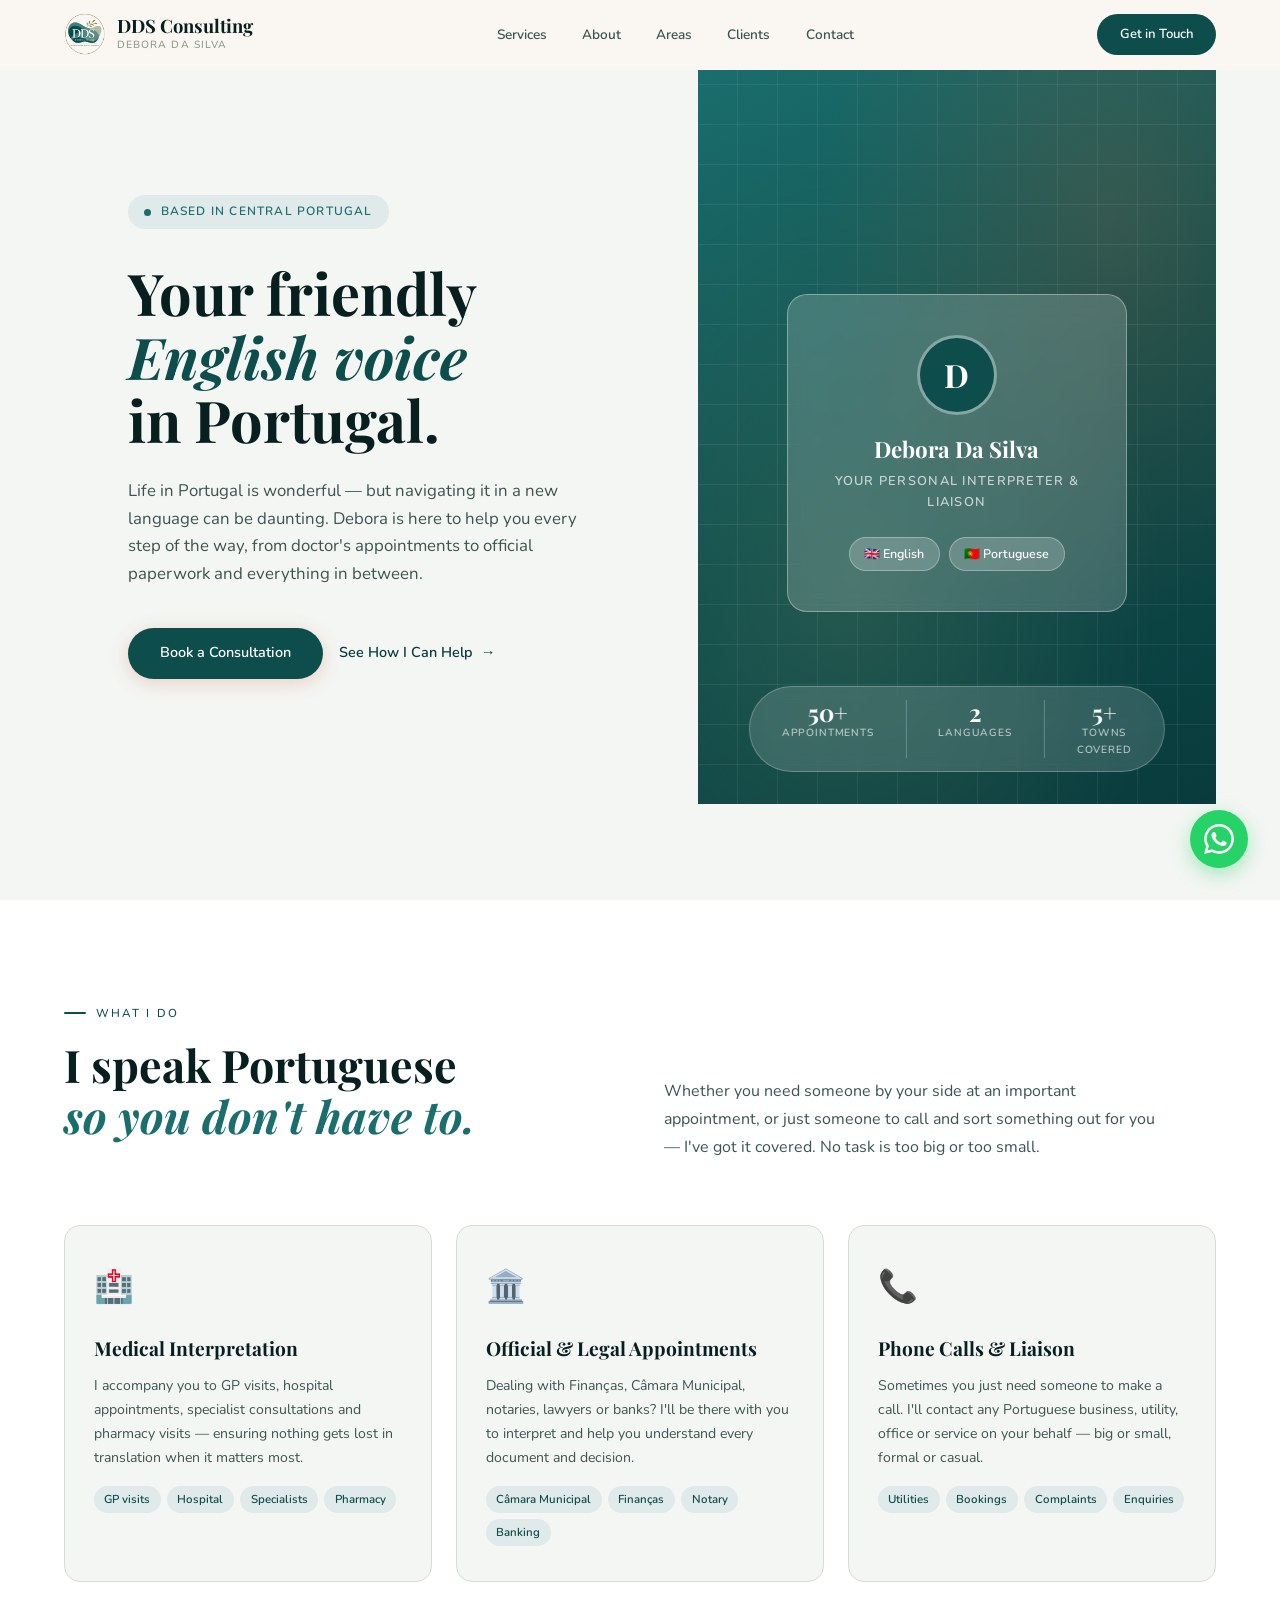
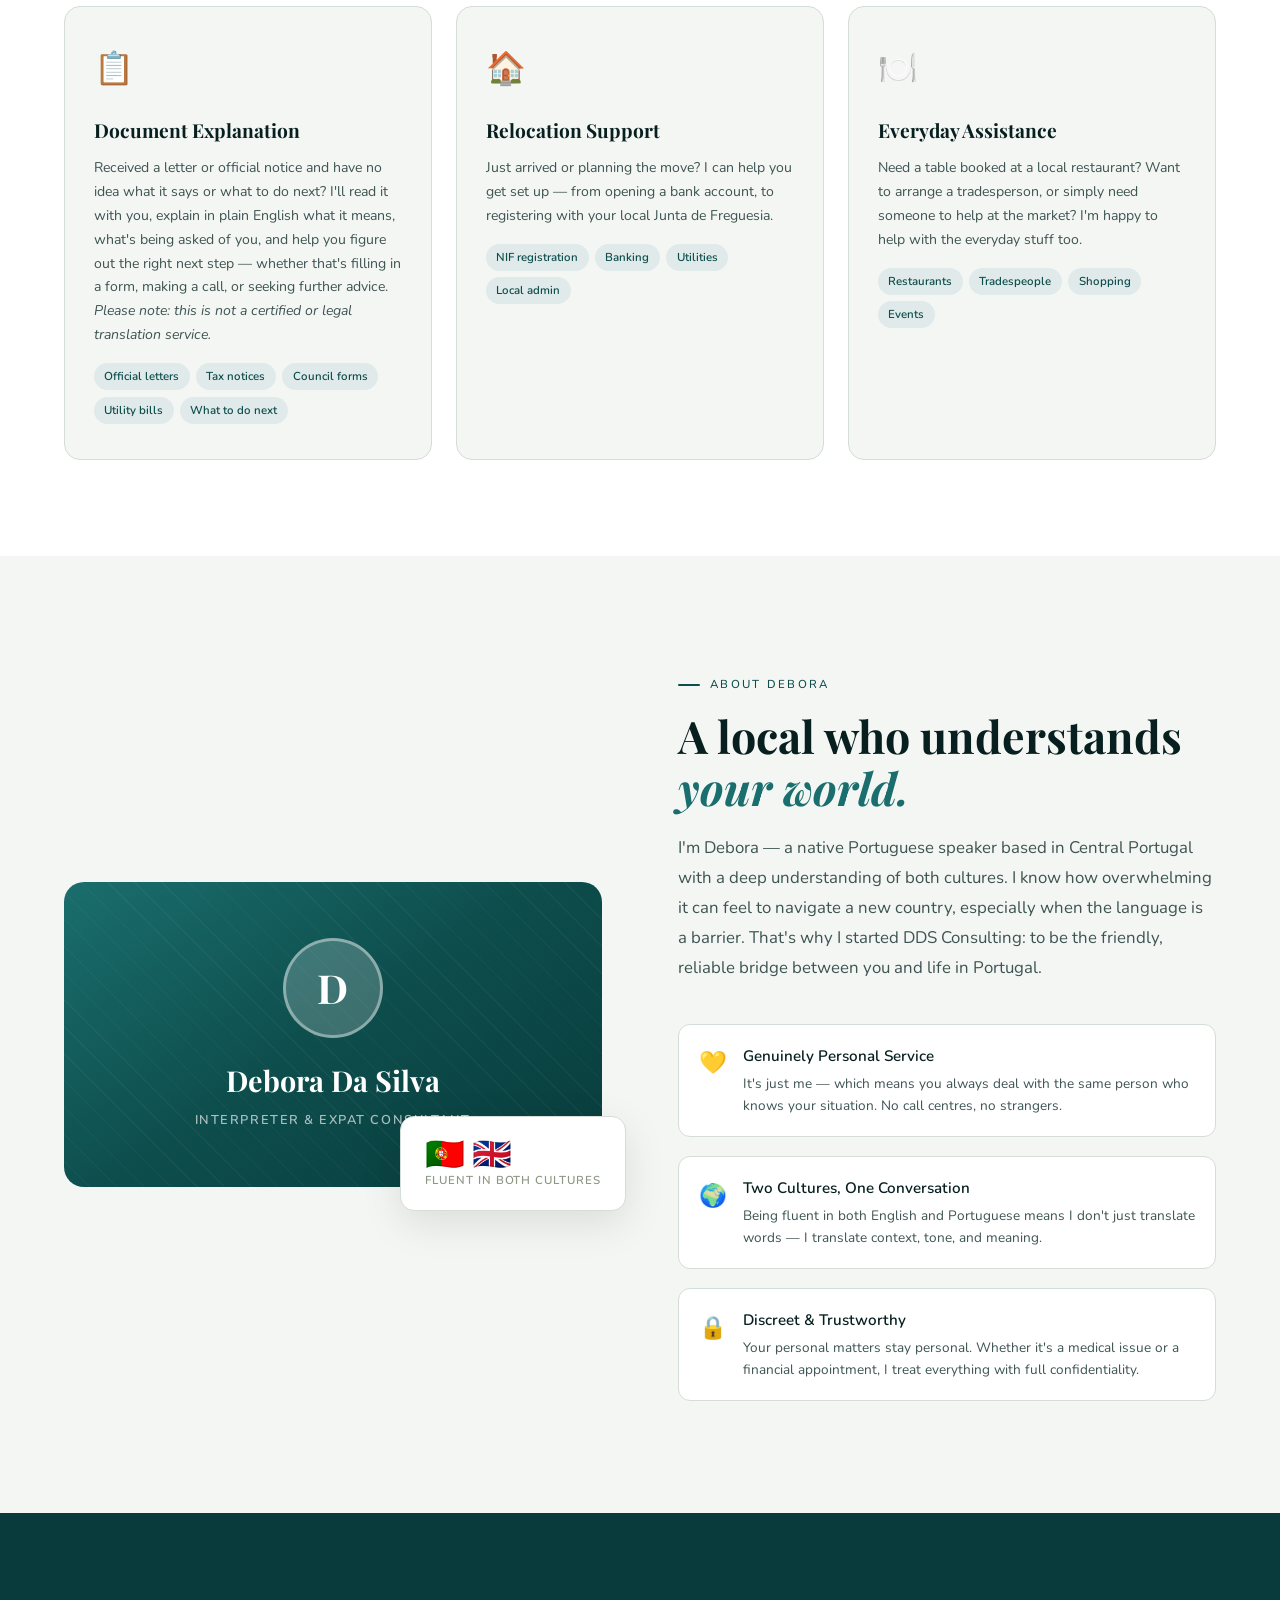
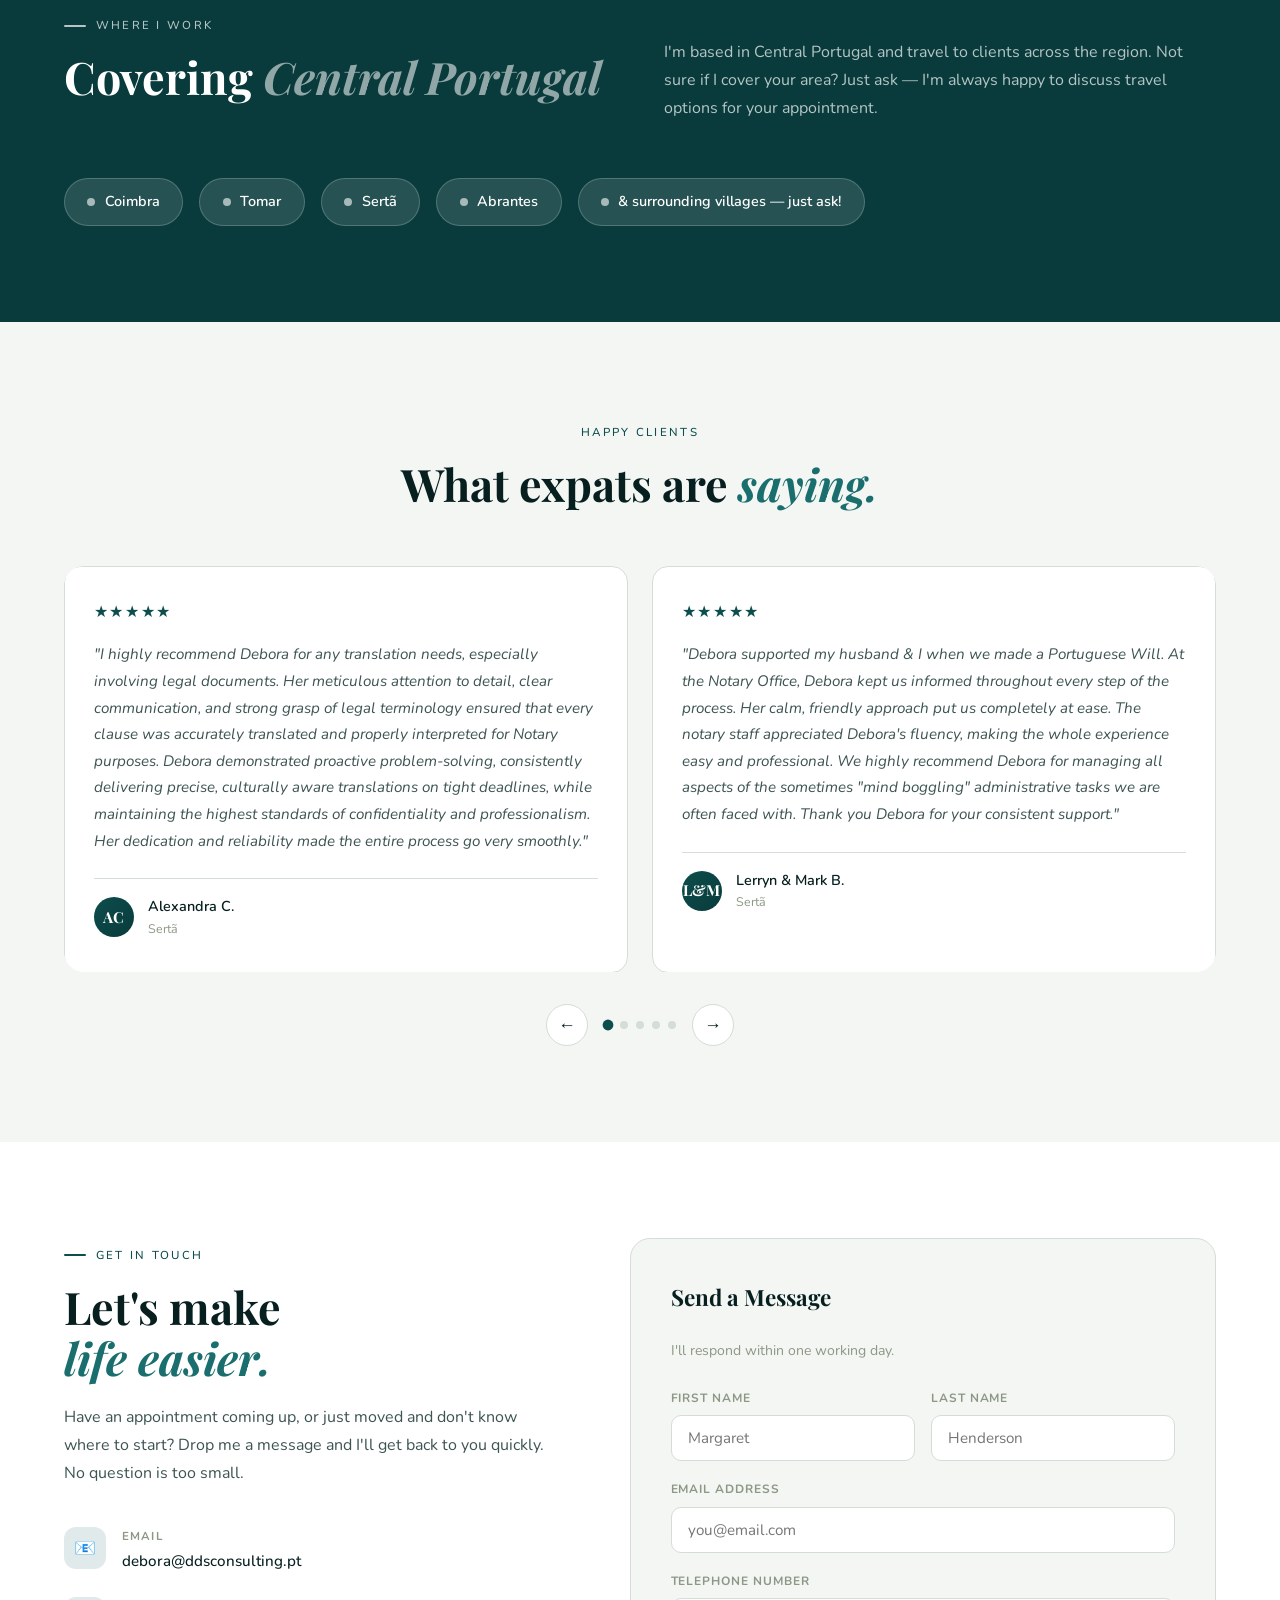
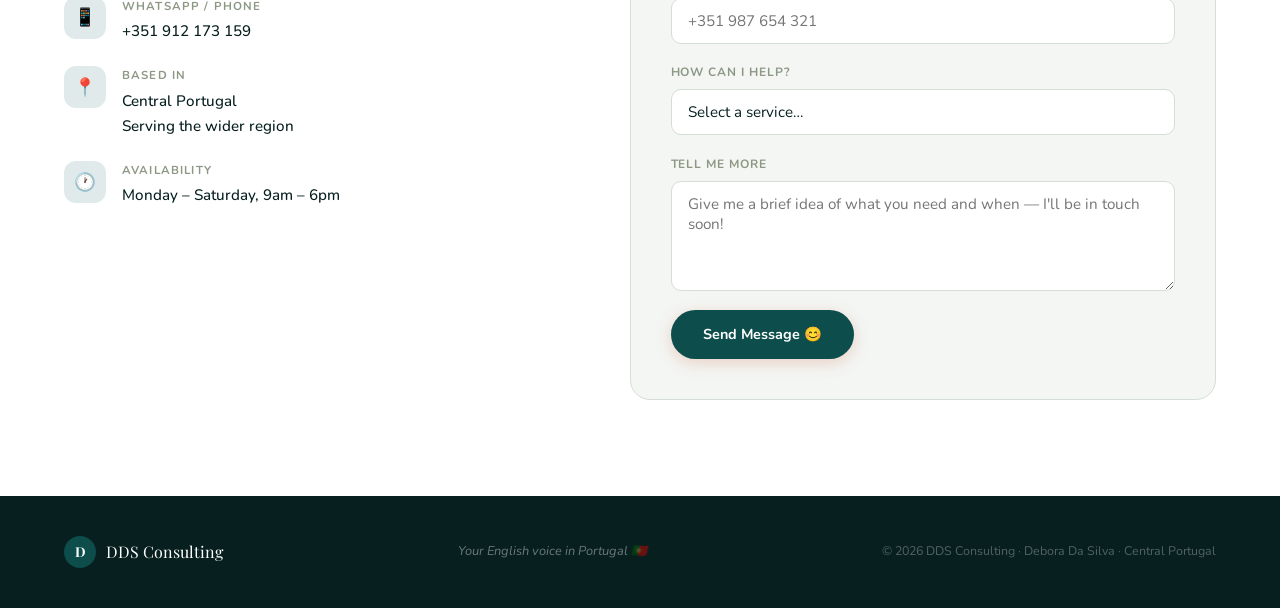
<file: index.html>
<!DOCTYPE html>
<html lang="en">
<head>
  <meta charset="UTF-8"/>
  <meta name="viewport" content="width=device-width, initial-scale=1.0"/>
  <title>DDS Consulting — Your English Voice in Portugal</title>
  <!-- Primary Meta Tags -->
  <meta name="description" content="DDS Consulting — English language support for expats and tourists in Sertã and Central Portugal. Debora Da Silva provides interpretation, appointment accompaniment, phone calls and document explanation services."/>
  <meta name="keywords" content="expat help Portugal, English interpreter Sertã, expat support Central Portugal, English speaking assistant Portugal, interpreter Central Portugal, expat services Sertã, help with appointments Portugal, English Portuguese interpreter, tourist help Portugal, Debora Da Silva"/>
  <meta name="author" content="Debora Da Silva — DDS Consulting"/>
  <meta name="robots" content="index, follow"/>
  <meta name="geo.region" content="PT"/>
  <meta name="geo.placename" content="Sertã, Central Portugal"/>

   <!-- Open Graph / Facebook / WhatsApp sharing -->
  <meta property="og:type" content="website"/>
  <meta property="og:url" content="https://dds-consulting.pt"/>
  <meta property="og:title" content="DDS Consulting — Your English Voice in Portugal"/>
  <meta property="og:description" content="Need help navigating life in Portugal? Debora provides friendly English language support for expats and tourists in Sertã and Central Portugal — from medical appointments to official paperwork."/>
  <meta property="og:image" content="https://dds-consulting.pt/og-image.jpg"/>
  <meta property="og:locale" content="en_GB"/>

  <!-- Twitter/X sharing -->
  <meta name="twitter:card" content="summary_large_image"/>
  <meta name="twitter:title" content="DDS Consulting — Your English Voice in Portugal"/>
  <meta name="twitter:description" content="Friendly English language support for expats and tourists in Sertã and Central Portugal."/>
  <meta name="twitter:image" content="https://dds-consulting.pt/og-image.jpg"/>

  <!-- Canonical URL -->
  <link rel="canonical" href="https://dds-consulting.pt"/>
  <link rel="preconnect" href="https://fonts.googleapis.com">
  <link rel="preconnect" href="https://fonts.gstatic.com" crossorigin>
  <link href="https://fonts.googleapis.com/css2?family=Playfair+Display:ital,wght@0,400;0,700;1,400&family=Nunito:wght@300;400;500;600&display=swap" rel="stylesheet">
  <link rel="stylesheet" href="styles.css">
  
  <!-- Favicons -->
  <link rel="icon" type="image/png" href="/favicon.png"/>
  <link rel="icon" type="image/x-icon" href="/favicon.ico"/>
  
  <!-- Netlify identity-widget -->
  <script src="https://identity.netlify.com/v1/netlify-identity-widget.js"></script>
  
  <!-- Google Search Console -->
  <meta name="google-site-verification" content="JJDs1xvYxXoWrPOrXPWV4-7FOUUJEZvUQoWNfXBrBas" />
</head>
<body>

<!-- NAV -->
<nav id="navbar">
  <a class="nav-logo" href="#hero">
    <img src="dds-logo-clean.png" alt="DDS Consulting Logo" class="nav-logo-mark"/>
    <div>
      <div class="nav-logo-text">DDS Consulting</div>
      <div class="nav-logo-sub">Debora Da Silva</div>
    </div>
  </a>
  <ul class="nav-links">
    <li><a href="#services">Services</a></li>
    <li><a href="#about">About</a></li>
    <li><a href="#areas">Areas</a></li>
    <li><a href="#testimonials">Clients</a></li>
    <li><a href="#contact">Contact</a></li>
  </ul>
  <a class="nav-cta" href="#contact">Get in Touch</a>
</nav>

<!-- HERO -->
<section id="hero">
  <div class="hero-left">
    <div class="hero-flag">
      <div class="hero-flag-dot"></div>
      Based in Central Portugal
    </div>
    <h1 class="hero-headline">
      Your friendly<br>
      <em>English voice</em><br>
      in Portugal.
    </h1>
    <p class="hero-sub">
      Life in Portugal is wonderful — but navigating it in a new language can be daunting. Debora is here to help you every step of the way, from doctor's appointments to official paperwork and everything in between.
    </p>
    <div class="hero-actions">
      <a class="btn-primary" href="#contact">Book a Consultation</a>
      <a class="btn-secondary" href="#services">See How I Can Help</a>
    </div>
  </div>
  <div class="hero-right">
    <div class="hero-card">
      <div class="hero-card-avatar">D</div>
      <div class="hero-card-name">Debora Da Silva</div>
      <div class="hero-card-role">Your Personal Interpreter &amp; Liaison</div>
      <div class="hero-card-langs">
        <div class="lang-tag">🇬🇧 English</div>
        <div class="lang-tag">🇵🇹 Portuguese</div>
      </div>
    </div>
    <div class="hero-stat-strip">
      <div class="hero-stat">
        <div class="hero-stat-num">50+</div>
        <div class="hero-stat-label">Appointments</div>
      </div>
      <div class="stat-divider"></div>
      <div class="hero-stat">
        <div class="hero-stat-num">2</div>
        <div class="hero-stat-label">Languages</div>
      </div>
      <div class="stat-divider"></div>
      <div class="hero-stat">
        <div class="hero-stat-num">5+</div>
        <div class="hero-stat-label">Towns Covered</div>
      </div>
    </div>
  </div>
</section>

<!-- SERVICES -->
<section id="services">
  <div class="services-intro">
    <div>
      <p class="section-tag reveal">What I Do</p>
      <h2 class="section-title reveal">I speak Portuguese<br><em>so you don't have to.</em></h2>
    </div>
    <p class="section-body reveal">
      Whether you need someone by your side at an important appointment, or just someone to call and sort something out for you — I've got it covered. No task is too big or too small.
    </p>
  </div>
  <div class="services-grid">
    <div class="service-card reveal">
      <span class="service-emoji">🏥</span>
      <h3 class="service-name">Medical Interpretation</h3>
      <p class="service-desc">I accompany you to GP visits, hospital appointments, specialist consultations and pharmacy visits — ensuring nothing gets lost in translation when it matters most.</p>
      <div class="service-examples">
        <span class="example-tag">GP visits</span>
        <span class="example-tag">Hospital</span>
        <span class="example-tag">Specialists</span>
        <span class="example-tag">Pharmacy</span>
      </div>
    </div>
    <div class="service-card reveal">
      <span class="service-emoji">🏛️</span>
      <h3 class="service-name">Official &amp; Legal Appointments</h3>
      <p class="service-desc">Dealing with Finanças, Câmara Municipal, notaries, lawyers or banks? I'll be there with you to interpret and help you understand every document and decision.</p>
      <div class="service-examples">
        <span class="example-tag">Câmara Municipal</span>
        <span class="example-tag">Finanças</span>
        <span class="example-tag">Notary</span>
        <span class="example-tag">Banking</span>
      </div>
    </div>
    <div class="service-card reveal">
      <span class="service-emoji">📞</span>
      <h3 class="service-name">Phone Calls &amp; Liaison</h3>
      <p class="service-desc">Sometimes you just need someone to make a call. I'll contact any Portuguese business, utility, office or service on your behalf — big or small, formal or casual.</p>
      <div class="service-examples">
        <span class="example-tag">Utilities</span>
        <span class="example-tag">Bookings</span>
        <span class="example-tag">Complaints</span>
        <span class="example-tag">Enquiries</span>
      </div>
    </div>
    <div class="service-card reveal">
      <span class="service-emoji">📋</span>
      <h3 class="service-name">Document Explanation</h3>
      <p class="service-desc">Received a letter or official notice and have no idea what it says or what to do next? I'll read it with you, explain in plain English what it means, what's being asked of you, and help you figure out the right next step — whether that's filling in a form, making a call, or seeking further advice. <em>Please note: this is not a certified or legal translation service.</em></p>
      <div class="service-examples">
        <span class="example-tag">Official letters</span>
        <span class="example-tag">Tax notices</span>
        <span class="example-tag">Council forms</span>
        <span class="example-tag">Utility bills</span>
        <span class="example-tag">What to do next</span>
      </div>
    </div>
    <div class="service-card reveal">
      <span class="service-emoji">🏠</span>
      <h3 class="service-name">Relocation Support</h3>
      <p class="service-desc">Just arrived or planning the move? I can help you get set up — from opening a bank account, to registering with your local Junta de Freguesia.</p>
      <div class="service-examples">
        <span class="example-tag">NIF registration</span>
        <span class="example-tag">Banking</span>
        <span class="example-tag">Utilities</span>
        <span class="example-tag">Local admin</span>
      </div>
    </div>
    <div class="service-card reveal">
      <span class="service-emoji">🍽️</span>
      <h3 class="service-name">Everyday Assistance</h3>
      <p class="service-desc">Need a table booked at a local restaurant? Want to arrange a tradesperson, or simply need someone to help at the market? I'm happy to help with the everyday stuff too.</p>
      <div class="service-examples">
        <span class="example-tag">Restaurants</span>
        <span class="example-tag">Tradespeople</span>
        <span class="example-tag">Shopping</span>
        <span class="example-tag">Events</span>
      </div>
    </div>
  </div>
</section>

<!-- ABOUT -->
<section id="about">
  <div class="about-visual reveal">
    <div class="about-main-card">
      <div class="about-avatar">D</div>
      <div class="about-card-name">Debora Da Silva</div>
      <div class="about-card-title">Interpreter &amp; Expat Consultant</div>
    </div>
    <div class="about-float-card">
      <div class="about-float-num">🇵🇹 🇬🇧</div>
      <div class="about-float-label">Fluent in both cultures</div>
    </div>
  </div>
  <div class="about-content">
    <p class="section-tag reveal">About Debora</p>
    <h2 class="section-title reveal">A local who understands<br><em>your world.</em></h2>
    <p class="about-intro reveal">
      I'm Debora — a native Portuguese speaker based in Central Portugal with a deep understanding of both cultures. I know how overwhelming it can feel to navigate a new country, especially when the language is a barrier. That's why I started DDS Consulting: to be the friendly, reliable bridge between you and life in Portugal.
    </p>
    <div class="about-pillars">
      <div class="pillar reveal">
        <div class="pillar-icon">💛</div>
        <div class="pillar-text">
          <strong>Genuinely Personal Service</strong>
          <p>It's just me — which means you always deal with the same person who knows your situation. No call centres, no strangers.</p>
        </div>
      </div>
      <div class="pillar reveal">
        <div class="pillar-icon">🌍</div>
        <div class="pillar-text">
          <strong>Two Cultures, One Conversation</strong>
          <p>Being fluent in both English and Portuguese means I don't just translate words — I translate context, tone, and meaning.</p>
        </div>
      </div>
      <div class="pillar reveal">
        <div class="pillar-icon">🔒</div>
        <div class="pillar-text">
          <strong>Discreet &amp; Trustworthy</strong>
          <p>Your personal matters stay personal. Whether it's a medical issue or a financial appointment, I treat everything with full confidentiality.</p>
        </div>
      </div>
    </div>
  </div>
</section>

<!-- AREAS COVERED -->
<section id="areas">
  <div class="areas-header">
    <div>
      <p class="section-tag reveal">Where I Work</p>
      <h2 class="section-title reveal">Covering <em>Central Portugal</em></h2>
    </div>
    <p class="section-body reveal">
      I'm based in Central Portugal and travel to clients across the region. Not sure if I cover your area? Just ask — I'm always happy to discuss travel options for your appointment.
    </p>
  </div>
  <div class="areas-grid">
    <div class="area-chip reveal"><span class="area-pin"></span> Coimbra</div>
    <div class="area-chip reveal"><span class="area-pin"></span> Tomar</div>
    <div class="area-chip reveal"><span class="area-pin"></span> Sertã</div>
    <div class="area-chip reveal"><span class="area-pin"></span> Abrantes</div>
    <div class="area-chip reveal"><span class="area-pin"></span> &amp; surrounding villages — just ask!</div>
  </div>
</section>

<!-- TESTIMONIALS -->
<section id="testimonials">
  <div class="testi-header">
    <p class="section-tag">Happy Clients</p>
    <h2 class="section-title">What expats are <em>saying.</em></h2>
  </div>
  <div class="testi-carousel-wrap">
    <div class="testi-carousel" id="testiCarousel">
      <!-- Track holds two sets of cards for seamless looping -->
      <div class="testi-track" id="testiTrack">
        <div class="testi-card">
          <div class="testi-stars">★★★★★</div>
          <p class="testi-text">"I highly recommend Debora for any translation needs, especially involving legal documents. Her meticulous attention to detail, clear communication, and strong grasp of legal terminology ensured that every clause was accurately translated and properly interpreted for Notary purposes. Debora demonstrated proactive problem-solving, consistently delivering precise, culturally aware translations on tight deadlines, while maintaining the highest standards of confidentiality and professionalism. Her dedication and reliability made the entire process go very smoothly."</p>
          <div class="testi-author">
            <div class="testi-avatar">AC</div>
            <div>
              <div class="testi-name">Alexandra C.</div>
              <div class="testi-loc">Sertã</div>
            </div>
          </div>
        </div>
        <div class="testi-card">
          <div class="testi-stars">★★★★★</div>
          <p class="testi-text">"Debora supported my husband &amp; I when we made a Portuguese Will. At the Notary Office, Debora kept us informed throughout every step of the process. Her calm, friendly approach put us completely at ease. The notary staff appreciated Debora's fluency, making the whole experience easy and professional. We highly recommend Debora for managing all aspects of the sometimes "mind boggling" administrative tasks we are often faced with. Thank you Debora for your consistent support."</p>
          <div class="testi-author">
            <div class="testi-avatar">L&amp;M</div>
            <div>
              <div class="testi-name">Lerryn &amp; Mark B.</div>
              <div class="testi-loc">Sertã</div>
            </div>
          </div>
        </div>
        <div class="testi-card">
          <div class="testi-stars">★★★★★</div>
          <p class="testi-text">"When Calvin and I purchased our ruin and land in Portugal, Debora was absolutely invaluable. Navigating the legal process in another language felt overwhelming, but she supported us every step of the way — accompanying us to notary and solicitor meetings, explaining all documents clearly and ensuring we understood everything before signing. Her calm, reassuring nature made complicated situations feel manageable. We honestly don't know how we'd have managed without her. Highly recommended! ❤️"</p>
          <div class="testi-author">
            <div class="testi-avatar">M&amp;C</div>
            <div>
              <div class="testi-name">Maria &amp; Calvin A.</div>
              <div class="testi-loc">Sertã area</div>
            </div>
          </div>
        </div>
        <div class="testi-card">
          <div class="testi-stars">★★★★★</div>
          <p class="testi-text">"Deb provided invaluable translation services and support for us on several occasions, always offering helpful guidance and local knowledge whenever needed. She was consistently positive, prompt, and professional, treating every matter with complete confidence and trust. Thorough, efficient, and reliable in all that she did, Deb delivered an outstanding and truly invaluable service. We would 100% recommend her to anyone needing trustworthy and professional support."</p>
          <div class="testi-author">
            <div class="testi-avatar">D&amp;M</div>
            <div>
              <div class="testi-name">Dianne &amp; Martin W.</div>
              <div class="testi-loc">Sertã area</div>
            </div>
          </div>
        </div>
        <div class="testi-card">
          <div class="testi-stars">★★★★★</div>
          <p class="testi-text">"The process of purchasing property in Portugal can seem a very daunting prospect, although with the support of someone who is fluent in both Portuguese and English made our experience seamless. Debora explained the buying process for us and ensured the paperwork was thoroughly translated during the meeting with our solicitors. We found Debora easy to contact and communicate with and no query unanswered. If you require any translation assistance we would 100% recommend DDS consulting services."</p>
          <div class="testi-author">
            <div class="testi-avatar">J&amp;G</div>
            <div>
              <div class="testi-name">J &amp; G Jones</div>
              <div class="testi-loc">Sertã area</div>
            </div>
          </div>
        </div>
      </div>
    </div>
    <!-- Prev / Next controls -->
    <div class="testi-controls">
      <button class="testi-btn" id="testiPrev" aria-label="Previous">&#8592;</button>
      <div class="testi-dots" id="testiDots"></div>
      <button class="testi-btn" id="testiNext" aria-label="Next">&#8594;</button>
    </div>
  </div>
</section>

<!-- CONTACT -->
<section id="contact">
  <div class="contact-wrap">
    <div class="contact-info">
      <p class="section-tag reveal">Get in Touch</p>
      <h2 class="section-title reveal">Let's make<br><em>life easier.</em></h2>
      <p class="section-body reveal">
        Have an appointment coming up, or just moved and don't know where to start? Drop me a message and I'll get back to you quickly. No question is too small.
      </p>
      <div class="contact-items">
        <div class="contact-item reveal">
          <div class="contact-item-icon">📧</div>
          <div>
            <div class="contact-item-label">Email</div>
            <div class="contact-item-value">debora@ddsconsulting.pt</div>
          </div>
        </div>
        <div class="contact-item reveal">
          <div class="contact-item-icon">📱</div>
          <div>
            <div class="contact-item-label">WhatsApp / Phone</div>
            <div class="contact-item-value">+351 912 173 159</div>
          </div>
        </div>
        <div class="contact-item reveal">
          <div class="contact-item-icon">📍</div>
          <div>
            <div class="contact-item-label">Based In</div>
            <div class="contact-item-value">Central Portugal<br>Serving the wider region</div>
          </div>
        </div>
        <div class="contact-item reveal">
          <div class="contact-item-icon">🕐</div>
          <div>
            <div class="contact-item-label">Availability</div>
            <div class="contact-item-value">Monday – Saturday, 9am – 6pm</div>
          </div>
        </div>
      </div>
    </div>
    <form class="contact-form reveal" name="contact" method="POST" netlify data-netlify-honeypot="bot-field">
	<input type="hidden" name="form-name" value="contact"/>
      <h3>Send a Message</h3>
      <p>I'll respond within one working day.</p>
      <div class="form-row">
        <div class="form-group">
          <label for="fname">First Name</label>
          <input type="text" id="fname" name="first-name" placeholder="Margaret"/>
        </div>
        <div class="form-group">
          <label for="lname">Last Name</label>
          <input type="text" id="lname" name="last-name" placeholder="Henderson"/>
        </div>
      </div>
      <div class="form-group">
        <label for="email">Email Address</label>
        <input type="email" id="email" name="email" placeholder="you@email.com"/>
      </div>
	  <div class="form-group">
	    <label for="telephone">Telephone Number</label>
	    <input type="tel" id="telephone" name="telephone" placeholder="+351 987 654 321"/>
	  </div>
      <div class="form-group">
        <label for="service">How Can I Help?</label>
        <select id="service" name="service">
          <option value="" disabled selected>Select a service…</option>
          <option>Medical Appointment</option>
          <option>Official / Legal Appointment</option>
          <option>Phone Call / Liaison</option>
          <option>Document Translation</option>
          <option>Relocation Support</option>
          <option>Everyday Assistance</option>
          <option>Something Else</option>
        </select>
      </div>
      <div class="form-group">
        <label for="message">Tell Me More</label>
        <textarea id="message" name="message" placeholder="Give me a brief idea of what you need and when — I'll be in touch soon!"></textarea>
      </div>
		<p class="hidden-field">
		  <label>Don't fill this out: <input name="bot-field"></label>	
		</p>
      <button type="submit" class="form-submit">Send Message 😊</button>
    </form>
  </div>
</section>

<!-- FOOTER -->
<footer>
  <div class="footer-logo">
    <div class="footer-logo-mark">D</div>
    <div class="footer-logo-text">DDS Consulting</div>
  </div>
  <div class="footer-tagline">Your English voice in Portugal 🇵🇹</div>
  <div class="footer-copy">© 2026 DDS Consulting · Debora Da Silva · Central Portugal</div>
</footer>

<script src="scripts.js"></script>
<!-- WhatsApp Floating Button -->
<a href="https://wa.me/351912173159" target="_blank" rel="noopener noreferrer" class="whatsapp-float" aria-label="Chat with Debora on WhatsApp">
  <svg xmlns="http://www.w3.org/2000/svg" viewBox="0 0 24 24" fill="white" width="30px" height="30px">
    <path d="M17.472 14.382c-.297-.149-1.758-.867-2.03-.967-.273-.099-.471-.148-.67.15-.197.297-.767.966-.94 1.164-.173.199-.347.223-.644.075-.297-.15-1.255-.463-2.39-1.475-.883-.788-1.48-1.761-1.653-2.059-.173-.297-.018-.458.13-.606.134-.133.298-.347.446-.52.149-.174.198-.298.298-.497.099-.198.05-.371-.025-.52-.075-.149-.669-1.612-.916-2.207-.242-.579-.487-.5-.669-.51-.173-.008-.371-.01-.57-.01-.198 0-.52.074-.792.372-.272.297-1.04 1.016-1.04 2.479 0 1.462 1.065 2.875 1.213 3.074.149.198 2.096 3.2 5.077 4.487.709.306 1.262.489 1.694.625.712.227 1.36.195 1.871.118.571-.085 1.758-.719 2.006-1.413.248-.694.248-1.289.173-1.413-.074-.124-.272-.198-.57-.347m-5.421 7.403h-.004a9.87 9.87 0 01-5.031-1.378l-.361-.214-3.741.982.998-3.648-.235-.374a9.86 9.86 0 01-1.51-5.26c.001-5.45 4.436-9.884 9.888-9.884 2.64 0 5.122 1.03 6.988 2.898a9.825 9.825 0 012.893 6.994c-.003 5.45-4.437 9.884-9.885 9.884m8.413-18.297A11.815 11.815 0 0012.05 0C5.495 0 .16 5.335.157 11.892c0 2.096.547 4.142 1.588 5.945L.057 24l6.305-1.654a11.882 11.882 0 005.683 1.448h.005c6.554 0 11.89-5.335 11.893-11.893a11.821 11.821 0 00-3.48-8.413z"/>
  </svg>
</a>
<!-- Netlify Identity redirect handler -->
<script>
  if (window.netlifyIdentity) {
    window.netlifyIdentity.on("init", user => {
      if (!user) {
        window.netlifyIdentity.on("login", () => {
          document.location.href = "/admin/dashboard.html";
        });
      }
    });
  }
</script>
</body>
</html>
</file>
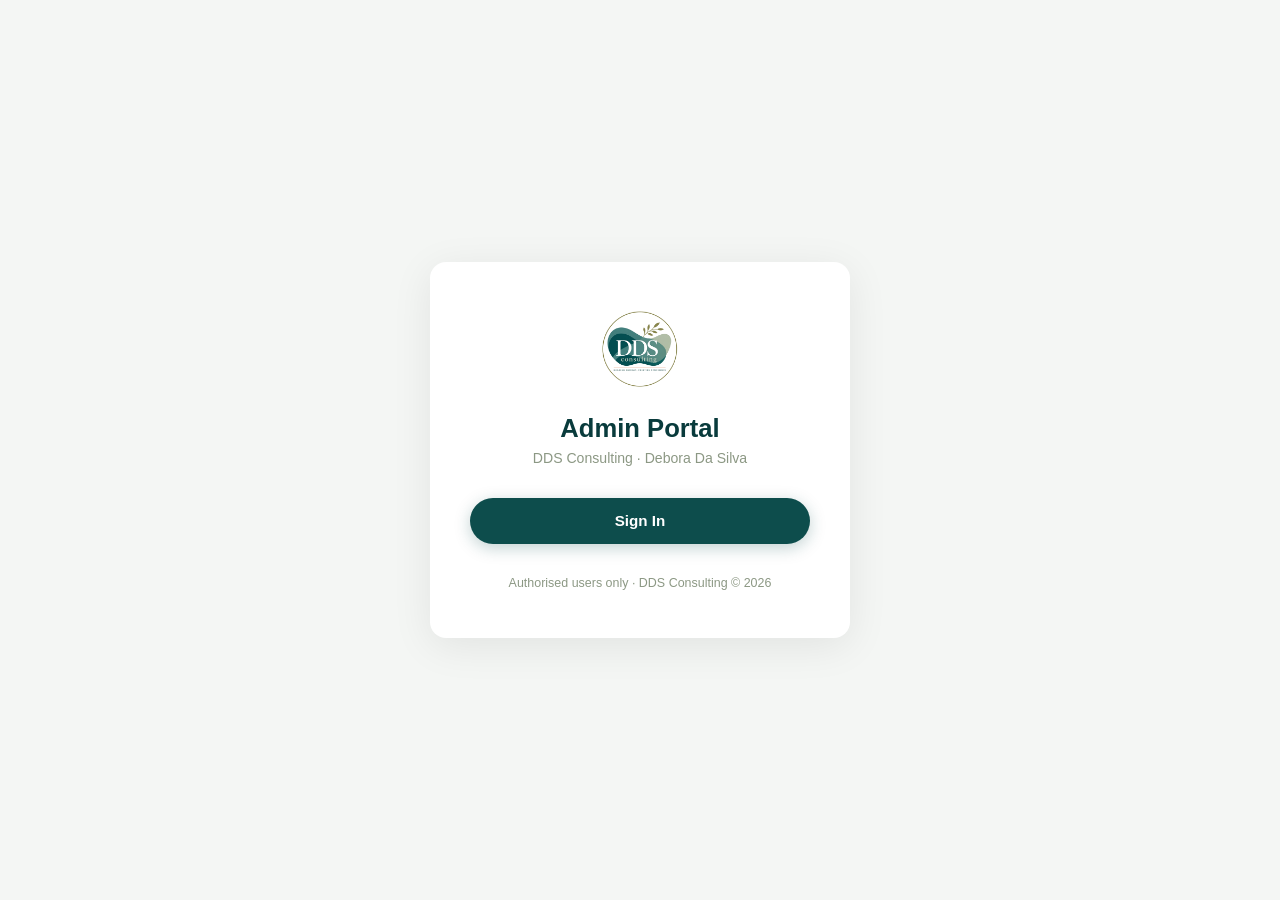
<file: admin/index.html>
<!DOCTYPE html>
<html lang="en">
<head>
  <meta charset="UTF-8"/>
  <meta name="viewport" content="width=device-width, initial-scale=1.0"/>
  <title>DDS Consulting — Admin Login</title>
  <script src="https://identity.netlify.com/v1/netlify-identity-widget.js"></script>
  <style>
    * { box-sizing: border-box; margin: 0; padding: 0; }

    body {
      font-family: 'Segoe UI', sans-serif;
      background: #f4f6f4;
      min-height: 100vh;
      display: flex;
      align-items: center;
      justify-content: center;
    }

    .login-wrap {
      background: #fff;
      border-radius: 16px;
      padding: 3rem 2.5rem;
      width: min(420px, 90vw);
      box-shadow: 0 8px 40px rgba(0,0,0,.08);
      text-align: center;
    }

    .login-logo {
      width: 80px;
      height: 80px;
      border-radius: 16px;
      margin: 0 auto 1.5rem;
      display: block;
    }

    .login-title {
      font-size: 1.6rem;
      font-weight: 700;
      color: #093b3c;
      margin-bottom: .4rem;
    }

    .login-sub {
      font-size: .88rem;
      color: #8c9884;
      margin-bottom: 2rem;
    }

    .login-btn {
      display: inline-block;
      width: 100%;
      padding: .9rem 2rem;
      background: #0d4d4c;
      color: #fff;
      font-size: .95rem;
      font-weight: 600;
      border: none;
      border-radius: 50px;
      cursor: pointer;
      transition: background .2s, transform .2s;
      box-shadow: 0 4px 16px rgba(13,77,76,.25);
    }
    .login-btn:hover {
      background: #1a6e6d;
      transform: translateY(-2px);
    }

    .login-footer {
      margin-top: 2rem;
      font-size: .78rem;
      color: #8c9884;
    }

    .status-msg {
      margin-top: 1rem;
      font-size: .85rem;
      color: #c0392b;
      display: none;
    }
  </style>
  
  <!-- Favicons -->
  <link rel="icon" type="image/png" href="../favicon.png"/>
  <link rel="icon" type="image/x-icon" href="../favicon.ico"/>  
</head>
<body>

<div class="login-wrap">
  <img src="../dds-logo-clean.png" alt="DDS Consulting" class="login-logo"/>
  <h1 class="login-title">Admin Portal</h1>
  <p class="login-sub">DDS Consulting · Debora Da Silva</p>
  <button class="login-btn" onclick="openLogin()">Sign In</button>
  <p class="status-msg" id="statusMsg">Access denied. Please sign in.</p>
  <p class="login-footer">Authorised users only · DDS Consulting © 2026</p>
</div>

<script>
  // Initialise Netlify Identity
  netlifyIdentity.init({
    APIUrl: 'https://dds-consulting.pt/.netlify/identity'
  });

  // If already logged in, redirect to dashboard
  netlifyIdentity.on('init', user => {
    if (user) {
      window.location.href = '/admin/dashboard.html';
    }
  });

  // On successful login, redirect to dashboard
  netlifyIdentity.on('login', user => {
    netlifyIdentity.close();
    window.location.href = '/admin/dashboard.html';
  });

  function openLogin() {
    netlifyIdentity.open('login');
  }
</script>

</body>
</html>
</file>
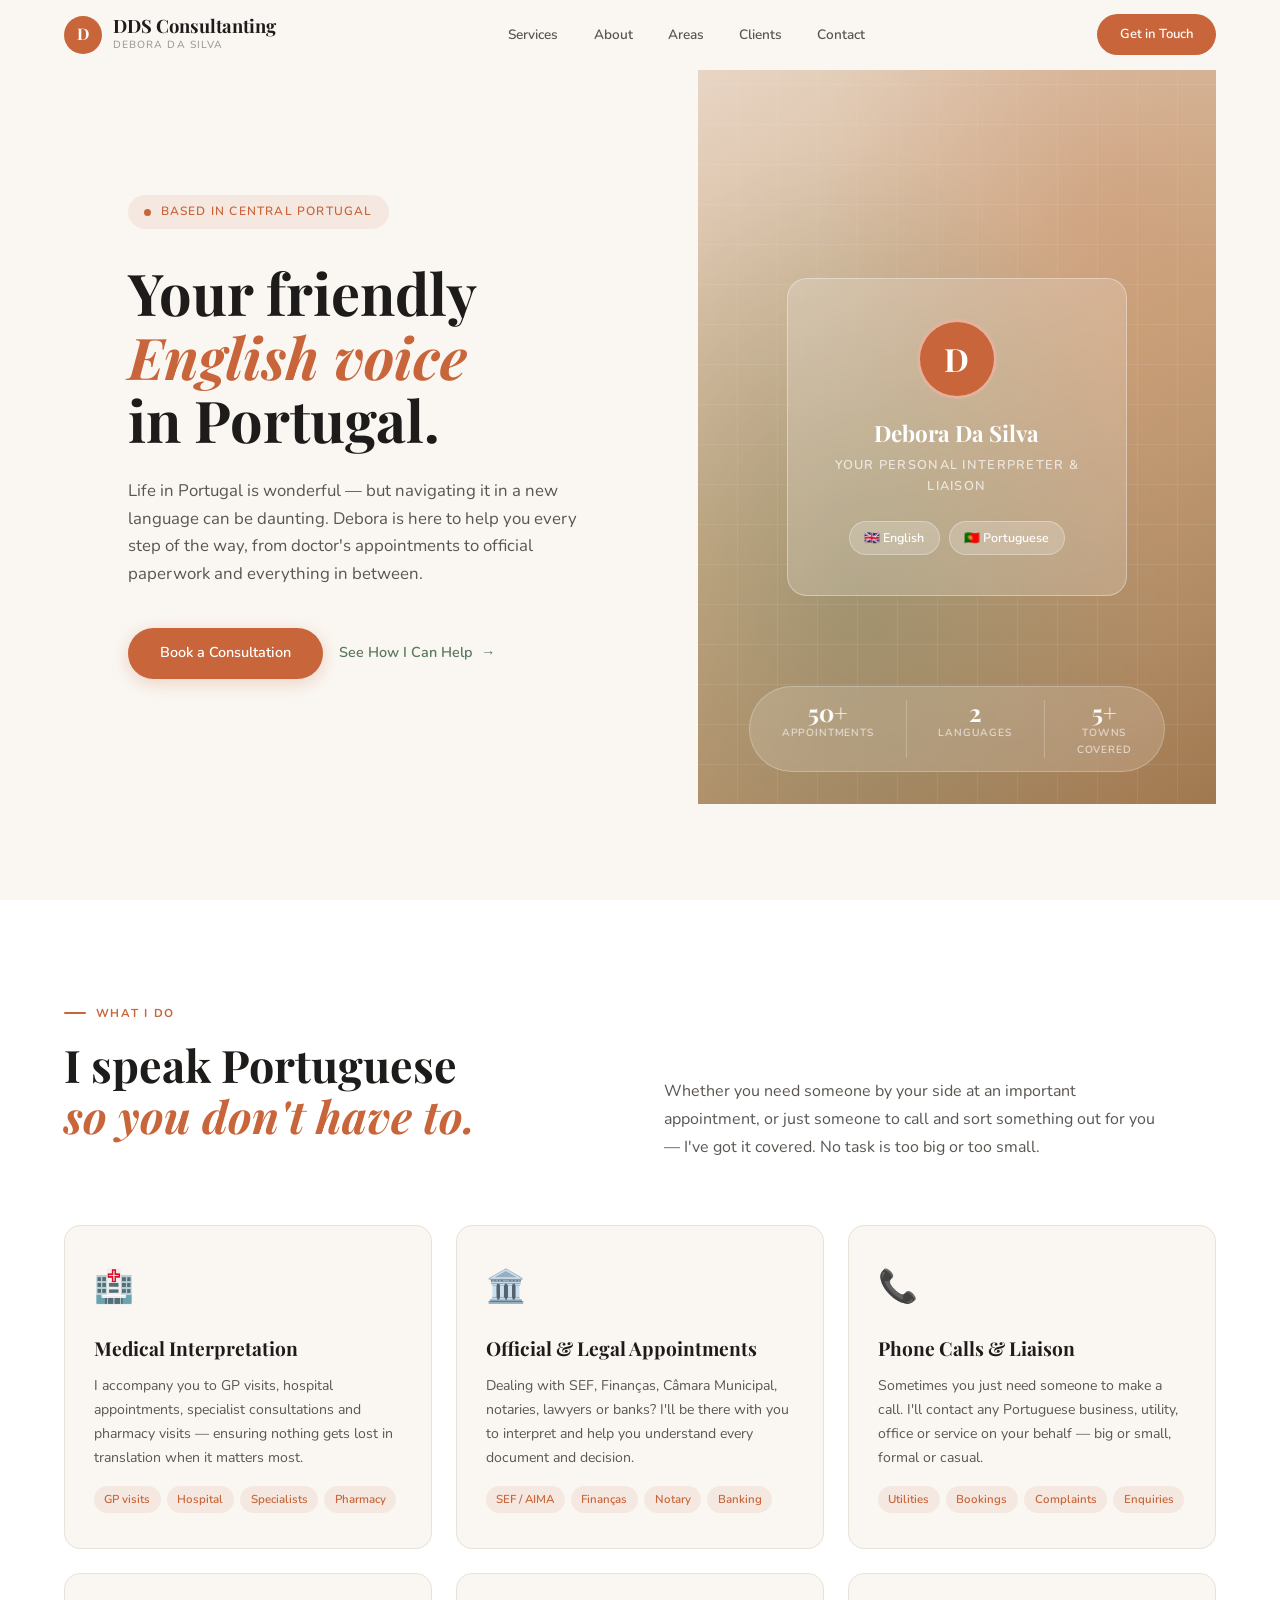
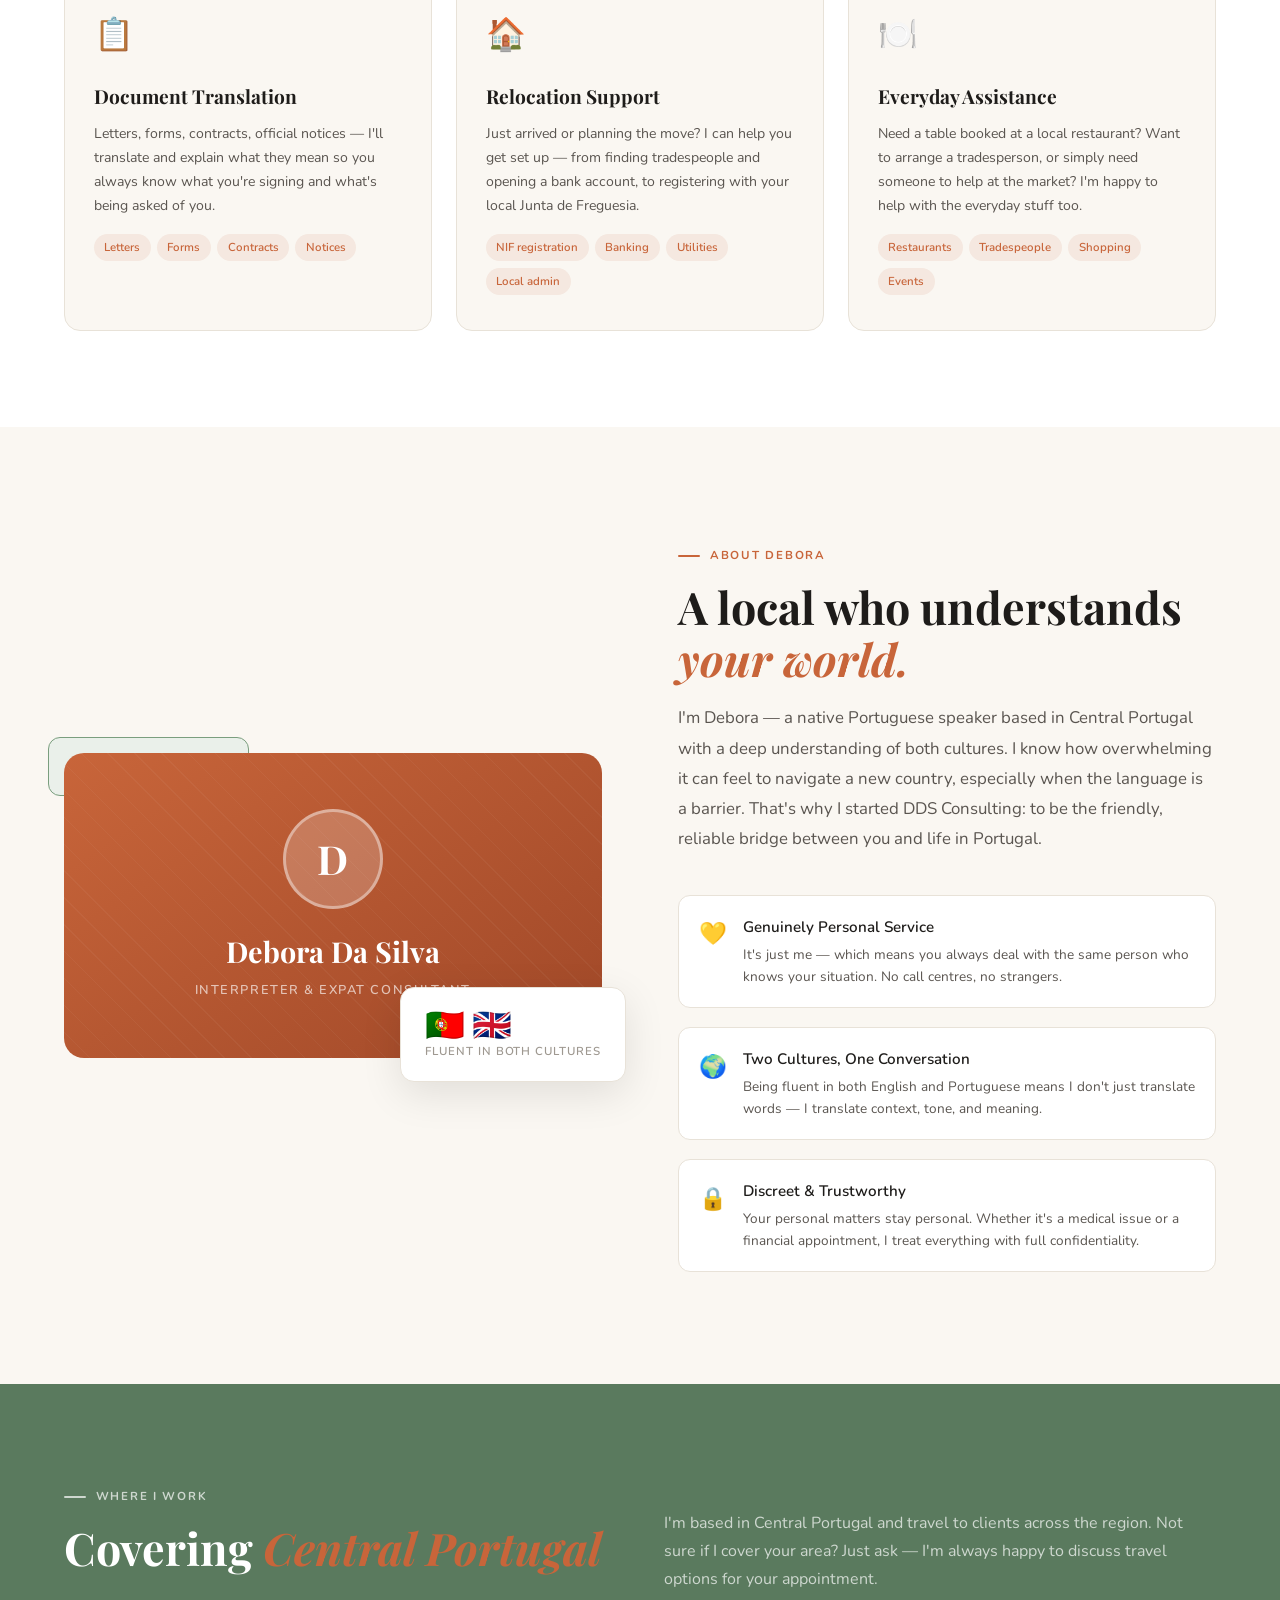
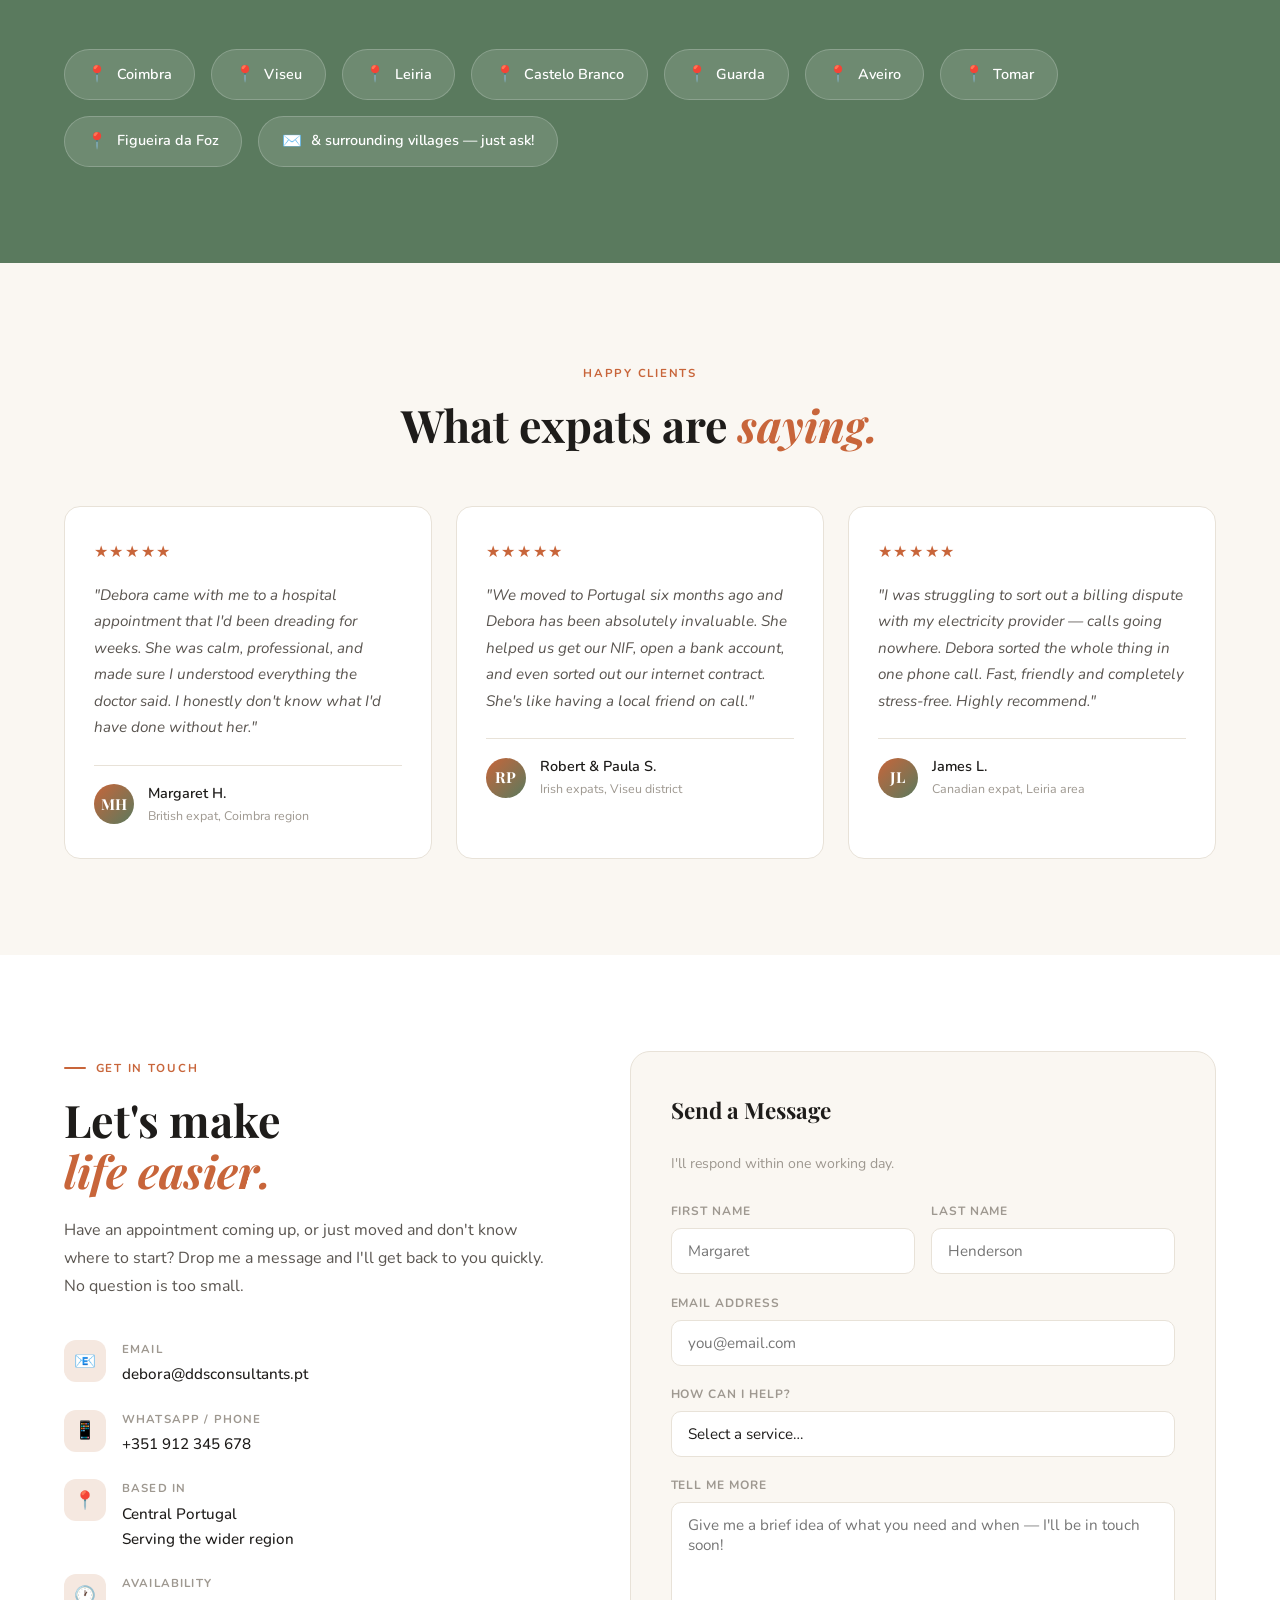
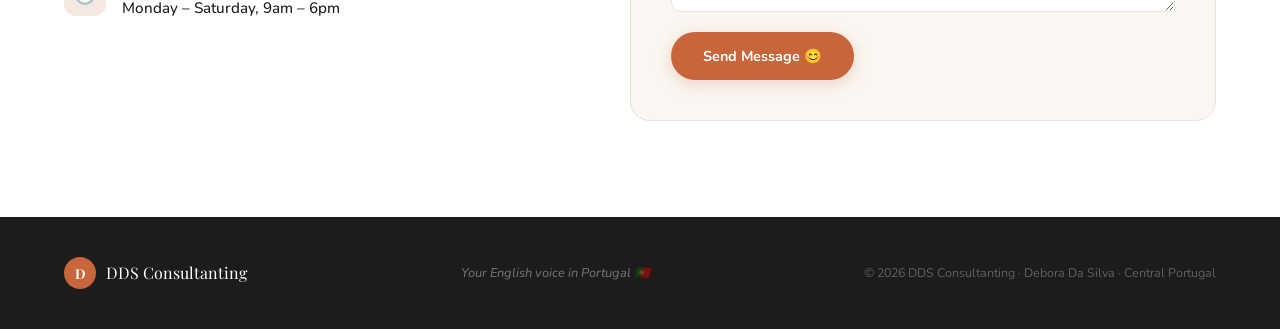
<file: dds-consultants.html>
<!DOCTYPE html>
<html lang="en">
<head>
  <meta charset="UTF-8"/>
  <meta name="viewport" content="width=device-width, initial-scale=1.0"/>
  <title>DDS Consultanting — Your English Voice in Portugal</title>
  <link rel="preconnect" href="https://fonts.googleapis.com">
  <link rel="preconnect" href="https://fonts.gstatic.com" crossorigin>
  <link href="https://fonts.googleapis.com/css2?family=Playfair+Display:ital,wght@0,400;0,700;1,400&family=Nunito:wght@300;400;500;600&display=swap" rel="stylesheet">
  <style>
    *, *::before, *::after { box-sizing: border-box; margin: 0; padding: 0; }

    :root {
      --terracotta:   #c8653a;
      --terra-lt:     #e0845a;
      --terra-pale:   #f5e8e0;
      --sage:         #5a7a5e;
      --sage-lt:      #7a9e7e;
      --sage-pale:    #eaf0ea;
      --cream:        #faf7f2;
      --white:        #ffffff;
      --ink:          #1e1c1a;
      --ink-soft:     #5a5550;
      --ink-ghost:    #9e9890;
      --line:         #e8e2d8;
      --nav-h:        70px;
    }

    html { scroll-behavior: smooth; }

    body {
      font-family: 'Nunito', sans-serif;
      background: var(--cream);
      color: var(--ink);
      font-size: 16px;
      line-height: 1.65;
      -webkit-font-smoothing: antialiased;
    }

    /* ── NAV ── */
    nav {
      position: fixed; top: 0; left: 0; right: 0; z-index: 100;
      height: var(--nav-h);
      display: flex; align-items: center; justify-content: space-between;
      padding: 0 5vw;
      background: rgba(250,247,242,0.92);
      backdrop-filter: blur(14px);
      border-bottom: 1px solid transparent;
      transition: border-color .3s;
    }
    nav.scrolled { border-color: var(--line); }

    .nav-logo {
      display: flex; align-items: center; gap: .7rem;
      text-decoration: none;
    }
    .nav-logo-mark {
      width: 38px; height: 38px;
      background: var(--terracotta);
      border-radius: 50%;
      display: flex; align-items: center; justify-content: center;
      font-family: 'Playfair Display', serif;
      font-size: 1rem;
      color: var(--white);
      font-weight: 700;
      flex-shrink: 0;
    }
    .nav-logo-text {
      font-family: 'Playfair Display', serif;
      font-size: 1.15rem;
      font-weight: 700;
      color: var(--ink);
      line-height: 1.1;
    }
    .nav-logo-sub {
      font-size: .65rem;
      font-weight: 500;
      letter-spacing: .1em;
      text-transform: uppercase;
      color: var(--ink-ghost);
    }

    .nav-links { display: flex; gap: 2.2rem; list-style: none; }
    .nav-links a {
      font-size: .85rem;
      font-weight: 600;
      color: var(--ink-soft);
      text-decoration: none;
      transition: color .2s;
    }
    .nav-links a:hover { color: var(--terracotta); }

    .nav-cta {
      font-size: .82rem;
      font-weight: 600;
      color: var(--white);
      background: var(--terracotta);
      padding: .6rem 1.4rem;
      border-radius: 50px;
      text-decoration: none;
      transition: background .2s, transform .2s;
    }
    .nav-cta:hover { background: var(--terra-lt); transform: translateY(-1px); }

    /* ── HERO ── */
    #hero {
      min-height: 100vh;
      padding-top: var(--nav-h);
      display: grid;
      grid-template-columns: 1.1fr .9fr;
      overflow: hidden;
    }

    .hero-left {
      display: flex; flex-direction: column; justify-content: center;
      padding: 6vw 4vw 6vw 5vw;
    }

    .hero-flag {
      display: inline-flex; align-items: center; gap: .6rem;
      background: var(--terra-pale);
      color: var(--terracotta);
      font-size: .75rem;
      font-weight: 600;
      letter-spacing: .1em;
      text-transform: uppercase;
      padding: .45rem 1rem;
      border-radius: 50px;
      margin-bottom: 2rem;
      width: fit-content;
      opacity: 0;
      transform: translateY(14px);
      animation: fadeUp .7s .1s forwards;
    }
    .hero-flag-dot {
      width: 7px; height: 7px;
      background: var(--terracotta);
      border-radius: 50%;
      animation: pulse 2s infinite;
    }

    @keyframes pulse {
      0%, 100% { opacity: 1; transform: scale(1); }
      50% { opacity: .5; transform: scale(.7); }
    }

    h1.hero-headline {
      font-family: 'Playfair Display', serif;
      font-size: clamp(2.8rem, 4.5vw, 5rem);
      font-weight: 700;
      line-height: 1.1;
      color: var(--ink);
      margin-bottom: 1.6rem;
      opacity: 0;
      transform: translateY(18px);
      animation: fadeUp .85s .25s forwards;
    }
    h1.hero-headline em {
      font-style: italic;
      color: var(--terracotta);
    }

    .hero-sub {
      font-size: 1.05rem;
      font-weight: 400;
      color: var(--ink-soft);
      max-width: 460px;
      margin-bottom: 2.5rem;
      opacity: 0;
      transform: translateY(18px);
      animation: fadeUp .85s .4s forwards;
    }

    .hero-actions {
      display: flex; gap: 1rem; align-items: center; flex-wrap: wrap;
      opacity: 0;
      transform: translateY(18px);
      animation: fadeUp .85s .55s forwards;
    }

    .btn-primary {
      display: inline-block;
      padding: .85rem 2rem;
      background: var(--terracotta);
      color: var(--white);
      font-family: 'Nunito', sans-serif;
      font-size: .9rem;
      font-weight: 600;
      border-radius: 50px;
      text-decoration: none;
      transition: background .2s, transform .2s, box-shadow .2s;
      box-shadow: 0 4px 18px rgba(200,101,58,.25);
    }
    .btn-primary:hover {
      background: var(--terra-lt);
      transform: translateY(-2px);
      box-shadow: 0 8px 24px rgba(200,101,58,.3);
    }

    .btn-secondary {
      display: inline-flex; align-items: center; gap: .5rem;
      font-size: .9rem;
      font-weight: 600;
      color: var(--sage);
      text-decoration: none;
      transition: color .2s;
    }
    .btn-secondary:hover { color: var(--terracotta); }
    .btn-secondary::after { content: '→'; transition: transform .2s; }
    .btn-secondary:hover::after { transform: translateX(4px); }

    .hero-right {
      position: relative;
      background: linear-gradient(150deg, #e8d5c4 0%, #c9a882 50%, #a07850 100%);
      display: flex; align-items: center; justify-content: center;
      overflow: hidden;
      opacity: 0;
      animation: fadeIn 1s .3s forwards;
    }

    .hero-right::before {
      content: '';
      position: absolute; inset: 0;
      background:
        radial-gradient(ellipse at 30% 70%, rgba(90,122,94,.3) 0%, transparent 60%),
        radial-gradient(ellipse at 80% 20%, rgba(200,101,58,.2) 0%, transparent 50%);
    }

    /* Azulejo tile pattern */
    .hero-right::after {
      content: '';
      position: absolute; inset: 0;
      background-image:
        repeating-linear-gradient(0deg, transparent, transparent 39px, rgba(255,255,255,.07) 39px, rgba(255,255,255,.07) 40px),
        repeating-linear-gradient(90deg, transparent, transparent 39px, rgba(255,255,255,.07) 39px, rgba(255,255,255,.07) 40px);
    }

    .hero-card {
      position: relative; z-index: 2;
      background: rgba(255,255,255,.18);
      backdrop-filter: blur(10px);
      border: 1px solid rgba(255,255,255,.35);
      border-radius: 20px;
      padding: 2.5rem 2rem;
      text-align: center;
      width: min(340px, 80%);
    }

    .hero-card-avatar {
      width: 80px; height: 80px;
      background: var(--terracotta);
      border-radius: 50%;
      display: flex; align-items: center; justify-content: center;
      font-family: 'Playfair Display', serif;
      font-size: 2rem;
      color: var(--white);
      font-weight: 700;
      margin: 0 auto 1rem;
      border: 3px solid rgba(255,255,255,.5);
    }

    .hero-card-name {
      font-family: 'Playfair Display', serif;
      font-size: 1.4rem;
      font-weight: 700;
      color: var(--white);
      margin-bottom: .2rem;
    }
    .hero-card-role {
      font-size: .8rem;
      font-weight: 600;
      letter-spacing: .1em;
      text-transform: uppercase;
      color: rgba(255,255,255,.7);
      margin-bottom: 1.5rem;
    }

    .hero-card-langs {
      display: flex; gap: .6rem; justify-content: center; flex-wrap: wrap;
    }
    .lang-tag {
      display: inline-flex; align-items: center; gap: .4rem;
      background: rgba(255,255,255,.2);
      border: 1px solid rgba(255,255,255,.3);
      color: var(--white);
      font-size: .78rem;
      font-weight: 600;
      padding: .35rem .9rem;
      border-radius: 50px;
    }

    .hero-stat-strip {
      position: absolute;
      bottom: 2rem; left: 50%;
      transform: translateX(-50%);
      display: flex; gap: 2rem;
      background: rgba(255,255,255,.15);
      backdrop-filter: blur(8px);
      border: 1px solid rgba(255,255,255,.25);
      border-radius: 50px;
      padding: .8rem 2rem;
      z-index: 2;
    }

    .hero-stat { text-align: center; }
    .hero-stat-num {
      font-family: 'Playfair Display', serif;
      font-size: 1.5rem;
      font-weight: 700;
      color: var(--white);
      line-height: 1;
    }
    .hero-stat-label {
      font-size: .65rem;
      font-weight: 600;
      letter-spacing: .08em;
      text-transform: uppercase;
      color: rgba(255,255,255,.65);
    }
    .stat-divider {
      width: 1px;
      background: rgba(255,255,255,.25);
      align-self: stretch;
    }

    /* ── SECTION SHARED ── */
    section { padding: 6rem 5vw; }

    .section-tag {
      display: inline-flex; align-items: center; gap: .6rem;
      font-size: .72rem;
      font-weight: 700;
      letter-spacing: .15em;
      text-transform: uppercase;
      color: var(--terracotta);
      margin-bottom: 1rem;
    }
    .section-tag::before {
      content: '';
      display: block; width: 22px; height: 2px;
      background: var(--terracotta);
      border-radius: 2px;
    }

    .section-title {
      font-family: 'Playfair Display', serif;
      font-size: clamp(2.2rem, 3.5vw, 3.4rem);
      font-weight: 700;
      line-height: 1.15;
      color: var(--ink);
      margin-bottom: 1.2rem;
    }
    .section-title em { font-style: italic; color: var(--terracotta); }

    .section-body {
      font-size: 1rem;
      font-weight: 400;
      color: var(--ink-soft);
      max-width: 500px;
      line-height: 1.75;
    }

    /* ── SERVICES ── */
    #services { background: var(--white); }

    .services-intro {
      display: grid; grid-template-columns: 1fr 1fr;
      gap: 3rem; align-items: end;
      margin-bottom: 4rem;
    }

    .services-grid {
      display: grid;
      grid-template-columns: repeat(3, 1fr);
      gap: 1.5rem;
    }

    .service-card {
      background: var(--cream);
      border-radius: 16px;
      padding: 2.2rem 1.8rem;
      border: 1.5px solid var(--line);
      transition: border-color .3s, transform .3s, box-shadow .3s;
      cursor: default;
    }
    .service-card:hover {
      border-color: var(--terracotta);
      transform: translateY(-4px);
      box-shadow: 0 12px 36px rgba(200,101,58,.1);
    }

    .service-emoji {
      font-size: 2rem;
      margin-bottom: 1.2rem;
      display: block;
    }

    .service-name {
      font-family: 'Playfair Display', serif;
      font-size: 1.2rem;
      font-weight: 700;
      color: var(--ink);
      margin-bottom: .6rem;
    }

    .service-desc {
      font-size: .88rem;
      font-weight: 400;
      color: var(--ink-soft);
      line-height: 1.7;
    }

    .service-examples {
      margin-top: 1rem;
      display: flex; flex-wrap: wrap; gap: .4rem;
    }
    .example-tag {
      font-size: .72rem;
      font-weight: 600;
      background: var(--terra-pale);
      color: var(--terracotta);
      padding: .25rem .65rem;
      border-radius: 50px;
    }

    /* ── ABOUT ── */
    #about {
      display: grid; grid-template-columns: 1fr 1fr;
      gap: 6vw; align-items: center;
      background: var(--cream);
    }

    .about-visual {
      position: relative;
    }

    .about-main-card {
      background: linear-gradient(145deg, var(--terracotta), #a04828);
      border-radius: 20px;
      padding: 3.5rem 2.5rem;
      text-align: center;
      position: relative;
      overflow: hidden;
    }
    .about-main-card::before {
      content: '';
      position: absolute; inset: 0;
      background:
        repeating-linear-gradient(45deg, transparent, transparent 18px, rgba(255,255,255,.04) 18px, rgba(255,255,255,.04) 19px);
    }

    .about-avatar {
      width: 100px; height: 100px;
      border-radius: 50%;
      background: rgba(255,255,255,.2);
      border: 3px solid rgba(255,255,255,.4);
      display: flex; align-items: center; justify-content: center;
      font-family: 'Playfair Display', serif;
      font-size: 2.5rem;
      color: var(--white);
      font-weight: 700;
      margin: 0 auto 1.2rem;
      position: relative; z-index: 1;
    }

    .about-card-name {
      font-family: 'Playfair Display', serif;
      font-size: 1.8rem;
      font-weight: 700;
      color: var(--white);
      position: relative; z-index: 1;
    }
    .about-card-title {
      font-size: .8rem;
      font-weight: 600;
      letter-spacing: .12em;
      text-transform: uppercase;
      color: rgba(255,255,255,.65);
      margin-top: .3rem;
      position: relative; z-index: 1;
    }

    .about-float-card {
      position: absolute;
      bottom: -1.5rem; right: -1.5rem;
      background: var(--white);
      border-radius: 14px;
      padding: 1.2rem 1.5rem;
      box-shadow: 0 12px 40px rgba(0,0,0,.1);
      border: 1px solid var(--line);
    }
    .about-float-num {
      font-family: 'Playfair Display', serif;
      font-size: 2rem;
      font-weight: 700;
      color: var(--sage);
      line-height: 1;
    }
    .about-float-label {
      font-size: .72rem;
      font-weight: 600;
      letter-spacing: .08em;
      text-transform: uppercase;
      color: var(--ink-ghost);
      margin-top: .2rem;
    }

    .about-sage-strip {
      position: absolute;
      top: -1rem; left: -1rem;
      background: var(--sage-pale);
      border: 1px solid var(--sage-lt);
      border-radius: 12px;
      padding: .8rem 1.2rem;
      display: flex; align-items: center; gap: .6rem;
    }
    .about-sage-strip span {
      font-size: 1.2rem;
    }
    .about-sage-strip p {
      font-size: .75rem;
      font-weight: 600;
      color: var(--sage);
      line-height: 1.3;
    }

    .about-content { padding: 1rem 0; }

    .about-intro {
      font-size: 1.05rem;
      font-weight: 400;
      color: var(--ink-soft);
      line-height: 1.8;
      margin-bottom: 2.5rem;
    }

    .about-pillars {
      display: flex; flex-direction: column; gap: 1.2rem;
    }

    .pillar {
      display: flex; gap: 1rem; align-items: flex-start;
      padding: 1.2rem;
      background: var(--white);
      border-radius: 12px;
      border: 1.5px solid var(--line);
      transition: border-color .3s;
    }
    .pillar:hover { border-color: var(--terracotta); }

    .pillar-icon {
      font-size: 1.4rem;
      flex-shrink: 0;
      margin-top: .1rem;
    }

    .pillar-text strong {
      display: block;
      font-size: .95rem;
      font-weight: 600;
      color: var(--ink);
      margin-bottom: .25rem;
    }
    .pillar-text p {
      font-size: .85rem;
      color: var(--ink-soft);
      line-height: 1.6;
    }

    /* ── AREAS ── */
    #areas { background: var(--sage); }

    #areas .section-tag { color: rgba(255,255,255,.7); }
    #areas .section-tag::before { background: rgba(255,255,255,.7); }
    #areas .section-title { color: var(--white); }
    #areas .section-body { color: rgba(255,255,255,.7); max-width: 100%; }

    .areas-header {
      display: grid; grid-template-columns: 1fr 1fr;
      gap: 3rem; align-items: end;
      margin-bottom: 3.5rem;
    }

    .areas-grid {
      display: flex; flex-wrap: wrap; gap: 1rem;
    }

    .area-chip {
      display: flex; align-items: center; gap: .6rem;
      background: rgba(255,255,255,.12);
      border: 1px solid rgba(255,255,255,.2);
      color: var(--white);
      font-size: .9rem;
      font-weight: 600;
      padding: .7rem 1.4rem;
      border-radius: 50px;
      transition: background .2s;
    }
    .area-chip:hover { background: rgba(255,255,255,.2); }
    .area-chip span { font-size: 1rem; }

    /* ── TESTIMONIALS ── */
    #testimonials { background: var(--cream); }

    .testi-header {
      text-align: center;
      margin-bottom: 3.5rem;
    }
    .testi-header .section-tag { justify-content: center; }
    .testi-header .section-tag::before { display: none; }
    .testi-header .section-title { max-width: 100%; }
    .testi-header .section-body { margin: 0 auto; text-align: left; max-width: 480px; }

    .testi-grid {
      display: grid; grid-template-columns: repeat(3, 1fr);
      gap: 1.5rem;
    }

    .testi-card {
      background: var(--white);
      border-radius: 16px;
      padding: 2rem 1.8rem;
      border: 1.5px solid var(--line);
      transition: box-shadow .3s, transform .3s;
    }
    .testi-card:hover {
      box-shadow: 0 10px 32px rgba(0,0,0,.07);
      transform: translateY(-3px);
    }

    .testi-stars {
      color: var(--terracotta);
      font-size: 1rem;
      letter-spacing: .1em;
      margin-bottom: 1rem;
    }

    .testi-text {
      font-size: .95rem;
      font-weight: 400;
      color: var(--ink-soft);
      line-height: 1.75;
      margin-bottom: 1.5rem;
      font-style: italic;
    }

    .testi-author {
      display: flex; align-items: center; gap: .9rem;
      padding-top: 1rem;
      border-top: 1px solid var(--line);
    }

    .testi-avatar {
      width: 40px; height: 40px;
      border-radius: 50%;
      background: linear-gradient(135deg, var(--terracotta), var(--sage));
      display: flex; align-items: center; justify-content: center;
      font-family: 'Playfair Display', serif;
      font-size: .95rem;
      color: var(--white);
      font-weight: 700;
      flex-shrink: 0;
    }

    .testi-name {
      font-size: .9rem;
      font-weight: 600;
      color: var(--ink);
    }
    .testi-loc {
      font-size: .78rem;
      color: var(--ink-ghost);
    }

    /* ── CONTACT ── */
    #contact { background: var(--white); }

    .contact-wrap {
      display: grid; grid-template-columns: 1fr 1.2fr;
      gap: 6vw; align-items: start;
    }

    .contact-info .section-body { margin-bottom: 2.5rem; }

    .contact-items {
      display: flex; flex-direction: column; gap: 1.4rem;
    }

    .contact-item {
      display: flex; gap: 1rem; align-items: flex-start;
    }

    .contact-item-icon {
      width: 42px; height: 42px;
      background: var(--terra-pale);
      border-radius: 12px;
      display: flex; align-items: center; justify-content: center;
      font-size: 1.1rem;
      flex-shrink: 0;
    }

    .contact-item-label {
      font-size: .72rem;
      font-weight: 700;
      letter-spacing: .1em;
      text-transform: uppercase;
      color: var(--ink-ghost);
      margin-bottom: .2rem;
    }
    .contact-item-value {
      font-size: .95rem;
      font-weight: 500;
      color: var(--ink);
    }

    .contact-form {
      background: var(--cream);
      border-radius: 20px;
      padding: 2.5rem;
      border: 1.5px solid var(--line);
      display: flex; flex-direction: column; gap: 1.2rem;
    }

    .contact-form h3 {
      font-family: 'Playfair Display', serif;
      font-size: 1.4rem;
      font-weight: 700;
      color: var(--ink);
      margin-bottom: .2rem;
    }
    .contact-form p {
      font-size: .88rem;
      color: var(--ink-ghost);
      margin-bottom: .5rem;
    }

    .form-row { display: grid; grid-template-columns: 1fr 1fr; gap: 1rem; }
    .form-group { display: flex; flex-direction: column; gap: .4rem; }

    .form-group label {
      font-size: .75rem;
      font-weight: 700;
      letter-spacing: .08em;
      text-transform: uppercase;
      color: var(--ink-ghost);
    }

    .form-group input,
    .form-group select,
    .form-group textarea {
      font-family: 'Nunito', sans-serif;
      font-size: .95rem;
      color: var(--ink);
      background: var(--white);
      border: 1.5px solid var(--line);
      border-radius: 10px;
      padding: .75rem 1rem;
      outline: none;
      transition: border-color .2s, box-shadow .2s;
      appearance: none;
    }
    .form-group input:focus,
    .form-group select:focus,
    .form-group textarea:focus {
      border-color: var(--terracotta);
      box-shadow: 0 0 0 3px rgba(200,101,58,.1);
    }
    .form-group textarea { resize: vertical; min-height: 110px; }

    .form-submit {
      font-family: 'Nunito', sans-serif;
      font-size: .9rem;
      font-weight: 700;
      color: var(--white);
      background: var(--terracotta);
      border: none;
      border-radius: 50px;
      padding: .9rem 2rem;
      cursor: pointer;
      transition: background .2s, transform .2s, box-shadow .2s;
      box-shadow: 0 4px 16px rgba(200,101,58,.25);
      align-self: flex-start;
    }
    .form-submit:hover {
      background: var(--terra-lt);
      transform: translateY(-2px);
      box-shadow: 0 8px 22px rgba(200,101,58,.3);
    }

    /* ── FOOTER ── */
    footer {
      background: var(--ink);
      padding: 2.5rem 5vw;
      display: flex; align-items: center; justify-content: space-between;
      flex-wrap: wrap; gap: 1rem;
    }

    .footer-logo {
      display: flex; align-items: center; gap: .6rem;
    }
    .footer-logo-mark {
      width: 32px; height: 32px;
      background: var(--terracotta);
      border-radius: 50%;
      display: flex; align-items: center; justify-content: center;
      font-family: 'Playfair Display', serif;
      font-size: .85rem;
      color: var(--white);
      font-weight: 700;
    }
    .footer-logo-text {
      font-family: 'Playfair Display', serif;
      font-size: 1rem;
      color: var(--white);
    }

    .footer-copy {
      font-size: .78rem;
      color: rgba(255,255,255,.3);
    }

    .footer-tagline {
      font-size: .8rem;
      color: rgba(255,255,255,.4);
      font-style: italic;
    }

    /* ── ANIMATIONS ── */
    @keyframes fadeUp {
      to { opacity: 1; transform: translateY(0); }
    }
    @keyframes fadeIn {
      to { opacity: 1; }
    }

    .reveal {
      opacity: 0; transform: translateY(24px);
      transition: opacity .65s, transform .65s;
    }
    .reveal.visible { opacity: 1; transform: translateY(0); }

    /* ── RESPONSIVE ── */
    @media (max-width: 900px) {
      #hero { grid-template-columns: 1fr; }
      .hero-right { display: none; }
      .services-intro { grid-template-columns: 1fr; gap: 1rem; }
      .services-grid { grid-template-columns: 1fr 1fr; }
      #about { grid-template-columns: 1fr; }
      .about-float-card { right: 1rem; }
      .areas-header { grid-template-columns: 1fr; gap: 1rem; }
      .testi-grid { grid-template-columns: 1fr; }
      .contact-wrap { grid-template-columns: 1fr; }
      .form-row { grid-template-columns: 1fr; }
      footer { flex-direction: column; text-align: center; }
      nav { padding: 0 4vw; }
      .nav-links { display: none; }
    }

    @media (max-width: 600px) {
      .services-grid { grid-template-columns: 1fr; }
    }
  </style>
</head>
<body>

<!-- NAV -->
<nav id="navbar">
  <a class="nav-logo" href="#hero">
    <div class="nav-logo-mark">D</div>
    <div>
      <div class="nav-logo-text">DDS Consultanting</div>
      <div class="nav-logo-sub">Debora Da Silva</div>
    </div>
  </a>
  <ul class="nav-links">
    <li><a href="#services">Services</a></li>
    <li><a href="#about">About</a></li>
    <li><a href="#areas">Areas</a></li>
    <li><a href="#testimonials">Clients</a></li>
    <li><a href="#contact">Contact</a></li>
  </ul>
  <a class="nav-cta" href="#contact">Get in Touch</a>
</nav>

<!-- HERO -->
<section id="hero">
  <div class="hero-left">
    <div class="hero-flag">
      <div class="hero-flag-dot"></div>
      Based in Central Portugal
    </div>
    <h1 class="hero-headline">
      Your friendly<br>
      <em>English voice</em><br>
      in Portugal.
    </h1>
    <p class="hero-sub">
      Life in Portugal is wonderful — but navigating it in a new language can be daunting. Debora is here to help you every step of the way, from doctor's appointments to official paperwork and everything in between.
    </p>
    <div class="hero-actions">
      <a class="btn-primary" href="#contact">Book a Consultation</a>
      <a class="btn-secondary" href="#services">See How I Can Help</a>
    </div>
  </div>
  <div class="hero-right">
    <div class="hero-card">
      <div class="hero-card-avatar">D</div>
      <div class="hero-card-name">Debora Da Silva</div>
      <div class="hero-card-role">Your Personal Interpreter &amp; Liaison</div>
      <div class="hero-card-langs">
        <div class="lang-tag">🇬🇧 English</div>
        <div class="lang-tag">🇵🇹 Portuguese</div>
      </div>
    </div>
    <div class="hero-stat-strip">
      <div class="hero-stat">
        <div class="hero-stat-num">50+</div>
        <div class="hero-stat-label">Appointments</div>
      </div>
      <div class="stat-divider"></div>
      <div class="hero-stat">
        <div class="hero-stat-num">2</div>
        <div class="hero-stat-label">Languages</div>
      </div>
      <div class="stat-divider"></div>
      <div class="hero-stat">
        <div class="hero-stat-num">5+</div>
        <div class="hero-stat-label">Towns Covered</div>
      </div>
    </div>
  </div>
</section>

<!-- SERVICES -->
<section id="services">
  <div class="services-intro">
    <div>
      <p class="section-tag reveal">What I Do</p>
      <h2 class="section-title reveal">I speak Portuguese<br><em>so you don't have to.</em></h2>
    </div>
    <p class="section-body reveal">
      Whether you need someone by your side at an important appointment, or just someone to call and sort something out for you — I've got it covered. No task is too big or too small.
    </p>
  </div>
  <div class="services-grid">
    <div class="service-card reveal">
      <span class="service-emoji">🏥</span>
      <h3 class="service-name">Medical Interpretation</h3>
      <p class="service-desc">I accompany you to GP visits, hospital appointments, specialist consultations and pharmacy visits — ensuring nothing gets lost in translation when it matters most.</p>
      <div class="service-examples">
        <span class="example-tag">GP visits</span>
        <span class="example-tag">Hospital</span>
        <span class="example-tag">Specialists</span>
        <span class="example-tag">Pharmacy</span>
      </div>
    </div>
    <div class="service-card reveal">
      <span class="service-emoji">🏛️</span>
      <h3 class="service-name">Official &amp; Legal Appointments</h3>
      <p class="service-desc">Dealing with SEF, Finanças, Câmara Municipal, notaries, lawyers or banks? I'll be there with you to interpret and help you understand every document and decision.</p>
      <div class="service-examples">
        <span class="example-tag">SEF / AIMA</span>
        <span class="example-tag">Finanças</span>
        <span class="example-tag">Notary</span>
        <span class="example-tag">Banking</span>
      </div>
    </div>
    <div class="service-card reveal">
      <span class="service-emoji">📞</span>
      <h3 class="service-name">Phone Calls &amp; Liaison</h3>
      <p class="service-desc">Sometimes you just need someone to make a call. I'll contact any Portuguese business, utility, office or service on your behalf — big or small, formal or casual.</p>
      <div class="service-examples">
        <span class="example-tag">Utilities</span>
        <span class="example-tag">Bookings</span>
        <span class="example-tag">Complaints</span>
        <span class="example-tag">Enquiries</span>
      </div>
    </div>
    <div class="service-card reveal">
      <span class="service-emoji">📋</span>
      <h3 class="service-name">Document Translation</h3>
      <p class="service-desc">Letters, forms, contracts, official notices — I'll translate and explain what they mean so you always know what you're signing and what's being asked of you.</p>
      <div class="service-examples">
        <span class="example-tag">Letters</span>
        <span class="example-tag">Forms</span>
        <span class="example-tag">Contracts</span>
        <span class="example-tag">Notices</span>
      </div>
    </div>
    <div class="service-card reveal">
      <span class="service-emoji">🏠</span>
      <h3 class="service-name">Relocation Support</h3>
      <p class="service-desc">Just arrived or planning the move? I can help you get set up — from finding tradespeople and opening a bank account, to registering with your local Junta de Freguesia.</p>
      <div class="service-examples">
        <span class="example-tag">NIF registration</span>
        <span class="example-tag">Banking</span>
        <span class="example-tag">Utilities</span>
        <span class="example-tag">Local admin</span>
      </div>
    </div>
    <div class="service-card reveal">
      <span class="service-emoji">🍽️</span>
      <h3 class="service-name">Everyday Assistance</h3>
      <p class="service-desc">Need a table booked at a local restaurant? Want to arrange a tradesperson, or simply need someone to help at the market? I'm happy to help with the everyday stuff too.</p>
      <div class="service-examples">
        <span class="example-tag">Restaurants</span>
        <span class="example-tag">Tradespeople</span>
        <span class="example-tag">Shopping</span>
        <span class="example-tag">Events</span>
      </div>
    </div>
  </div>
</section>

<!-- ABOUT -->
<section id="about">
  <div class="about-visual reveal">
    <div class="about-sage-strip">
      <span>🤝</span>
      <p>Trusted by expats<br>across Central Portugal</p>
    </div>
    <div class="about-main-card">
      <div class="about-avatar">D</div>
      <div class="about-card-name">Debora Da Silva</div>
      <div class="about-card-title">Interpreter &amp; Expat Consultant</div>
    </div>
    <div class="about-float-card">
      <div class="about-float-num">🇵🇹 🇬🇧</div>
      <div class="about-float-label">Fluent in both cultures</div>
    </div>
  </div>
  <div class="about-content">
    <p class="section-tag reveal">About Debora</p>
    <h2 class="section-title reveal">A local who understands<br><em>your world.</em></h2>
    <p class="about-intro reveal">
      I'm Debora — a native Portuguese speaker based in Central Portugal with a deep understanding of both cultures. I know how overwhelming it can feel to navigate a new country, especially when the language is a barrier. That's why I started DDS Consulting: to be the friendly, reliable bridge between you and life in Portugal.
    </p>
    <div class="about-pillars">
      <div class="pillar reveal">
        <div class="pillar-icon">💛</div>
        <div class="pillar-text">
          <strong>Genuinely Personal Service</strong>
          <p>It's just me — which means you always deal with the same person who knows your situation. No call centres, no strangers.</p>
        </div>
      </div>
      <div class="pillar reveal">
        <div class="pillar-icon">🌍</div>
        <div class="pillar-text">
          <strong>Two Cultures, One Conversation</strong>
          <p>Being fluent in both English and Portuguese means I don't just translate words — I translate context, tone, and meaning.</p>
        </div>
      </div>
      <div class="pillar reveal">
        <div class="pillar-icon">🔒</div>
        <div class="pillar-text">
          <strong>Discreet &amp; Trustworthy</strong>
          <p>Your personal matters stay personal. Whether it's a medical issue or a financial appointment, I treat everything with full confidentiality.</p>
        </div>
      </div>
    </div>
  </div>
</section>

<!-- AREAS COVERED -->
<section id="areas">
  <div class="areas-header">
    <div>
      <p class="section-tag reveal">Where I Work</p>
      <h2 class="section-title reveal">Covering <em>Central Portugal</em></h2>
    </div>
    <p class="section-body reveal">
      I'm based in Central Portugal and travel to clients across the region. Not sure if I cover your area? Just ask — I'm always happy to discuss travel options for your appointment.
    </p>
  </div>
  <div class="areas-grid">
    <div class="area-chip reveal"><span>📍</span> Coimbra</div>
    <div class="area-chip reveal"><span>📍</span> Viseu</div>
    <div class="area-chip reveal"><span>📍</span> Leiria</div>
    <div class="area-chip reveal"><span>📍</span> Castelo Branco</div>
    <div class="area-chip reveal"><span>📍</span> Guarda</div>
    <div class="area-chip reveal"><span>📍</span> Aveiro</div>
    <div class="area-chip reveal"><span>📍</span> Tomar</div>
    <div class="area-chip reveal"><span>📍</span> Figueira da Foz</div>
    <div class="area-chip reveal"><span>✉️</span> &amp; surrounding villages — just ask!</div>
  </div>
</section>

<!-- TESTIMONIALS -->
<section id="testimonials">
  <div class="testi-header">
    <p class="section-tag">Happy Clients</p>
    <h2 class="section-title">What expats are <em>saying.</em></h2>
  </div>
  <div class="testi-grid">
    <div class="testi-card reveal">
      <div class="testi-stars">★★★★★</div>
      <p class="testi-text">"Debora came with me to a hospital appointment that I'd been dreading for weeks. She was calm, professional, and made sure I understood everything the doctor said. I honestly don't know what I'd have done without her."</p>
      <div class="testi-author">
        <div class="testi-avatar">MH</div>
        <div>
          <div class="testi-name">Margaret H.</div>
          <div class="testi-loc">British expat, Coimbra region</div>
        </div>
      </div>
    </div>
    <div class="testi-card reveal">
      <div class="testi-stars">★★★★★</div>
      <p class="testi-text">"We moved to Portugal six months ago and Debora has been absolutely invaluable. She helped us get our NIF, open a bank account, and even sorted out our internet contract. She's like having a local friend on call."</p>
      <div class="testi-author">
        <div class="testi-avatar">RP</div>
        <div>
          <div class="testi-name">Robert &amp; Paula S.</div>
          <div class="testi-loc">Irish expats, Viseu district</div>
        </div>
      </div>
    </div>
    <div class="testi-card reveal">
      <div class="testi-stars">★★★★★</div>
      <p class="testi-text">"I was struggling to sort out a billing dispute with my electricity provider — calls going nowhere. Debora sorted the whole thing in one phone call. Fast, friendly and completely stress-free. Highly recommend."</p>
      <div class="testi-author">
        <div class="testi-avatar">JL</div>
        <div>
          <div class="testi-name">James L.</div>
          <div class="testi-loc">Canadian expat, Leiria area</div>
        </div>
      </div>
    </div>
  </div>
</section>

<!-- CONTACT -->
<section id="contact">
  <div class="contact-wrap">
    <div class="contact-info">
      <p class="section-tag reveal">Get in Touch</p>
      <h2 class="section-title reveal">Let's make<br><em>life easier.</em></h2>
      <p class="section-body reveal">
        Have an appointment coming up, or just moved and don't know where to start? Drop me a message and I'll get back to you quickly. No question is too small.
      </p>
      <div class="contact-items">
        <div class="contact-item reveal">
          <div class="contact-item-icon">📧</div>
          <div>
            <div class="contact-item-label">Email</div>
            <div class="contact-item-value">debora@ddsconsultants.pt</div>
          </div>
        </div>
        <div class="contact-item reveal">
          <div class="contact-item-icon">📱</div>
          <div>
            <div class="contact-item-label">WhatsApp / Phone</div>
            <div class="contact-item-value">+351 912 345 678</div>
          </div>
        </div>
        <div class="contact-item reveal">
          <div class="contact-item-icon">📍</div>
          <div>
            <div class="contact-item-label">Based In</div>
            <div class="contact-item-value">Central Portugal<br>Serving the wider region</div>
          </div>
        </div>
        <div class="contact-item reveal">
          <div class="contact-item-icon">🕐</div>
          <div>
            <div class="contact-item-label">Availability</div>
            <div class="contact-item-value">Monday – Saturday, 9am – 6pm</div>
          </div>
        </div>
      </div>
    </div>
    <div class="contact-form reveal">
      <h3>Send a Message</h3>
      <p>I'll respond within one working day.</p>
      <div class="form-row">
        <div class="form-group">
          <label for="fname">First Name</label>
          <input type="text" id="fname" placeholder="Margaret"/>
        </div>
        <div class="form-group">
          <label for="lname">Last Name</label>
          <input type="text" id="lname" placeholder="Henderson"/>
        </div>
      </div>
      <div class="form-group">
        <label for="email">Email Address</label>
        <input type="email" id="email" placeholder="you@email.com"/>
      </div>
      <div class="form-group">
        <label for="service">How Can I Help?</label>
        <select id="service">
          <option value="" disabled selected>Select a service…</option>
          <option>Medical Appointment</option>
          <option>Official / Legal Appointment</option>
          <option>Phone Call / Liaison</option>
          <option>Document Translation</option>
          <option>Relocation Support</option>
          <option>Everyday Assistance</option>
          <option>Something Else</option>
        </select>
      </div>
      <div class="form-group">
        <label for="message">Tell Me More</label>
        <textarea id="message" placeholder="Give me a brief idea of what you need and when — I'll be in touch soon!"></textarea>
      </div>
      <button class="form-submit">Send Message 😊</button>
    </div>
  </div>
</section>

<!-- FOOTER -->
<footer>
  <div class="footer-logo">
    <div class="footer-logo-mark">D</div>
    <div class="footer-logo-text">DDS Consultanting</div>
  </div>
  <div class="footer-tagline">Your English voice in Portugal 🇵🇹</div>
  <div class="footer-copy">© 2026 DDS Consultanting · Debora Da Silva · Central Portugal</div>
</footer>

<script>
  const navbar = document.getElementById('navbar');
  window.addEventListener('scroll', () => {
    navbar.classList.toggle('scrolled', window.scrollY > 20);
  });

  const reveals = document.querySelectorAll('.reveal');
  const observer = new IntersectionObserver((entries) => {
    entries.forEach((entry, i) => {
      if (entry.isIntersecting) {
        entry.target.style.transitionDelay = `${(i % 5) * 0.07}s`;
        entry.target.classList.add('visible');
      }
    });
  }, { threshold: 0.1 });
  reveals.forEach(el => observer.observe(el));
</script>
</body>
</html>
</file>
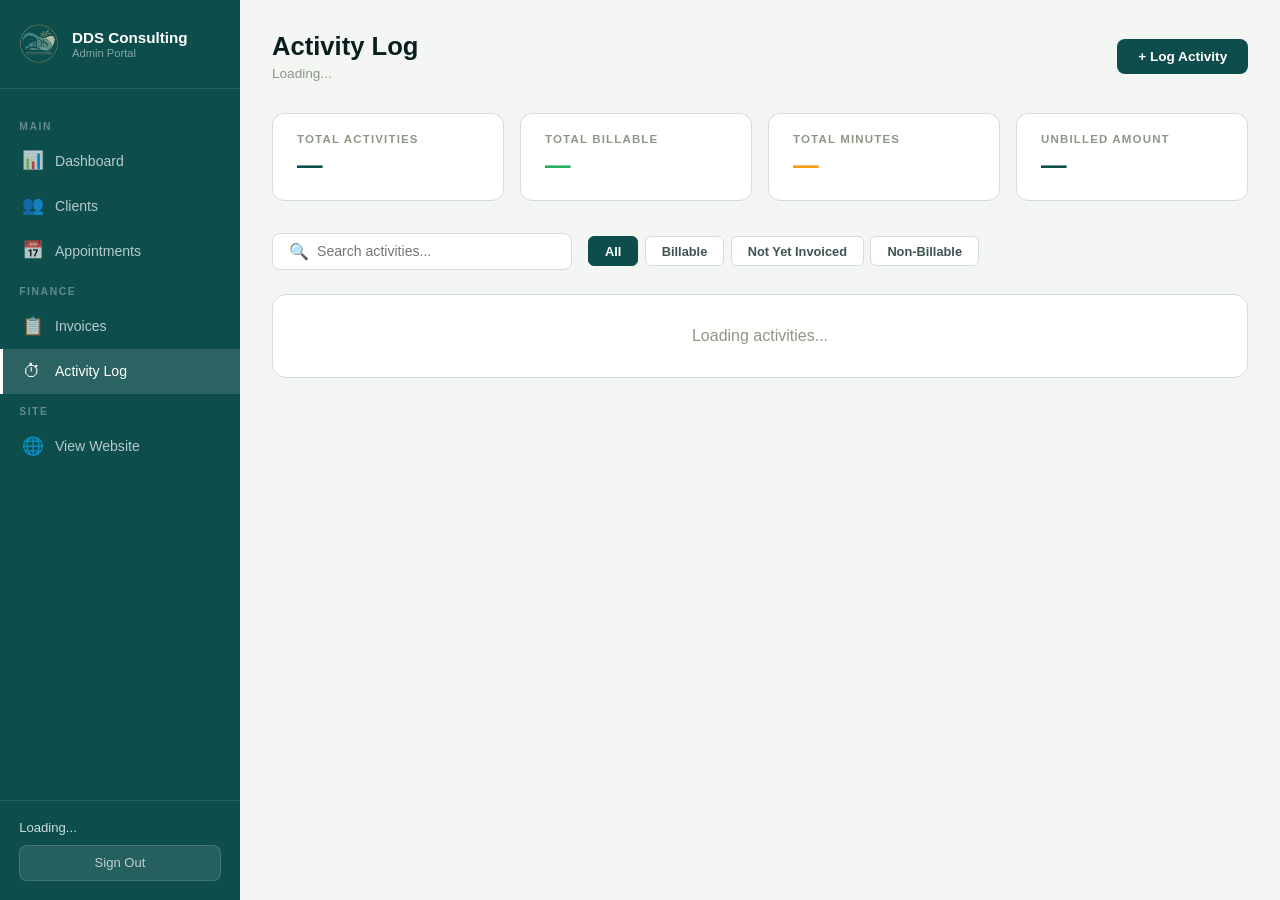
<file: admin/activity.html>
<!DOCTYPE html>
<html lang="en">
<head>
  <meta charset="UTF-8"/>
  <meta name="viewport" content="width=device-width, initial-scale=1.0"/>
  <title>DDS Consulting — Activity Log</title>
  <link rel="icon" type="image/png" href="/favicon.png"/>
  <script src="https://identity.netlify.com/v1/netlify-identity-widget.js"></script>
  <style>
    * { box-sizing: border-box; margin: 0; padding: 0; }

    :root {
      --teal:      #0d4d4c;
      --teal-lt:   #1a6e6d;
      --teal-pale: #e0eaea;
      --cream:     #f4f6f4;
      --white:     #ffffff;
      --ink:       #071f1f;
      --ink-soft:  #3d5452;
      --ink-ghost: #8c9884;
      --line:      #d4ddd6;
      --red:       #c0392b;
      --red-pale:  #fdecea;
      --green:     #27ae60;
      --amber:     #f39c12;
      --sidebar-w: 240px;
    }

    body { font-family: 'Segoe UI', sans-serif; background: var(--cream); color: var(--ink); display: flex; min-height: 100vh; }

    /* ── SIDEBAR ── */
    .sidebar { width: var(--sidebar-w); background: var(--teal); min-height: 100vh; position: fixed; top: 0; left: 0; display: flex; flex-direction: column; z-index: 100; }
    .sidebar-logo { display: flex; align-items: center; gap: .8rem; padding: 1.5rem 1.2rem; border-bottom: 1px solid rgba(255,255,255,.1); }
    .sidebar-logo img { width: 40px; height: 40px; border-radius: 50%; object-fit: contain; }
    .sidebar-logo-text { font-size: .95rem; font-weight: 700; color: #fff; line-height: 1.2; }
    .sidebar-logo-sub { font-size: .7rem; color: rgba(255,255,255,.5); }
    .sidebar-nav { flex: 1; padding: 1.2rem 0; }
    .nav-label { font-size: .65rem; font-weight: 600; letter-spacing: .15em; text-transform: uppercase; color: rgba(255,255,255,.35); padding: .8rem 1.2rem .4rem; }
    .nav-item { display: flex; align-items: center; gap: .8rem; padding: .75rem 1.2rem; color: rgba(255,255,255,.7); text-decoration: none; font-size: .88rem; font-weight: 500; transition: background .2s, color .2s; border-left: 3px solid transparent; }
    .nav-item:hover { background: rgba(255,255,255,.08); color: #fff; }
    .nav-item.active { background: rgba(255,255,255,.12); color: #fff; border-left-color: #fff; }
    .nav-item .icon { font-size: 1.1rem; width: 20px; text-align: center; }
    .sidebar-footer { padding: 1.2rem; border-top: 1px solid rgba(255,255,255,.1); }
    .user-email { font-size: .82rem; color: rgba(255,255,255,.8); font-weight: 500; display: block; margin-bottom: .6rem; }
    .logout-btn { display: block; width: 100%; padding: .6rem; background: rgba(255,255,255,.1); color: rgba(255,255,255,.7); border: 1px solid rgba(255,255,255,.15); border-radius: 8px; font-size: .82rem; cursor: pointer; transition: background .2s; text-align: center; }
    .logout-btn:hover { background: rgba(255,255,255,.2); color: #fff; }

    /* ── MAIN ── */
    .main { margin-left: var(--sidebar-w); flex: 1; padding: 2rem; }
    .page-header { display: flex; align-items: center; justify-content: space-between; margin-bottom: 2rem; }
    .page-title { font-size: 1.6rem; font-weight: 700; color: var(--ink); }
    .page-sub { font-size: .85rem; color: var(--ink-ghost); margin-top: .3rem; }

    /* ── STATS ── */
    .stats-row { display: grid; grid-template-columns: repeat(4, 1fr); gap: 1rem; margin-bottom: 2rem; }
    .stat-card { background: var(--white); border-radius: 12px; padding: 1.2rem 1.5rem; border: 1.5px solid var(--line); }
    .stat-label { font-size: .72rem; font-weight: 600; letter-spacing: .1em; text-transform: uppercase; color: var(--ink-ghost); margin-bottom: .4rem; }
    .stat-value { font-size: 1.6rem; font-weight: 700; color: var(--teal); }
    .stat-card.green .stat-value { color: var(--green); }
    .stat-card.amber .stat-value { color: var(--amber); }

    /* ── BUTTONS ── */
    .btn { display: inline-flex; align-items: center; gap: .4rem; padding: .65rem 1.3rem; border-radius: 8px; font-size: .85rem; font-weight: 600; cursor: pointer; border: none; transition: background .2s, transform .2s; }
    .btn-primary { background: var(--teal); color: #fff; }
    .btn-primary:hover { background: var(--teal-lt); transform: translateY(-1px); }
    .btn-sm { padding: .4rem .8rem; font-size: .78rem; border-radius: 6px; }
    .btn-outline { background: transparent; border: 1.5px solid var(--line); color: var(--ink-soft); }
    .btn-outline:hover { border-color: var(--teal); color: var(--teal); }
    .btn-danger { background: var(--red-pale); color: var(--red); border: 1px solid rgba(192,57,43,.2); }
    .btn-danger:hover { background: var(--red); color: #fff; }

    /* ── TOOLBAR ── */
    .toolbar { display: flex; gap: 1rem; align-items: center; margin-bottom: 1.5rem; flex-wrap: wrap; }
    .search-box { display: flex; align-items: center; gap: .5rem; background: var(--white); border: 1.5px solid var(--line); border-radius: 8px; padding: .5rem 1rem; flex: 1; max-width: 300px; }
    .search-box input { border: none; outline: none; font-size: .88rem; color: var(--ink); background: transparent; width: 100%; }
    .filter-tabs { display: flex; gap: .4rem; }
    .filter-tab { padding: .4rem 1rem; border-radius: 6px; font-size: .8rem; font-weight: 600; cursor: pointer; border: 1.5px solid var(--line); background: var(--white); color: var(--ink-soft); transition: all .2s; }
    .filter-tab.active { background: var(--teal); color: #fff; border-color: var(--teal); }

    /* ── TABLE ── */
    .card { background: var(--white); border-radius: 14px; border: 1.5px solid var(--line); overflow: hidden; }
    .data-table { width: 100%; border-collapse: collapse; }
    .data-table th { font-size: .72rem; font-weight: 600; letter-spacing: .08em; text-transform: uppercase; color: var(--ink-ghost); padding: .9rem 1.2rem; text-align: left; border-bottom: 1px solid var(--line); background: var(--cream); }
    .data-table td { padding: .9rem 1.2rem; font-size: .88rem; color: var(--ink-soft); border-bottom: 1px solid var(--line); vertical-align: middle; }
    .data-table tr:last-child td { border-bottom: none; }
    .data-table tr:hover td { background: #f8fafa; }
    .act-client { font-weight: 600; color: var(--ink); }
    .act-id { font-size: .72rem; color: var(--ink-ghost); }
    .actions { display: flex; gap: .4rem; }
    .badge { display: inline-block; padding: .25rem .7rem; border-radius: 50px; font-size: .72rem; font-weight: 600; }
    .badge-green { background: rgba(39,174,96,.1); color: var(--green); }
    .badge-grey { background: rgba(0,0,0,.06); color: var(--ink-ghost); }
    .badge-teal { background: var(--teal-pale); color: var(--teal); }
    .empty-state { text-align: center; padding: 3rem; color: var(--ink-ghost); }
    .empty-state .icon { font-size: 2.5rem; margin-bottom: 1rem; }
    .loading { text-align: center; padding: 2rem; color: var(--ink-ghost); }

    /* ── MODAL ── */
    .modal-overlay { position: fixed; inset: 0; background: rgba(0,0,0,.4); z-index: 200; display: none; align-items: center; justify-content: center; }
    .modal-overlay.open { display: flex; }
    .modal { background: var(--white); border-radius: 16px; width: min(560px, 95vw); max-height: 90vh; overflow-y: auto; box-shadow: 0 20px 60px rgba(0,0,0,.2); }
    .modal-header { display: flex; align-items: center; justify-content: space-between; padding: 1.5rem; border-bottom: 1px solid var(--line); position: sticky; top: 0; background: var(--white); z-index: 1; }
    .modal-title { font-size: 1.1rem; font-weight: 700; color: var(--ink); }
    .modal-close { background: none; border: none; font-size: 1.3rem; cursor: pointer; color: var(--ink-ghost); }
    .modal-close:hover { color: var(--ink); }
    .modal-body { padding: 1.5rem; }
    .modal-footer { padding: 1.2rem 1.5rem; border-top: 1px solid var(--line); display: flex; gap: .8rem; justify-content: flex-end; }

    /* ── FORM ── */
    .form-grid { display: grid; grid-template-columns: 1fr 1fr; gap: 1rem; }
    .form-group { display: flex; flex-direction: column; gap: .4rem; }
    .form-group.full { grid-column: 1 / -1; }
    .form-group label { font-size: .75rem; font-weight: 600; letter-spacing: .08em; text-transform: uppercase; color: var(--ink-ghost); }
    .form-group input, .form-group select, .form-group textarea {
      font-family: 'Segoe UI', sans-serif; font-size: .9rem; color: var(--ink);
      background: var(--cream); border: 1.5px solid var(--line); border-radius: 8px;
      padding: .7rem .9rem; outline: none; transition: border-color .2s;
    }
    .form-group input:focus, .form-group select:focus, .form-group textarea:focus { border-color: var(--teal); }
    .form-group textarea { resize: vertical; min-height: 80px; }

    .charge-preview {
      grid-column: 1 / -1;
      background: var(--teal-pale);
      border-radius: 8px;
      padding: 1rem 1.2rem;
      font-size: .88rem;
      color: var(--teal);
      font-weight: 600;
    }

    /* ── CONFIRM MODAL ── */
    .confirm-modal { background: var(--white); border-radius: 16px; width: min(400px, 95vw); padding: 2rem; box-shadow: 0 20px 60px rgba(0,0,0,.2); text-align: center; }
    .confirm-icon { font-size: 2.5rem; margin-bottom: 1rem; }
    .confirm-title { font-size: 1.1rem; font-weight: 700; color: var(--ink); margin-bottom: .6rem; }
    .confirm-text { font-size: .88rem; color: var(--ink-soft); line-height: 1.6; margin-bottom: 1.5rem; }
    .confirm-actions { display: flex; gap: .8rem; justify-content: center; }
  </style>
</head>
<body>

<!-- SIDEBAR -->
<aside class="sidebar">
  <div class="sidebar-logo">
    <img src="../dds-logo-clean.png" alt="DDS"/>
    <div>
      <div class="sidebar-logo-text">DDS Consulting</div>
      <div class="sidebar-logo-sub">Admin Portal</div>
    </div>
  </div>
  <nav class="sidebar-nav">
    <div class="nav-label">Main</div>
    <a href="dashboard.html" class="nav-item"><span class="icon">📊</span> Dashboard</a>
    <a href="clients.html" class="nav-item"><span class="icon">👥</span> Clients</a>
    <a href="appointments.html" class="nav-item"><span class="icon">📅</span> Appointments</a>
    <div class="nav-label">Finance</div>
    <a href="invoices.html" class="nav-item"><span class="icon">📋</span> Invoices</a>
    <a href="activity.html" class="nav-item active"><span class="icon">⏱</span> Activity Log</a>
    <div class="nav-label">Site</div>
    <a href="/" class="nav-item"><span class="icon">🌐</span> View Website</a>
  </nav>
  <div class="sidebar-footer">
    <span class="user-email" id="userEmail">Loading...</span>
    <button class="logout-btn" onclick="handleLogout()">Sign Out</button>
  </div>
</aside>

<!-- MAIN -->
<main class="main">
  <div class="page-header">
    <div>
      <h1 class="page-title">Activity Log</h1>
      <p class="page-sub" id="actCount">Loading...</p>
    </div>
    <button class="btn btn-primary" onclick="openAdd()">+ Log Activity</button>
  </div>

  <!-- STATS -->
  <div class="stats-row">
    <div class="stat-card">
      <div class="stat-label">Total Activities</div>
      <div class="stat-value" id="statTotal">—</div>
    </div>
    <div class="stat-card green">
      <div class="stat-label">Total Billable</div>
      <div class="stat-value" id="statBillable">—</div>
    </div>
    <div class="stat-card amber">
      <div class="stat-label">Total Minutes</div>
      <div class="stat-value" id="statMinutes">—</div>
    </div>
    <div class="stat-card">
      <div class="stat-label">Unbilled Amount</div>
      <div class="stat-value" id="statUnbilled">—</div>
    </div>
  </div>

  <!-- TOOLBAR -->
  <div class="toolbar">
    <div class="search-box">
      <span>🔍</span>
      <input type="text" id="searchInput" placeholder="Search activities..." oninput="renderActivities()"/>
    </div>
    <div class="filter-tabs">
      <button class="filter-tab active" onclick="setFilter('All', this)">All</button>
      <button class="filter-tab" onclick="setFilter('billable', this)">Billable</button>
      <button class="filter-tab" onclick="setFilter('unbilled', this)">Not Yet Invoiced</button>
      <button class="filter-tab" onclick="setFilter('non-billable', this)">Non-Billable</button>
    </div>
  </div>

  <div class="card">
    <div id="loadingState" class="loading">Loading activities...</div>
    <table class="data-table" id="actTable" style="display:none">
      <thead>
        <tr>
          <th>Client</th>
          <th>Activity Type</th>
          <th>Date</th>
          <th>Duration</th>
          <th>Rate</th>
          <th>Charge</th>
          <th>Billable</th>
          <th>Notes</th>
          <th>Actions</th>
        </tr>
      </thead>
      <tbody id="actBody"></tbody>
    </table>
    <div class="empty-state" id="emptyState" style="display:none">
      <div class="icon">⏱</div>
      <p>No activities found</p>
    </div>
  </div>
</main>

<!-- ADD/EDIT MODAL -->
<div class="modal-overlay" id="actModal">
  <div class="modal">
    <div class="modal-header">
      <h2 class="modal-title" id="modalTitle">Log Activity</h2>
      <button class="modal-close" onclick="closeModal()">✕</button>
    </div>
    <div class="modal-body">
      <div class="form-grid">
        <div class="form-group full">
          <label>Client *</label>
          <select id="f_client" onchange="updateRate()">
            <option value="">Select client...</option>
          </select>
        </div>
        <div class="form-group full">
          <label>Activity Type</label>
          <select id="f_activity_type">
            <option>Phone call</option>
            <option>Email correspondence</option>
            <option>Document review</option>
            <option>Research</option>
            <option>Form completion</option>
            <option>Translation</option>
            <option>Other</option>
          </select>
        </div>
        <div class="form-group">
          <label>Date *</label>
          <input type="date" id="f_date"/>
        </div>
        <div class="form-group">
          <label>Duration (minutes)</label>
          <input type="number" id="f_minutes" placeholder="e.g. 15" min="1" step="1" oninput="calculateCharge()"/>
        </div>
        <div class="form-group">
          <label>Hourly Rate (€)</label>
          <input type="number" id="f_hourly_rate" placeholder="0.00" step="0.01" min="0" oninput="calculateCharge()"/>
        </div>
        <div class="form-group">
          <label>Billable</label>
          <select id="f_billable">
            <option value="true">Yes</option>
            <option value="false">No</option>
          </select>
        </div>
        <div class="charge-preview" id="chargePreview" style="display:none">
          💡 Calculated charge: <span id="calcCharge">—</span>
        </div>
        <div class="form-group">
          <label>Charge Amount (€)</label>
          <input type="number" id="f_charge_amount" placeholder="0.00" step="0.01" min="0"/>
        </div>
        <div class="form-group full">
          <label>Notes</label>
          <textarea id="f_notes" placeholder="Brief description of the activity..."></textarea>
        </div>
      </div>
    </div>
    <div class="modal-footer">
      <button class="btn btn-outline" onclick="closeModal()">Cancel</button>
      <button class="btn btn-primary" onclick="saveActivity()">Save Activity</button>
    </div>
  </div>
</div>

<!-- CONFIRM MODAL -->
<div class="modal-overlay" id="confirmModal">
  <div class="confirm-modal">
    <div class="confirm-icon">⚠️</div>
    <div class="confirm-title" id="confirmTitle">Delete Activity?</div>
    <div class="confirm-text" id="confirmText"></div>
    <div class="confirm-actions">
      <button class="btn btn-outline" onclick="closeConfirm()">Cancel</button>
      <button class="btn btn-danger" onclick="executeConfirm()">Delete</button>
    </div>
  </div>
</div>

<script>
  const SUPABASE_URL = 'https://xdrliaryxuzfohjfmzye.supabase.co';
  const SUPABASE_ANON_KEY = 'sb_publishable_NTSxMhj9ozbHNdSvdqYnuA_f2nDT28E';

  let allActivities = [];
  let allClients = [];
  let currentFilter = 'All';
  let editingId = null;
  let confirmAction = null;

  // Auth
  netlifyIdentity.init({ APIUrl: 'https://dds-consulting.pt/.netlify/identity' });
  netlifyIdentity.on('init', user => {
    if (!user) { window.location.href = '/admin/index.html'; return; }
    document.getElementById('userEmail').textContent = user.email;
  });
  netlifyIdentity.on('logout', () => { window.location.href = '/admin/index.html'; });
  function handleLogout() { netlifyIdentity.logout(); }

  // Supabase helper
  async function sbFetch(endpoint, options = {}) {
    const res = await fetch(`${SUPABASE_URL}/rest/v1/${endpoint}`, {
      headers: {
        'apikey': SUPABASE_ANON_KEY,
        'Authorization': `Bearer ${SUPABASE_ANON_KEY}`,
        'Content-Type': 'application/json',
        'Prefer': options.prefer || 'return=representation',
        ...options.headers
      },
      ...options
    });
    if (!res.ok) throw new Error(await res.text());
    const text = await res.text();
    return text ? JSON.parse(text) : null;
  }

  const eur = v => `€${parseFloat(v || 0).toFixed(2)}`;
  const fmtDate = d => d ? new Date(d + 'T00:00:00').toLocaleDateString('en-GB', { day: 'numeric', month: 'short', year: 'numeric' }) : '—';
  const fmtMins = m => m >= 60 ? `${Math.floor(m/60)}h ${m%60 > 0 ? m%60 + 'm' : ''}`.trim() : `${m}m`;

  function generateActivityId() {
    const num = allActivities.length + 1;
    return `DDS-ACT-${num}`;
  }

  async function loadData() {
    try {
      [allActivities, allClients] = await Promise.all([
        sbFetch('activity_log?order=date.desc&select=*,clients(name)'),
        sbFetch('clients?status=eq.Active&order=name.asc&select=id,name,hourly_rate')
      ]);

      // Stats
      const billable = allActivities.filter(a => a.billable);
      const unbilled = allActivities.filter(a => a.billable && !a.invoiced);
      const totalMins = allActivities.reduce((s, a) => s + (a.minutes || 0), 0);
      const unbilledAmt = unbilled.reduce((s, a) => s + parseFloat(a.charge_amount || 0), 0);

      document.getElementById('statTotal').textContent = allActivities.length;
      document.getElementById('statBillable').textContent = eur(billable.reduce((s, a) => s + parseFloat(a.charge_amount || 0), 0));
      document.getElementById('statMinutes').textContent = fmtMins(totalMins);
      document.getElementById('statUnbilled').textContent = eur(unbilledAmt);

      // Populate client dropdown
      const sel = document.getElementById('f_client');
      sel.innerHTML = '<option value="">Select client...</option>';
      allClients.forEach(c => {
        const opt = document.createElement('option');
        opt.value = c.id;
        opt.textContent = c.name;
        opt.dataset.rate = c.hourly_rate;
        sel.appendChild(opt);
      });

      renderActivities();
    } catch (err) {
      console.error(err);
      document.getElementById('loadingState').textContent = 'Error loading activities.';
    }
  }

  function setFilter(filter, el) {
    currentFilter = filter;
    document.querySelectorAll('.filter-tab').forEach(t => t.classList.remove('active'));
    el.classList.add('active');
    renderActivities();
  }

  function renderActivities() {
    const search = document.getElementById('searchInput').value.toLowerCase();
    let filtered = allActivities.filter(a => {
      const matchFilter =
        currentFilter === 'All' ? true :
        currentFilter === 'billable' ? a.billable === true :
        currentFilter === 'non-billable' ? a.billable === false :
        currentFilter === 'unbilled' ? (a.billable === true && !a.invoiced) : true;
      const matchSearch = !search ||
        (a.clients?.name || '').toLowerCase().includes(search) ||
        (a.activity_type || '').toLowerCase().includes(search) ||
        (a.notes || '').toLowerCase().includes(search);
      return matchFilter && matchSearch;
    });

    document.getElementById('loadingState').style.display = 'none';
    document.getElementById('actCount').textContent = `${filtered.length} activit${filtered.length !== 1 ? 'ies' : 'y'}`;

    if (filtered.length === 0) {
      document.getElementById('actTable').style.display = 'none';
      document.getElementById('emptyState').style.display = 'block';
      return;
    }

    document.getElementById('actTable').style.display = 'table';
    document.getElementById('emptyState').style.display = 'none';

    document.getElementById('actBody').innerHTML = filtered.map(a => `
      <tr>
        <td>
          <div class="act-client">${a.clients?.name || '—'}</div>
          <div class="act-id">${a.activity_id || ''}</div>
        </td>
        <td>${a.activity_type || '—'}</td>
        <td>${fmtDate(a.date)}</td>
        <td>${fmtMins(a.minutes || 0)}</td>
        <td>${eur(a.hourly_rate)}/hr</td>
        <td><strong>${eur(a.charge_amount)}</strong></td>
		<td>
			<span class="badge ${a.billable ? 'badge-green' : 'badge-grey'}">${a.billable ? 'Yes' : 'No'}</span>
			${a.invoiced ? '<br><span class="badge badge-teal" style="margin-top:.3rem">Invoiced</span>' : ''}
		</td>
        <td style="max-width:180px;font-size:.8rem">${a.notes || '—'}</td>
        <td>
          <div class="actions">
            <button class="btn btn-sm btn-outline" onclick="openEdit('${a.id}')">✏️</button>
            <button class="btn btn-sm btn-danger" onclick="confirmDelete('${a.id}', '${(a.activity_type || '').replace(/'/g, "\\'")}')">🗑</button>
          </div>
        </td>
      </tr>`).join('');
  }

  function updateRate() {
    const sel = document.getElementById('f_client');
    const rate = sel.options[sel.selectedIndex]?.dataset?.rate || 0;
    document.getElementById('f_hourly_rate').value = rate;
    calculateCharge();
  }

  function calculateCharge() {
    const minutes = parseFloat(document.getElementById('f_minutes').value || 0);
    const rate = parseFloat(document.getElementById('f_hourly_rate').value || 0);
    if (minutes > 0 && rate > 0) {
      const charge = (minutes / 60) * rate;
      document.getElementById('chargePreview').style.display = 'block';
      document.getElementById('calcCharge').textContent = `${eur(charge)} (${minutes} mins × ${eur(rate)}/hr)`;
      document.getElementById('f_charge_amount').value = charge.toFixed(2);
    } else {
      document.getElementById('chargePreview').style.display = 'none';
    }
  }

  function openAdd() {
    editingId = null;
    document.getElementById('modalTitle').textContent = 'Log Activity';
    clearForm();
    document.getElementById('f_date').value = new Date().toISOString().split('T')[0];
    document.getElementById('actModal').classList.add('open');
  }

  function openEdit(id) {
    const act = allActivities.find(a => a.id === id);
    if (!act) return;
    editingId = id;
    document.getElementById('modalTitle').textContent = 'Edit Activity';
    document.getElementById('f_client').value = act.client_id || '';
    document.getElementById('f_activity_type').value = act.activity_type || 'Phone call';
    document.getElementById('f_date').value = act.date || '';
    document.getElementById('f_minutes').value = act.minutes || '';
    document.getElementById('f_hourly_rate').value = act.hourly_rate || '';
    document.getElementById('f_billable').value = act.billable ? 'true' : 'false';
    document.getElementById('f_charge_amount').value = act.charge_amount || '';
    document.getElementById('f_notes').value = act.notes || '';
    calculateCharge();
    document.getElementById('actModal').classList.add('open');
  }

  function clearForm() {
    document.getElementById('f_client').value = '';
    document.getElementById('f_activity_type').value = 'Phone call';
    document.getElementById('f_date').value = '';
    document.getElementById('f_minutes').value = '';
    document.getElementById('f_hourly_rate').value = '';
    document.getElementById('f_billable').value = 'true';
    document.getElementById('f_charge_amount').value = '';
    document.getElementById('f_notes').value = '';
    document.getElementById('chargePreview').style.display = 'none';
  }

  function closeModal() { document.getElementById('actModal').classList.remove('open'); }

  async function saveActivity() {
    const clientId = document.getElementById('f_client').value;
    const date = document.getElementById('f_date').value;
    if (!clientId || !date) { alert('Client and date are required!'); return; }

    const data = {
      client_id: clientId,
      activity_type: document.getElementById('f_activity_type').value,
      date,
      minutes: parseInt(document.getElementById('f_minutes').value) || 0,
      hourly_rate: parseFloat(document.getElementById('f_hourly_rate').value) || 0,
      billable: document.getElementById('f_billable').value === 'true',
      charge_amount: parseFloat(document.getElementById('f_charge_amount').value) || 0,
      notes: document.getElementById('f_notes').value.trim() || null,
    };

    try {
      if (editingId) {
        await sbFetch(`activity_log?id=eq.${editingId}`, { method: 'PATCH', body: JSON.stringify(data) });
      } else {
        data.activity_id = generateActivityId();
        await sbFetch('activity_log', { method: 'POST', body: JSON.stringify(data) });
      }
      closeModal();
      await loadData();
    } catch (err) {
      console.error(err);
      alert('Error saving activity. Please try again.');
    }
  }

  function confirmDelete(id, type) {
    confirmAction = () => deleteActivity(id);
    document.getElementById('confirmTitle').textContent = 'Delete Activity?';
    document.getElementById('confirmText').textContent = `This will permanently delete this "${type}" activity. This cannot be undone.`;
    document.getElementById('confirmModal').classList.add('open');
  }

  async function deleteActivity(id) {
    await sbFetch(`activity_log?id=eq.${id}`, { method: 'DELETE', prefer: 'return=minimal' });
    closeConfirm();
    await loadData();
  }

  function closeConfirm() { document.getElementById('confirmModal').classList.remove('open'); confirmAction = null; }
  function executeConfirm() { if (confirmAction) confirmAction(); }

  document.getElementById('actModal').addEventListener('click', e => { if (e.target === e.currentTarget) closeModal(); });
  document.getElementById('confirmModal').addEventListener('click', e => { if (e.target === e.currentTarget) closeConfirm(); });

  loadData();
</script>
</body>
</html>
</file>
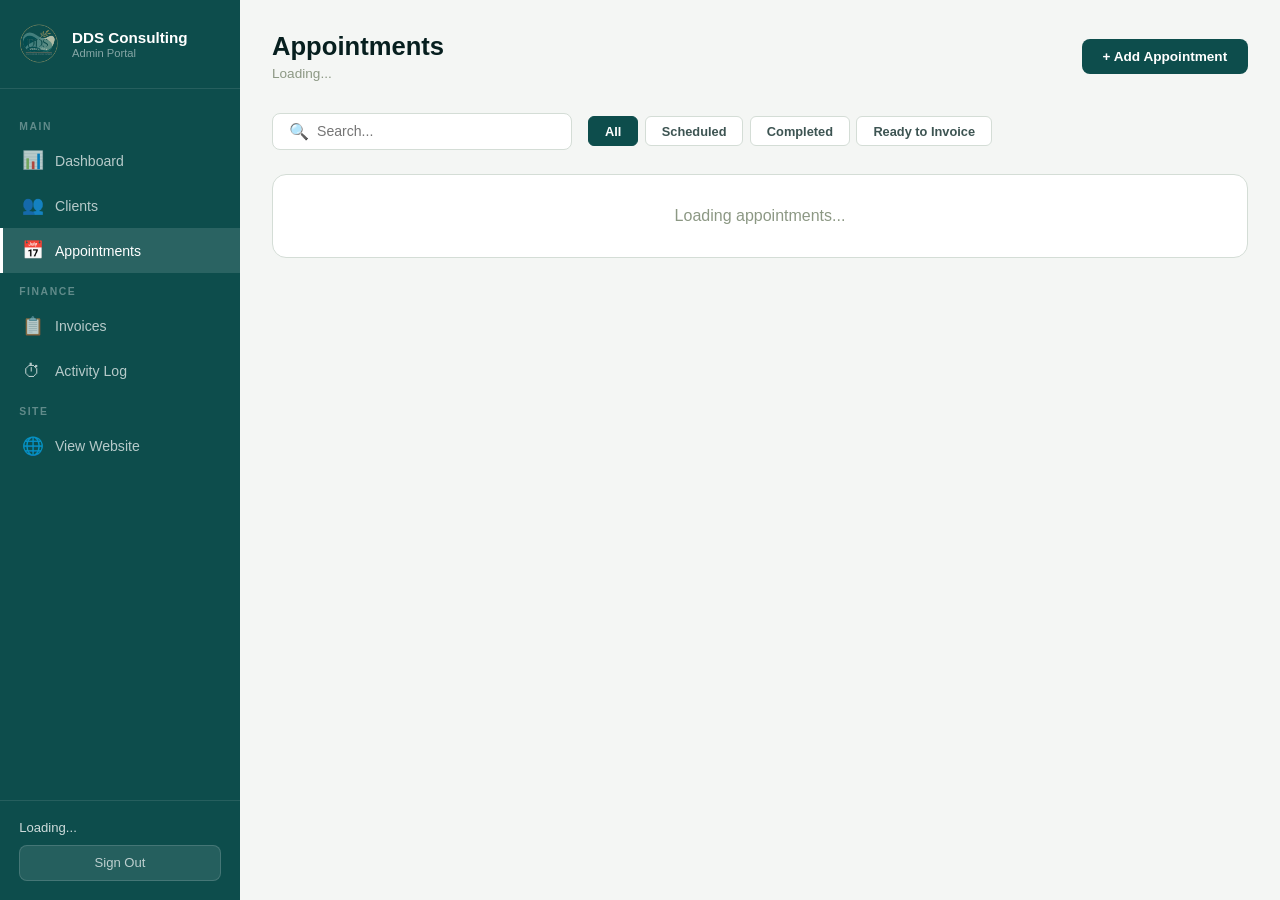
<file: admin/appointments.html>
<!DOCTYPE html>
<html lang="en">
<head>
  <meta charset="UTF-8"/>
  <meta name="viewport" content="width=device-width, initial-scale=1.0"/>
  <title>DDS Consulting — Appointments</title>
  <script src="https://identity.netlify.com/v1/netlify-identity-widget.js"></script>
  <style>
    * { box-sizing: border-box; margin: 0; padding: 0; }

    :root {
      --teal:      #0d4d4c;
      --teal-lt:   #1a6e6d;
      --teal-pale: #e0eaea;
      --cream:     #f4f6f4;
      --white:     #ffffff;
      --ink:       #071f1f;
      --ink-soft:  #3d5452;
      --ink-ghost: #8c9884;
      --line:      #d4ddd6;
      --red:       #c0392b;
      --red-pale:  #fdecea;
      --green:     #27ae60;
      --amber:     #f39c12;
      --sidebar-w: 240px;
    }

    body { font-family: 'Segoe UI', sans-serif; background: var(--cream); color: var(--ink); display: flex; min-height: 100vh; }

    /* ── SIDEBAR ── */
    .sidebar { width: var(--sidebar-w); background: var(--teal); min-height: 100vh; position: fixed; top: 0; left: 0; display: flex; flex-direction: column; z-index: 100; }
    .sidebar-logo { display: flex; align-items: center; gap: .8rem; padding: 1.5rem 1.2rem; border-bottom: 1px solid rgba(255,255,255,.1); }
    .sidebar-logo img { width: 40px; height: 40px; border-radius: 8px; }
    .sidebar-logo-text { font-size: .95rem; font-weight: 700; color: #fff; line-height: 1.2; }
    .sidebar-logo-sub { font-size: .7rem; color: rgba(255,255,255,.5); }
    .sidebar-nav { flex: 1; padding: 1.2rem 0; }
    .nav-label { font-size: .65rem; font-weight: 600; letter-spacing: .15em; text-transform: uppercase; color: rgba(255,255,255,.35); padding: .8rem 1.2rem .4rem; }
    .nav-item { display: flex; align-items: center; gap: .8rem; padding: .75rem 1.2rem; color: rgba(255,255,255,.7); text-decoration: none; font-size: .88rem; font-weight: 500; transition: background .2s, color .2s; border-left: 3px solid transparent; }
    .nav-item:hover { background: rgba(255,255,255,.08); color: #fff; }
    .nav-item.active { background: rgba(255,255,255,.12); color: #fff; border-left-color: #fff; }
    .nav-item .icon { font-size: 1.1rem; width: 20px; text-align: center; }
    .sidebar-footer { padding: 1.2rem; border-top: 1px solid rgba(255,255,255,.1); }
    .user-email { font-size: .82rem; color: rgba(255,255,255,.8); font-weight: 500; display: block; margin-bottom: .6rem; }
    .logout-btn { display: block; width: 100%; padding: .6rem; background: rgba(255,255,255,.1); color: rgba(255,255,255,.7); border: 1px solid rgba(255,255,255,.15); border-radius: 8px; font-size: .82rem; cursor: pointer; transition: background .2s; text-align: center; }
    .logout-btn:hover { background: rgba(255,255,255,.2); color: #fff; }

    /* ── MAIN ── */
    .main { margin-left: var(--sidebar-w); flex: 1; padding: 2rem; }
    .page-header { display: flex; align-items: center; justify-content: space-between; margin-bottom: 2rem; }
    .page-title { font-size: 1.6rem; font-weight: 700; color: var(--ink); }
    .page-sub { font-size: .85rem; color: var(--ink-ghost); margin-top: .3rem; }

    /* ── BUTTONS ── */
    .btn { display: inline-flex; align-items: center; gap: .4rem; padding: .65rem 1.3rem; border-radius: 8px; font-size: .85rem; font-weight: 600; cursor: pointer; border: none; transition: background .2s, transform .2s; }
    .btn-primary { background: var(--teal); color: #fff; }
    .btn-primary:hover { background: var(--teal-lt); transform: translateY(-1px); }
    .btn-sm { padding: .4rem .8rem; font-size: .78rem; border-radius: 6px; }
    .btn-outline { background: transparent; border: 1.5px solid var(--line); color: var(--ink-soft); }
    .btn-outline:hover { border-color: var(--teal); color: var(--teal); }
    .btn-danger { background: var(--red-pale); color: var(--red); border: 1px solid rgba(192,57,43,.2); }
    .btn-danger:hover { background: var(--red); color: #fff; }
    .btn-success { background: rgba(39,174,96,.1); color: var(--green); border: 1px solid rgba(39,174,96,.2); }
    .btn-success:hover { background: var(--green); color: #fff; }

    /* ── TOOLBAR ── */
    .toolbar { display: flex; gap: 1rem; align-items: center; margin-bottom: 1.5rem; flex-wrap: wrap; }
    .search-box { display: flex; align-items: center; gap: .5rem; background: var(--white); border: 1.5px solid var(--line); border-radius: 8px; padding: .5rem 1rem; flex: 1; max-width: 300px; }
    .search-box input { border: none; outline: none; font-size: .88rem; color: var(--ink); background: transparent; width: 100%; }
    .filter-tabs { display: flex; gap: .4rem; }
    .filter-tab { padding: .4rem 1rem; border-radius: 6px; font-size: .8rem; font-weight: 600; cursor: pointer; border: 1.5px solid var(--line); background: var(--white); color: var(--ink-soft); transition: all .2s; }
    .filter-tab.active { background: var(--teal); color: #fff; border-color: var(--teal); }

    /* ── TABLE ── */
    .card { background: var(--white); border-radius: 14px; border: 1.5px solid var(--line); overflow: hidden; }
    .data-table { width: 100%; border-collapse: collapse; }
    .data-table th { font-size: .72rem; font-weight: 600; letter-spacing: .08em; text-transform: uppercase; color: var(--ink-ghost); padding: .9rem 1rem; text-align: left; border-bottom: 1px solid var(--line); background: var(--cream); }
    .data-table td { padding: .9rem 1rem; font-size: .85rem; color: var(--ink-soft); border-bottom: 1px solid var(--line); vertical-align: middle; }
    .data-table tr:last-child td { border-bottom: none; }
    .data-table tr:hover td { background: #f8fafa; }
    .appt-client { font-weight: 600; color: var(--ink); }
    .appt-id { font-size: .72rem; color: var(--ink-ghost); }
    .actions { display: flex; gap: .4rem; flex-wrap: wrap; }
    .badge { display: inline-block; padding: .25rem .7rem; border-radius: 50px; font-size: .72rem; font-weight: 600; }
    .badge-green { background: rgba(39,174,96,.1); color: var(--green); }
    .badge-amber { background: rgba(243,156,18,.1); color: var(--amber); }
    .badge-teal { background: var(--teal-pale); color: var(--teal); }
    .badge-grey { background: rgba(0,0,0,.06); color: var(--ink-ghost); }
    .empty-state { text-align: center; padding: 3rem; color: var(--ink-ghost); }
    .empty-state .icon { font-size: 2.5rem; margin-bottom: 1rem; }
    .loading { text-align: center; padding: 2rem; color: var(--ink-ghost); }
    .charge-calc { font-size: .75rem; color: var(--ink-ghost); margin-top: .2rem; }

    /* ── MODAL ── */
    .modal-overlay { position: fixed; inset: 0; background: rgba(0,0,0,.4); z-index: 200; display: none; align-items: center; justify-content: center; }
    .modal-overlay.open { display: flex; }
    .modal { background: var(--white); border-radius: 16px; width: min(640px, 95vw); max-height: 90vh; overflow-y: auto; box-shadow: 0 20px 60px rgba(0,0,0,.2); }
    .modal-header { display: flex; align-items: center; justify-content: space-between; padding: 1.5rem; border-bottom: 1px solid var(--line); position: sticky; top: 0; background: var(--white); z-index: 1; }
    .modal-title { font-size: 1.1rem; font-weight: 700; color: var(--ink); }
    .modal-close { background: none; border: none; font-size: 1.3rem; cursor: pointer; color: var(--ink-ghost); }
    .modal-close:hover { color: var(--ink); }
    .modal-body { padding: 1.5rem; }
    .modal-footer { padding: 1.2rem 1.5rem; border-top: 1px solid var(--line); display: flex; gap: .8rem; justify-content: flex-end; }

    /* ── FORM ── */
    .form-grid { display: grid; grid-template-columns: 1fr 1fr; gap: 1rem; }
    .form-group { display: flex; flex-direction: column; gap: .4rem; }
    .form-group.full { grid-column: 1 / -1; }
    .form-group label { font-size: .75rem; font-weight: 600; letter-spacing: .08em; text-transform: uppercase; color: var(--ink-ghost); }
    .form-group input, .form-group select, .form-group textarea {
      font-family: 'Segoe UI', sans-serif; font-size: .9rem; color: var(--ink);
      background: var(--cream); border: 1.5px solid var(--line); border-radius: 8px;
      padding: .7rem .9rem; outline: none; transition: border-color .2s;
    }
    .form-group input:focus, .form-group select:focus, .form-group textarea:focus { border-color: var(--teal); }
    .form-group textarea { resize: vertical; min-height: 80px; }
    .form-section { font-size: .8rem; font-weight: 700; color: var(--teal); text-transform: uppercase; letter-spacing: .1em; margin: 1.2rem 0 .6rem; padding-bottom: .4rem; border-bottom: 1px solid var(--line); grid-column: 1 / -1; }

    .charge-preview {
      grid-column: 1 / -1;
      background: var(--teal-pale);
      border-radius: 8px;
      padding: 1rem 1.2rem;
      font-size: .88rem;
      color: var(--teal);
      font-weight: 600;
    }

    /* ── CONFIRM MODAL ── */
    .confirm-modal { background: var(--white); border-radius: 16px; width: min(400px, 95vw); padding: 2rem; box-shadow: 0 20px 60px rgba(0,0,0,.2); text-align: center; }
    .confirm-icon { font-size: 2.5rem; margin-bottom: 1rem; }
    .confirm-title { font-size: 1.1rem; font-weight: 700; color: var(--ink); margin-bottom: .6rem; }
    .confirm-text { font-size: .88rem; color: var(--ink-soft); line-height: 1.6; margin-bottom: 1.5rem; }
    .confirm-actions { display: flex; gap: .8rem; justify-content: center; }
  </style>
  
  <!-- Favicons -->
  <link rel="icon" type="image/png" href="../favicon.png"/>
  <link rel="icon" type="image/x-icon" href="../favicon.ico"/>
  
</head>
<body>

<!-- SIDEBAR -->
<aside class="sidebar">
  <div class="sidebar-logo">
    <img src="../dds-logo-clean.png" alt="DDS"/>
    <div>
      <div class="sidebar-logo-text">DDS Consulting</div>
      <div class="sidebar-logo-sub">Admin Portal</div>
    </div>
  </div>
  <nav class="sidebar-nav">
    <div class="nav-label">Main</div>
    <a href="dashboard.html" class="nav-item"><span class="icon">📊</span> Dashboard</a>
    <a href="clients.html" class="nav-item"><span class="icon">👥</span> Clients</a>
    <a href="appointments.html" class="nav-item active"><span class="icon">📅</span> Appointments</a>
    <div class="nav-label">Finance</div>
    <a href="invoices.html" class="nav-item"><span class="icon">📋</span> Invoices</a>
    <a href="activity.html" class="nav-item"><span class="icon">⏱</span> Activity Log</a>
    <div class="nav-label">Site</div>
    <a href="/" class="nav-item"><span class="icon">🌐</span> View Website</a>
  </nav>
  <div class="sidebar-footer">
    <span class="user-email" id="userEmail">Loading...</span>
    <button class="logout-btn" onclick="handleLogout()">Sign Out</button>
  </div>
</aside>

<!-- MAIN -->
<main class="main">
  <div class="page-header">
    <div>
      <h1 class="page-title">Appointments</h1>
      <p class="page-sub" id="apptCount">Loading...</p>
    </div>
    <button class="btn btn-primary" onclick="openAddAppt()">+ Add Appointment</button>
  </div>

  <div class="toolbar">
    <div class="search-box">
      <span>🔍</span>
      <input type="text" id="searchInput" placeholder="Search..." oninput="renderAppointments()"/>
    </div>
    <div class="filter-tabs">
      <button class="filter-tab active" onclick="setFilter('All', this)">All</button>
      <button class="filter-tab" onclick="setFilter('Scheduled', this)">Scheduled</button>
      <button class="filter-tab" onclick="setFilter('Completed', this)">Completed</button>
      <button class="filter-tab" onclick="setFilter('ready', this)">Ready to Invoice</button>
    </div>
  </div>

  <div class="card">
    <div id="loadingState" class="loading">Loading appointments...</div>
    <table class="data-table" id="apptTable" style="display:none">
      <thead>
        <tr>
          <th>Client</th>
          <th>Service</th>
          <th>Date & Time</th>
          <th>Location</th>
          <th>Hours</th>
          <th>Charge</th>
          <th>Status</th>
          <th>Actions</th>
        </tr>
      </thead>
      <tbody id="apptBody"></tbody>
    </table>
    <div class="empty-state" id="emptyState" style="display:none">
      <div class="icon">📅</div>
      <p>No appointments found</p>
    </div>
  </div>
</main>

<!-- ADD/EDIT APPOINTMENT MODAL -->
<div class="modal-overlay" id="apptModal">
  <div class="modal">
    <div class="modal-header">
      <h2 class="modal-title" id="modalTitle">Add Appointment</h2>
      <button class="modal-close" onclick="closeModal()">✕</button>
    </div>
    <div class="modal-body">
      <div class="form-grid">
        <div class="form-section">Appointment Details</div>
        <div class="form-group full">
          <label>Client *</label>
          <select id="f_client" onchange="updateRate()">
            <option value="">Select client...</option>
          </select>
        </div>
        <div class="form-group full">
          <label>Service Type</label>
          <input type="text" id="f_service_type" placeholder="e.g. Finanças support, Medical appointment..."/>
        </div>
        <div class="form-group">
          <label>Support Type</label>
          <select id="f_support_type">
            <option>In Person</option>
            <option>Remote</option>
          </select>
        </div>
        <div class="form-group">
          <label>Location</label>
          <select id="f_location">
            <option value="">Select location...</option>
          </select>
        </div>
        <div class="form-group">
          <label>Date *</label>
          <input type="date" id="f_date"/>
        </div>
        <div class="form-group">
          <label>Status</label>
          <select id="f_status">
            <option>Scheduled</option>
            <option>Completed</option>
            <option>Cancelled</option>
          </select>
        </div>
        <div class="form-group">
          <label>Start Time</label>
          <input type="time" id="f_start_time"/>
        </div>
        <div class="form-group">
          <label>End Time</label>
          <input type="time" id="f_end_time" onchange="calculateCharge()"/>
        </div>
        <div class="form-group">
          <label>Travel KM</label>
          <input type="number" id="f_travel_km" placeholder="0" min="0" step="0.1"/>
        </div>
        <div class="form-group">
          <label>Ready for Invoice</label>
          <select id="f_ready_for_invoice">
            <option value="false">No</option>
            <option value="true">Yes</option>
          </select>
        </div>
        <div class="form-group full">
          <label>Notes</label>
          <textarea id="f_notes" placeholder="Appointment notes..."></textarea>
        </div>

        <div class="form-section">Billing</div>
        <div class="form-group">
          <label>Hours Worked</label>
          <input type="number" id="f_hours_worked" placeholder="0.50" min="0" step="0.25" onchange="calculateCharge()"/>
        </div>
        <div class="form-group">
          <label>Appointment Charge (€)</label>
          <input type="number" id="f_appointment_charge" placeholder="0.00" min="0" step="0.01"/>
        </div>
        <div class="charge-preview" id="chargePreview" style="display:none">
          💡 Calculated charge: <span id="calcCharge">—</span>
        </div>
      </div>
    </div>
    <div class="modal-footer">
      <button class="btn btn-outline" onclick="closeModal()">Cancel</button>
      <button class="btn btn-primary" onclick="saveAppointment()">Save Appointment</button>
    </div>
  </div>
</div>

<!-- CONFIRM MODAL -->
<div class="modal-overlay" id="confirmModal">
  <div class="confirm-modal">
    <div class="confirm-icon">⚠️</div>
    <div class="confirm-title" id="confirmTitle">Are you sure?</div>
    <div class="confirm-text" id="confirmText"></div>
    <div class="confirm-actions">
      <button class="btn btn-outline" onclick="closeConfirm()">Cancel</button>
      <button class="btn btn-danger" id="confirmBtn" onclick="executeConfirm()">Delete</button>
    </div>
  </div>
</div>

<script>
  const SUPABASE_URL = 'https://xdrliaryxuzfohjfmzye.supabase.co';
  const SUPABASE_ANON_KEY = 'sb_publishable_NTSxMhj9ozbHNdSvdqYnuA_f2nDT28E';

  let allAppointments = [];
  let clients = [];
  let locations = [];
  let currentFilter = 'All';
  let editingId = null;
  let confirmAction = null;

  // Auth
  netlifyIdentity.init({ APIUrl: 'https://dds-consulting.pt/.netlify/identity' });
  netlifyIdentity.on('init', user => {
    if (!user) { window.location.href = '/admin/index.html'; return; }
    document.getElementById('userEmail').textContent = user.email;
  });
  netlifyIdentity.on('logout', () => { window.location.href = '/admin/index.html'; });
  function handleLogout() { netlifyIdentity.logout(); }

  // Supabase helper
  async function sbFetch(endpoint, options = {}) {
    const res = await fetch(`${SUPABASE_URL}/rest/v1/${endpoint}`, {
      headers: {
        'apikey': SUPABASE_ANON_KEY,
        'Authorization': `Bearer ${SUPABASE_ANON_KEY}`,
        'Content-Type': 'application/json',
        'Prefer': options.prefer || 'return=representation',
        ...options.headers
      },
      ...options
    });
    if (!res.ok) throw new Error(await res.text());
    const text = await res.text();
    return text ? JSON.parse(text) : null;
  }

  const eur = v => `€${parseFloat(v || 0).toFixed(2)}`;
  const fmtDate = d => d ? new Date(d + 'T00:00:00').toLocaleDateString('en-GB', { day: 'numeric', month: 'short', year: 'numeric' }) : '—';
  const fmtTime = t => t ? new Date(t).toLocaleTimeString('en-GB', { hour: '2-digit', minute: '2-digit' }) : '';

  function generateApptId() {
  const chars = 'ABCDEFGHIJKLMNOPQRSTUVWXYZ0123456789';
  let suffix = '';
  for (let i = 0; i < 4; i++) suffix += chars[Math.floor(Math.random() * chars.length)];
  return `DDS-AP-${suffix}`;
}

  async function loadData() {
    try {
      [allAppointments, clients, locations] = await Promise.all([
        sbFetch('appointments?order=date.desc&select=*,clients(name,hourly_rate),locations(name,zone_fee)'),
        sbFetch('clients?status=eq.Active&order=name.asc&select=id,name,hourly_rate'),
        sbFetch('locations?order=name.asc&select=id,name,zone_fee')
      ]);

      // Populate dropdowns
      const clientSel = document.getElementById('f_client');
      clients.forEach(c => {
        const opt = document.createElement('option');
        opt.value = c.id;
        opt.textContent = c.name;
        opt.dataset.rate = c.hourly_rate;
        clientSel.appendChild(opt);
      });

      const locSel = document.getElementById('f_location');
      locations.forEach(l => {
        const opt = document.createElement('option');
        opt.value = l.id;
        opt.textContent = `${l.name} (€${l.zone_fee} zone fee)`;
        locSel.appendChild(opt);
      });

      renderAppointments();
    } catch (err) {
      console.error(err);
      document.getElementById('loadingState').textContent = 'Error loading appointments.';
    }
  }

  function setFilter(filter, el) {
    currentFilter = filter;
    document.querySelectorAll('.filter-tab').forEach(t => t.classList.remove('active'));
    el.classList.add('active');
    renderAppointments();
  }

  function renderAppointments() {
    const search = document.getElementById('searchInput').value.toLowerCase();
    let filtered = allAppointments.filter(a => {
      const matchFilter = currentFilter === 'All' ? true :
        currentFilter === 'ready' ? a.ready_for_invoice === true :
        a.status === currentFilter;
      const matchSearch = !search ||
        (a.clients?.name || '').toLowerCase().includes(search) ||
        (a.service_type || '').toLowerCase().includes(search) ||
        (a.appointment_id || '').toLowerCase().includes(search);
      return matchFilter && matchSearch;
    });

    document.getElementById('loadingState').style.display = 'none';
    document.getElementById('apptCount').textContent = `${filtered.length} appointment${filtered.length !== 1 ? 's' : ''}`;

    if (filtered.length === 0) {
      document.getElementById('apptTable').style.display = 'none';
      document.getElementById('emptyState').style.display = 'block';
      return;
    }

    document.getElementById('apptTable').style.display = 'table';
    document.getElementById('emptyState').style.display = 'none';

    document.getElementById('apptBody').innerHTML = filtered.map(a => {
      const statusClass = a.status === 'Completed' ? 'badge-green' : a.status === 'Scheduled' ? 'badge-amber' : 'badge-grey';
      return `
      <tr>
        <td>
          <div class="appt-client">${a.clients?.name || '—'}</div>
          <div class="appt-id">${a.appointment_id}</div>
        </td>
        <td>${a.service_type || '—'}</td>
        <td>
          ${fmtDate(a.date)}
          ${a.start_time ? `<br><small>${fmtTime(a.start_time)}${a.end_time ? ' – ' + fmtTime(a.end_time) : ''}</small>` : ''}
        </td>
        <td>${a.locations?.name || '—'}</td>
        <td>
          ${a.hours_worked || 0}h
          <div class="charge-calc">${a.support_type || ''}</div>
        </td>
        <td>${eur(a.appointment_charge)}</td>
        <td>
          <span class="badge ${statusClass}">${a.status}</span>
          ${a.ready_for_invoice ? '<br><span class="badge badge-teal" style="margin-top:.3rem">Ready</span>' : ''}
        </td>
        <td>
          <div class="actions">
            <button class="btn btn-sm btn-outline" onclick="openEditAppt('${a.id}')">✏️</button>
            ${!a.ready_for_invoice && a.status === 'Completed'
              ? `<button class="btn btn-sm btn-success" onclick="markReady('${a.id}')">✅ Invoice</button>`
              : ''}
            <button class="btn btn-sm btn-danger" onclick="confirmDelete('${a.id}', '${(a.clients?.name || '').replace(/'/g, "\\'")}')">🗑</button>
          </div>
        </td>
      </tr>`;
    }).join('');
  }

  function updateRate() {
    calculateCharge();
  }

  function calculateCharge() {
    const clientSel = document.getElementById('f_client');
    const selectedOption = clientSel.options[clientSel.selectedIndex];
    const rate = parseFloat(selectedOption?.dataset?.rate || 0);
    const hours = parseFloat(document.getElementById('f_hours_worked').value || 0);

    // Auto calculate from time if hours not set
    const startTime = document.getElementById('f_start_time').value;
    const endTime = document.getElementById('f_end_time').value;
    let calcHours = hours;

    if (!hours && startTime && endTime) {
      const start = new Date(`2000-01-01T${startTime}`);
      const end = new Date(`2000-01-01T${endTime}`);
      calcHours = (end - start) / (1000 * 60 * 60);
      if (calcHours > 0) document.getElementById('f_hours_worked').value = calcHours.toFixed(2);
    }

    // Apply minimum 30 minute rule
    const billableHours = Math.max(0.5, calcHours || 0);
    const charge = rate * billableHours;

    if (rate > 0 && billableHours > 0) {
      document.getElementById('chargePreview').style.display = 'block';
      document.getElementById('calcCharge').textContent = `${eur(charge)} (${billableHours}h × ${eur(rate)}/hr${calcHours < 0.5 ? ' — minimum 30 min applied' : ''})`;
      document.getElementById('f_appointment_charge').value = charge.toFixed(2);
    } else {
      document.getElementById('chargePreview').style.display = 'none';
    }
  }

  function openAddAppt() {
    editingId = null;
    document.getElementById('modalTitle').textContent = 'Add Appointment';
    clearForm();
    // Default date to today
    document.getElementById('f_date').value = new Date().toISOString().split('T')[0];
    document.getElementById('apptModal').classList.add('open');
  }

  function openEditAppt(id) {
    const appt = allAppointments.find(a => a.id === id);
    if (!appt) return;
    editingId = id;
    document.getElementById('modalTitle').textContent = 'Edit Appointment';
    document.getElementById('f_client').value = appt.client_id || '';
    document.getElementById('f_service_type').value = appt.service_type || '';
    document.getElementById('f_support_type').value = appt.support_type || 'In Person';
    document.getElementById('f_location').value = appt.location_id || '';
    document.getElementById('f_date').value = appt.date || '';
    document.getElementById('f_status').value = appt.status || 'Scheduled';
    document.getElementById('f_travel_km').value = appt.travel_km || '';
    document.getElementById('f_ready_for_invoice').value = appt.ready_for_invoice ? 'true' : 'false';
    document.getElementById('f_notes').value = appt.notes || '';
    document.getElementById('f_hours_worked').value = appt.hours_worked || '';
    document.getElementById('f_appointment_charge').value = appt.appointment_charge || '';
    if (appt.start_time) document.getElementById('f_start_time').value = new Date(appt.start_time).toTimeString().slice(0,5);
    if (appt.end_time) document.getElementById('f_end_time').value = new Date(appt.end_time).toTimeString().slice(0,5);
    document.getElementById('apptModal').classList.add('open');
  }

  function clearForm() {
    document.getElementById('f_client').value = '';
    document.getElementById('f_service_type').value = '';
    document.getElementById('f_support_type').value = 'In Person';
    document.getElementById('f_location').value = '';
    document.getElementById('f_date').value = '';
    document.getElementById('f_status').value = 'Scheduled';
    document.getElementById('f_start_time').value = '';
    document.getElementById('f_end_time').value = '';
    document.getElementById('f_travel_km').value = '';
    document.getElementById('f_ready_for_invoice').value = 'false';
    document.getElementById('f_notes').value = '';
    document.getElementById('f_hours_worked').value = '';
    document.getElementById('f_appointment_charge').value = '';
    document.getElementById('chargePreview').style.display = 'none';
  }

  function closeModal() { document.getElementById('apptModal').classList.remove('open'); }

  async function saveAppointment() {
    const clientId = document.getElementById('f_client').value;
    const date = document.getElementById('f_date').value;
    if (!clientId || !date) { alert('Client and date are required!'); return; }

    const dateStr = date;
    const startTime = document.getElementById('f_start_time').value;
    const endTime = document.getElementById('f_end_time').value;

    const data = {
      client_id: clientId,
      service_type: document.getElementById('f_service_type').value.trim() || null,
      support_type: document.getElementById('f_support_type').value,
      location_id: document.getElementById('f_location').value || null,
      date: dateStr,
      status: document.getElementById('f_status').value,
      start_time: startTime ? `${dateStr}T${startTime}:00+00:00` : null,
      end_time: endTime ? `${dateStr}T${endTime}:00+00:00` : null,
      travel_km: parseFloat(document.getElementById('f_travel_km').value) || 0,
      ready_for_invoice: document.getElementById('f_ready_for_invoice').value === 'true',
      notes: document.getElementById('f_notes').value.trim() || null,
      hours_worked: parseFloat(document.getElementById('f_hours_worked').value) || 0,
      appointment_charge: parseFloat(document.getElementById('f_appointment_charge').value) || 0,
    };

    try {
      if (editingId) {
        await sbFetch(`appointments?id=eq.${editingId}`, { method: 'PATCH', body: JSON.stringify(data) });
      } else {
        data.appointment_id = generateApptId();
        await sbFetch('appointments', { method: 'POST', body: JSON.stringify(data) });
      }
      closeModal();
      await loadData();
    } catch (err) {
      console.error(err);
      alert('Error saving appointment. Please try again.');
    }
  }

  async function markReady(id) {
    await sbFetch(`appointments?id=eq.${id}`, { method: 'PATCH', body: JSON.stringify({ ready_for_invoice: true }) });
    await loadData();
  }

  function confirmDelete(id, name) {
    confirmAction = () => deleteAppt(id);
    document.getElementById('confirmTitle').textContent = 'Delete Appointment?';
    document.getElementById('confirmText').textContent = `This will permanently delete this appointment for ${name}. This cannot be undone.`;
    document.getElementById('confirmModal').classList.add('open');
  }

  async function deleteAppt(id) {
    await sbFetch(`appointments?id=eq.${id}`, { method: 'DELETE', prefer: 'return=minimal' });
    closeConfirm();
    await loadData();
  }

  function closeConfirm() { document.getElementById('confirmModal').classList.remove('open'); confirmAction = null; }
  function executeConfirm() { if (confirmAction) confirmAction(); }

  document.getElementById('apptModal').addEventListener('click', e => { if (e.target === e.currentTarget) closeModal(); });
  document.getElementById('confirmModal').addEventListener('click', e => { if (e.target === e.currentTarget) closeConfirm(); });

  // Add RLS policies reminder
  async function addRLSPolicies() {
    // Run in Supabase SQL editor:
    // CREATE POLICY "Allow insert" ON appointments FOR INSERT WITH CHECK (true);
    // CREATE POLICY "Allow update" ON appointments FOR UPDATE USING (true);
    // CREATE POLICY "Allow delete" ON appointments FOR DELETE USING (true);
  }

  loadData();
</script>
</body>
</html>
</file>
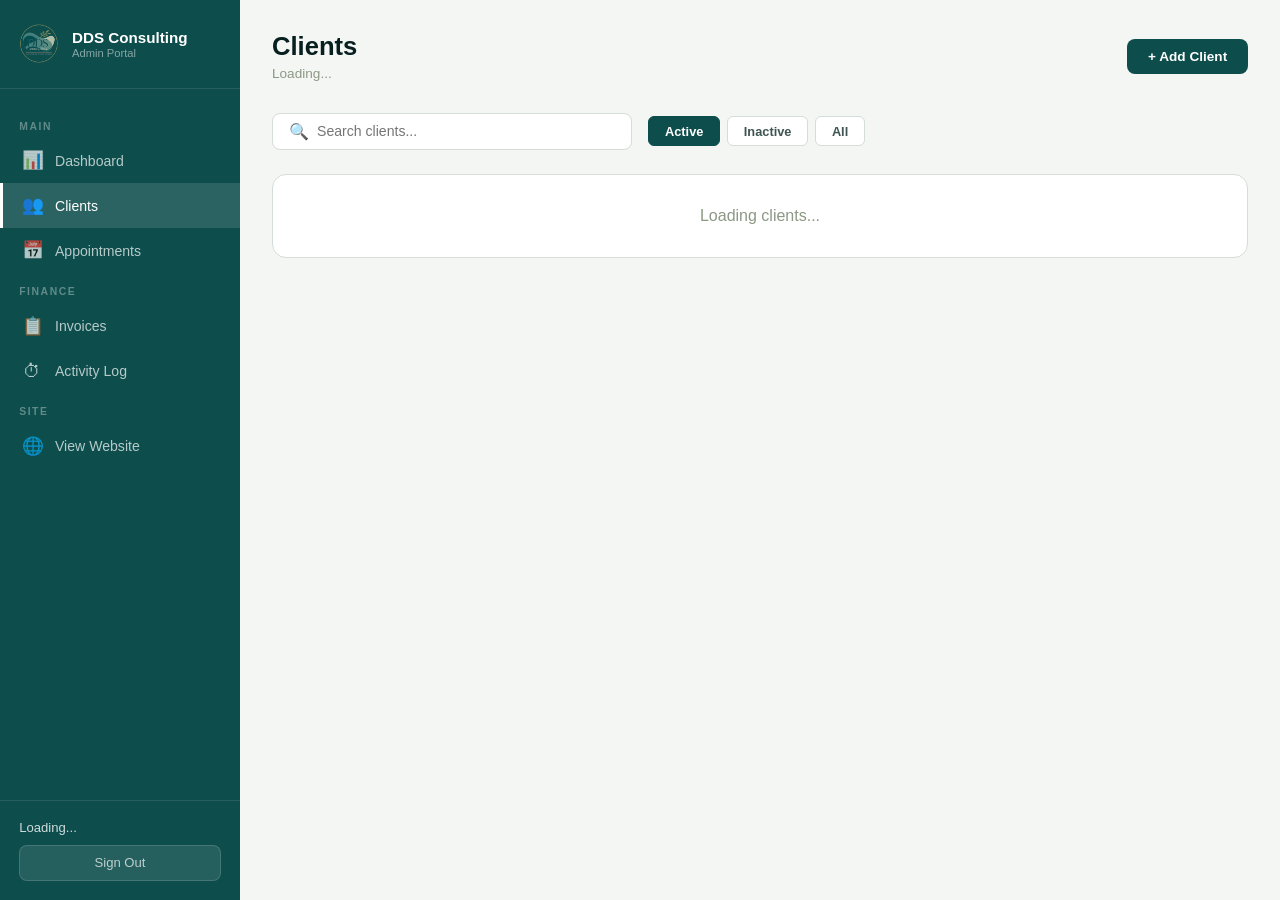
<file: admin/clients.html>
<!DOCTYPE html>
<html lang="en">
<head>
  <meta charset="UTF-8"/>
  <meta name="viewport" content="width=device-width, initial-scale=1.0"/>
  <title>DDS Consulting — Clients</title>
  <script src="https://identity.netlify.com/v1/netlify-identity-widget.js"></script>
  <style>
    * { box-sizing: border-box; margin: 0; padding: 0; }

    :root {
      --teal:      #0d4d4c;
      --teal-lt:   #1a6e6d;
      --teal-pale: #e0eaea;
      --cream:     #f4f6f4;
      --white:     #ffffff;
      --ink:       #071f1f;
      --ink-soft:  #3d5452;
      --ink-ghost: #8c9884;
      --line:      #d4ddd6;
      --red:       #c0392b;
      --red-pale:  #fdecea;
      --green:     #27ae60;
      --amber:     #f39c12;
      --sidebar-w: 240px;
    }

    body { font-family: 'Segoe UI', sans-serif; background: var(--cream); color: var(--ink); display: flex; min-height: 100vh; }

    /* ── SIDEBAR ── */
    .sidebar { width: var(--sidebar-w); background: var(--teal); min-height: 100vh; position: fixed; top: 0; left: 0; display: flex; flex-direction: column; z-index: 100; }
    .sidebar-logo { display: flex; align-items: center; gap: .8rem; padding: 1.5rem 1.2rem; border-bottom: 1px solid rgba(255,255,255,.1); }
    .sidebar-logo img { width: 40px; height: 40px; border-radius: 8px; }
    .sidebar-logo-text { font-size: .95rem; font-weight: 700; color: #fff; line-height: 1.2; }
    .sidebar-logo-sub { font-size: .7rem; color: rgba(255,255,255,.5); }
    .sidebar-nav { flex: 1; padding: 1.2rem 0; }
    .nav-label { font-size: .65rem; font-weight: 600; letter-spacing: .15em; text-transform: uppercase; color: rgba(255,255,255,.35); padding: .8rem 1.2rem .4rem; }
    .nav-item { display: flex; align-items: center; gap: .8rem; padding: .75rem 1.2rem; color: rgba(255,255,255,.7); text-decoration: none; font-size: .88rem; font-weight: 500; transition: background .2s, color .2s; border-left: 3px solid transparent; }
    .nav-item:hover { background: rgba(255,255,255,.08); color: #fff; }
    .nav-item.active { background: rgba(255,255,255,.12); color: #fff; border-left-color: #fff; }
    .nav-item .icon { font-size: 1.1rem; width: 20px; text-align: center; }
    .sidebar-footer { padding: 1.2rem; border-top: 1px solid rgba(255,255,255,.1); }
    .user-email { font-size: .82rem; color: rgba(255,255,255,.8); font-weight: 500; display: block; margin-bottom: .6rem; }
    .logout-btn { display: block; width: 100%; padding: .6rem; background: rgba(255,255,255,.1); color: rgba(255,255,255,.7); border: 1px solid rgba(255,255,255,.15); border-radius: 8px; font-size: .82rem; cursor: pointer; transition: background .2s; text-align: center; }
    .logout-btn:hover { background: rgba(255,255,255,.2); color: #fff; }

    /* ── MAIN ── */
    .main { margin-left: var(--sidebar-w); flex: 1; padding: 2rem; }
    .page-header { display: flex; align-items: center; justify-content: space-between; margin-bottom: 2rem; }
    .page-title { font-size: 1.6rem; font-weight: 700; color: var(--ink); }
    .page-sub { font-size: .85rem; color: var(--ink-ghost); margin-top: .3rem; }

    /* ── BUTTONS ── */
    .btn { display: inline-flex; align-items: center; gap: .4rem; padding: .65rem 1.3rem; border-radius: 8px; font-size: .85rem; font-weight: 600; cursor: pointer; border: none; transition: background .2s, transform .2s; }
    .btn-primary { background: var(--teal); color: #fff; }
    .btn-primary:hover { background: var(--teal-lt); transform: translateY(-1px); }
    .btn-sm { padding: .4rem .8rem; font-size: .78rem; border-radius: 6px; }
    .btn-outline { background: transparent; border: 1.5px solid var(--line); color: var(--ink-soft); }
    .btn-outline:hover { border-color: var(--teal); color: var(--teal); }
    .btn-danger { background: var(--red-pale); color: var(--red); border: 1px solid rgba(192,57,43,.2); }
    .btn-danger:hover { background: var(--red); color: #fff; }

    /* ── TOOLBAR ── */
    .toolbar { display: flex; gap: 1rem; align-items: center; margin-bottom: 1.5rem; flex-wrap: wrap; }
    .search-box { display: flex; align-items: center; gap: .5rem; background: var(--white); border: 1.5px solid var(--line); border-radius: 8px; padding: .5rem 1rem; flex: 1; max-width: 360px; }
    .search-box input { border: none; outline: none; font-size: .88rem; color: var(--ink); background: transparent; width: 100%; }
    .filter-tabs { display: flex; gap: .4rem; }
    .filter-tab { padding: .4rem 1rem; border-radius: 6px; font-size: .8rem; font-weight: 600; cursor: pointer; border: 1.5px solid var(--line); background: var(--white); color: var(--ink-soft); transition: all .2s; }
    .filter-tab.active { background: var(--teal); color: #fff; border-color: var(--teal); }

    /* ── TABLE ── */
    .card { background: var(--white); border-radius: 14px; border: 1.5px solid var(--line); overflow: hidden; }
    .data-table { width: 100%; border-collapse: collapse; }
    .data-table th { font-size: .72rem; font-weight: 600; letter-spacing: .08em; text-transform: uppercase; color: var(--ink-ghost); padding: .9rem 1.2rem; text-align: left; border-bottom: 1px solid var(--line); background: var(--cream); }
    .data-table td { padding: 1rem 1.2rem; font-size: .88rem; color: var(--ink-soft); border-bottom: 1px solid var(--line); vertical-align: middle; }
    .data-table tr:last-child td { border-bottom: none; }
    .data-table tr:hover td { background: #f8fafa; }
    .client-name { font-weight: 600; color: var(--ink); }
    .client-id { font-size: .72rem; color: var(--ink-ghost); margin-top: .2rem; }
    .actions { display: flex; gap: .4rem; }
    .badge { display: inline-block; padding: .25rem .7rem; border-radius: 50px; font-size: .72rem; font-weight: 600; }
    .badge-green { background: rgba(39,174,96,.1); color: var(--green); }
    .badge-grey { background: rgba(0,0,0,.06); color: var(--ink-ghost); }
    .empty-state { text-align: center; padding: 3rem; color: var(--ink-ghost); }
    .empty-state .icon { font-size: 2.5rem; margin-bottom: 1rem; }
    .loading { text-align: center; padding: 2rem; color: var(--ink-ghost); }

    /* ── MODAL ── */
    .modal-overlay { position: fixed; inset: 0; background: rgba(0,0,0,.4); z-index: 200; display: none; align-items: center; justify-content: center; }
    .modal-overlay.open { display: flex; }
    .modal { background: var(--white); border-radius: 16px; width: min(600px, 95vw); max-height: 90vh; overflow-y: auto; box-shadow: 0 20px 60px rgba(0,0,0,.2); }
    .modal-header { display: flex; align-items: center; justify-content: space-between; padding: 1.5rem; border-bottom: 1px solid var(--line); position: sticky; top: 0; background: var(--white); z-index: 1; }
    .modal-title { font-size: 1.1rem; font-weight: 700; color: var(--ink); }
    .modal-close { background: none; border: none; font-size: 1.3rem; cursor: pointer; color: var(--ink-ghost); padding: .2rem; }
    .modal-close:hover { color: var(--ink); }
    .modal-body { padding: 1.5rem; }
    .modal-footer { padding: 1.2rem 1.5rem; border-top: 1px solid var(--line); display: flex; gap: .8rem; justify-content: flex-end; }

    /* ── FORM ── */
    .form-grid { display: grid; grid-template-columns: 1fr 1fr; gap: 1rem; }
    .form-group { display: flex; flex-direction: column; gap: .4rem; }
    .form-group.full { grid-column: 1 / -1; }
    .form-group label { font-size: .75rem; font-weight: 600; letter-spacing: .08em; text-transform: uppercase; color: var(--ink-ghost); }
    .form-group input, .form-group select, .form-group textarea {
      font-family: 'Segoe UI', sans-serif; font-size: .9rem; color: var(--ink);
      background: var(--cream); border: 1.5px solid var(--line); border-radius: 8px;
      padding: .7rem .9rem; outline: none; transition: border-color .2s;
    }
    .form-group input:focus, .form-group select:focus, .form-group textarea:focus { border-color: var(--teal); }
    .form-group textarea { resize: vertical; min-height: 80px; }
    .form-section { font-size: .8rem; font-weight: 700; color: var(--teal); text-transform: uppercase; letter-spacing: .1em; margin: 1.2rem 0 .6rem; padding-bottom: .4rem; border-bottom: 1px solid var(--line); grid-column: 1 / -1; }

    /* ── CONFIRM MODAL ── */
    .confirm-modal { background: var(--white); border-radius: 16px; width: min(400px, 95vw); padding: 2rem; box-shadow: 0 20px 60px rgba(0,0,0,.2); text-align: center; }
    .confirm-icon { font-size: 2.5rem; margin-bottom: 1rem; }
    .confirm-title { font-size: 1.1rem; font-weight: 700; color: var(--ink); margin-bottom: .6rem; }
    .confirm-text { font-size: .88rem; color: var(--ink-soft); line-height: 1.6; margin-bottom: 1.5rem; }
    .confirm-actions { display: flex; gap: .8rem; justify-content: center; }
  </style>
  
  <!-- Favicons -->
  <link rel="icon" type="image/png" href="../favicon.png"/>
  <link rel="icon" type="image/x-icon" href="../favicon.ico"/>
  
</head>
<body>

<!-- SIDEBAR -->
<aside class="sidebar">
  <div class="sidebar-logo">
    <img src="../dds-logo-clean.png" alt="DDS"/>
    <div>
      <div class="sidebar-logo-text">DDS Consulting</div>
      <div class="sidebar-logo-sub">Admin Portal</div>
    </div>
  </div>
  <nav class="sidebar-nav">
    <div class="nav-label">Main</div>
    <a href="dashboard.html" class="nav-item"><span class="icon">📊</span> Dashboard</a>
    <a href="clients.html" class="nav-item active"><span class="icon">👥</span> Clients</a>
    <a href="appointments.html" class="nav-item"><span class="icon">📅</span> Appointments</a>
    <div class="nav-label">Finance</div>
    <a href="invoices.html" class="nav-item"><span class="icon">📋</span> Invoices</a>
    <a href="activity.html" class="nav-item"><span class="icon">⏱</span> Activity Log</a>
    <div class="nav-label">Site</div>
    <a href="/" class="nav-item"><span class="icon">🌐</span> View Website</a>
  </nav>
  <div class="sidebar-footer">
    <span class="user-email" id="userEmail">Loading...</span>
    <button class="logout-btn" onclick="handleLogout()">Sign Out</button>
  </div>
</aside>

<!-- MAIN -->
<main class="main">
  <div class="page-header">
    <div>
      <h1 class="page-title">Clients</h1>
      <p class="page-sub" id="clientCount">Loading...</p>
    </div>
    <button class="btn btn-primary" onclick="openAddClient()">+ Add Client</button>
  </div>

  <div class="toolbar">
    <div class="search-box">
      <span>🔍</span>
      <input type="text" id="searchInput" placeholder="Search clients..." oninput="filterClients()"/>
    </div>
    <div class="filter-tabs">
      <button class="filter-tab active" onclick="setFilter('Active', this)">Active</button>
      <button class="filter-tab" onclick="setFilter('Inactive', this)">Inactive</button>
      <button class="filter-tab" onclick="setFilter('All', this)">All</button>
    </div>
  </div>

  <div class="card">
    <div id="loadingState" class="loading">Loading clients...</div>
    <table class="data-table" id="clientTable" style="display:none">
      <thead>
        <tr>
          <th>Client</th>
          <th>Contact</th>
          <th>Rate</th>
          <th>Tier</th>
          <th>Status</th>
          <th>Actions</th>
        </tr>
      </thead>
      <tbody id="clientBody"></tbody>
    </table>
    <div class="empty-state" id="emptyState" style="display:none">
      <div class="icon">👥</div>
      <p>No clients found</p>
    </div>
  </div>
</main>

<!-- ADD/EDIT CLIENT MODAL -->
<div class="modal-overlay" id="clientModal">
  <div class="modal">
    <div class="modal-header">
      <h2 class="modal-title" id="modalTitle">Add New Client</h2>
      <button class="modal-close" onclick="closeModal()">✕</button>
    </div>
    <div class="modal-body">
      <div class="form-grid">
        <div class="form-section">Personal Details</div>
        <div class="form-group full">
          <label>Full Name *</label>
          <input type="text" id="f_name" placeholder="e.g. John & Jane Smith"/>
        </div>
        <div class="form-group">
          <label>Phone</label>
          <input type="tel" id="f_phone" placeholder="+351 912 345 678"/>
        </div>
        <div class="form-group">
          <label>Email</label>
          <input type="email" id="f_email" placeholder="client@email.com"/>
        </div>
        <div class="form-group">
          <label>Preferred Contact</label>
          <select id="f_preferred_contact">
            <option>WhatsApp</option>
            <option>Email</option>
            <option>Phone</option>
          </select>
        </div>
        <div class="form-group">
          <label>Nationality</label>
          <input type="text" id="f_nationality" placeholder="e.g. British"/>
        </div>
        <div class="form-group">
          <label>NIF</label>
          <input type="text" id="f_nif" placeholder="Portuguese tax number"/>
        </div>
        <div class="form-group full">
          <label>Address</label>
          <input type="text" id="f_address" placeholder="Full address"/>
        </div>
        <div class="form-group full">
          <label>Emergency Contact</label>
          <input type="text" id="f_emergency_contact" placeholder="Name and phone number"/>
        </div>
        <div class="form-group full">
          <label>Family Notes</label>
          <textarea id="f_family_notes" placeholder="Any useful notes about the client or family..."></textarea>
        </div>

        <div class="form-section">Billing Details</div>
        <div class="form-group">
          <label>Pricing Tier</label>
          <select id="f_pricing_tier" onchange="updateHourlyRate()">
			  <option>Standard</option>
			  <option>Remote Support</option>
			  <option>Reduced Rate</option>
			  <option>Custom</option>
			</select>
        </div>
        <div class="form-group">
          <label>Hourly Rate (€)</label>
          <input type="number" id="f_hourly_rate" placeholder="45.00" step="0.01" min="0"/>
        </div>
        <div class="form-group">
          <label>Mileage Method</label>
          <select id="f_mileage_method">
            <option>Zone</option>
            <option>Per KM</option>
            <option>None</option>
          </select>
        </div>
        <div class="form-group">
          <label>Status</label>
          <select id="f_status">
            <option>Active</option>
            <option>Inactive</option>
          </select>
        </div>
      </div>
    </div>
    <div class="modal-footer">
      <button class="btn btn-outline" onclick="closeModal()">Cancel</button>
      <button class="btn btn-primary" onclick="saveClient()">Save Client</button>
    </div>
  </div>
</div>

<!-- CONFIRM MODAL -->
<div class="modal-overlay" id="confirmModal">
  <div class="confirm-modal">
    <div class="confirm-icon" id="confirmIcon">⚠️</div>
    <div class="confirm-title" id="confirmTitle">Are you sure?</div>
    <div class="confirm-text" id="confirmText"></div>
    <div class="confirm-actions">
      <button class="btn btn-outline" onclick="closeConfirm()">Cancel</button>
      <button class="btn btn-danger" id="confirmBtn" onclick="executeConfirm()">Confirm</button>
    </div>
  </div>
</div>

<script>
  const SUPABASE_URL = 'https://xdrliaryxuzfohjfmzye.supabase.co';
  const SUPABASE_ANON_KEY = 'sb_publishable_NTSxMhj9ozbHNdSvdqYnuA_f2nDT28E';

  let allClients = [];
  let currentFilter = 'Active';
  let editingId = null;
  let confirmAction = null;

  // Auth
  netlifyIdentity.init({ APIUrl: 'https://dds-consulting.pt/.netlify/identity' });
  netlifyIdentity.on('init', user => {
    if (!user) { window.location.href = '/admin/index.html'; return; }
    document.getElementById('userEmail').textContent = user.email;
  });
  netlifyIdentity.on('logout', () => { window.location.href = '/admin/index.html'; });
  function handleLogout() { netlifyIdentity.logout(); }

  // Supabase helpers
  async function sbFetch(endpoint, options = {}) {
    const res = await fetch(`${SUPABASE_URL}/rest/v1/${endpoint}`, {
      headers: {
        'apikey': SUPABASE_ANON_KEY,
        'Authorization': `Bearer ${SUPABASE_ANON_KEY}`,
        'Content-Type': 'application/json',
        'Prefer': options.prefer || 'return=representation',
        ...options.headers
      },
      ...options
    });
    if (!res.ok) throw new Error(await res.text());
    const text = await res.text();
    return text ? JSON.parse(text) : null;
  }

  function generateClientId() {
    const chars = 'ABCDEFGHIJKLMNOPQRSTUVWXYZabcdefghijklmnopqrstuvwxyz';
    let id = 'DDS-CL-';
    for (let i = 0; i < 4; i++) id += chars[Math.floor(Math.random() * chars.length)];
    return id;
  }

  // Load clients
  async function loadClients() {
    try {
      allClients = await sbFetch('clients?order=name.asc&select=*');
      renderClients();
    } catch (err) {
      console.error(err);
      document.getElementById('loadingState').textContent = 'Error loading clients.';
    }
  }

  function setFilter(filter, el) {
    currentFilter = filter;
    document.querySelectorAll('.filter-tab').forEach(t => t.classList.remove('active'));
    el.classList.add('active');
    renderClients();
  }

  function filterClients() { renderClients(); }

  function renderClients() {
    const search = document.getElementById('searchInput').value.toLowerCase();
    let filtered = allClients.filter(c => {
      const matchFilter = currentFilter === 'All' || c.status === currentFilter;
      const matchSearch = !search || c.name.toLowerCase().includes(search) ||
        (c.email || '').toLowerCase().includes(search) ||
        (c.phone || '').includes(search);
      return matchFilter && matchSearch;
    });

    document.getElementById('loadingState').style.display = 'none';
    document.getElementById('clientCount').textContent = `${filtered.length} client${filtered.length !== 1 ? 's' : ''} shown`;

    if (filtered.length === 0) {
      document.getElementById('clientTable').style.display = 'none';
      document.getElementById('emptyState').style.display = 'block';
      return;
    }

    document.getElementById('clientTable').style.display = 'table';
    document.getElementById('emptyState').style.display = 'none';

    document.getElementById('clientBody').innerHTML = filtered.map(c => {
      const isGdprEligible = c.status === 'Inactive' && c.deleted_at &&
        (new Date() - new Date(c.deleted_at)) > (2 * 365 * 24 * 60 * 60 * 1000);
      return `
      <tr>
        <td>
          <div class="client-name">${c.name}</div>
          <div class="client-id">${c.client_id}</div>
        </td>
        <td>
          ${c.phone ? `📱 ${c.phone}<br>` : ''}
          ${c.email ? `✉️ ${c.email}` : ''}
          ${!c.phone && !c.email ? '—' : ''}
        </td>
        <td>€${parseFloat(c.hourly_rate || 0).toFixed(2)}/hr</td>
        <td>${c.pricing_tier || '—'}</td>
        <td><span class="badge ${c.status === 'Active' ? 'badge-green' : 'badge-grey'}">${c.status}</span></td>
        <td>
          <div class="actions">
            <button class="btn btn-sm btn-outline" onclick="openEditClient('${c.id}')">✏️ Edit</button>
            ${c.status === 'Active'
              ? `<button class="btn btn-sm btn-danger" onclick="confirmDeactivate('${c.id}', '${c.name.replace(/'/g, "\\'")}')">Archive</button>`
              : `<button class="btn btn-sm btn-outline" onclick="reactivate('${c.id}')">Reactivate</button>`
            }
            ${isGdprEligible
              ? `<button class="btn btn-sm btn-danger" onclick="confirmHardDelete('${c.id}', '${c.name.replace(/'/g, "\\'")}')">🗑 GDPR Delete</button>`
              : ''
            }
          </div>
        </td>
      </tr>`;
    }).join('');
  }

  // Add/Edit modal
  function openAddClient() {
    editingId = null;
    document.getElementById('modalTitle').textContent = 'Add New Client';
    clearForm();
    document.getElementById('clientModal').classList.add('open');
  }

  function openEditClient(id) {
    const client = allClients.find(c => c.id === id);
    if (!client) return;
    editingId = id;
    document.getElementById('modalTitle').textContent = 'Edit Client';
    document.getElementById('f_name').value = client.name || '';
    document.getElementById('f_phone').value = client.phone || '';
    document.getElementById('f_email').value = client.email || '';
    document.getElementById('f_preferred_contact').value = client.preferred_contact || 'WhatsApp';
    document.getElementById('f_nationality').value = client.nationality || '';
    document.getElementById('f_nif').value = client.nif || '';
    document.getElementById('f_address').value = client.address || '';
    document.getElementById('f_emergency_contact').value = client.emergency_contact || '';
    document.getElementById('f_family_notes').value = client.family_notes || '';
    document.getElementById('f_pricing_tier').value = client.pricing_tier || 'Standard';
    document.getElementById('f_hourly_rate').value = client.hourly_rate || '';
    document.getElementById('f_mileage_method').value = client.mileage_method || 'Zone';
    document.getElementById('f_status').value = client.status || 'Active';
    document.getElementById('clientModal').classList.add('open');
  }

  function clearForm() {
    ['f_name','f_phone','f_email','f_nationality','f_nif','f_address','f_emergency_contact','f_family_notes','f_hourly_rate'].forEach(id => {
      document.getElementById(id).value = '';
    });
    document.getElementById('f_preferred_contact').value = 'WhatsApp';
    document.getElementById('f_pricing_tier').value = 'Standard';
    document.getElementById('f_mileage_method').value = 'Zone';
    document.getElementById('f_status').value = 'Active';
  }

  function closeModal() { document.getElementById('clientModal').classList.remove('open'); }

  async function saveClient() {
    const name = document.getElementById('f_name').value.trim();
    if (!name) { alert('Client name is required!'); return; }

    const data = {
      name,
      phone: document.getElementById('f_phone').value.trim() || null,
      email: document.getElementById('f_email').value.trim() || null,
      preferred_contact: document.getElementById('f_preferred_contact').value,
      nationality: document.getElementById('f_nationality').value.trim() || null,
      nif: document.getElementById('f_nif').value.trim() || null,
      address: document.getElementById('f_address').value.trim() || null,
      emergency_contact: document.getElementById('f_emergency_contact').value.trim() || null,
      family_notes: document.getElementById('f_family_notes').value.trim() || null,
      pricing_tier: document.getElementById('f_pricing_tier').value,
      hourly_rate: parseFloat(document.getElementById('f_hourly_rate').value) || 0,
      mileage_method: document.getElementById('f_mileage_method').value,
      status: document.getElementById('f_status').value,
    };

    try {
      if (editingId) {
        await sbFetch(`clients?id=eq.${editingId}`, { method: 'PATCH', body: JSON.stringify(data) });
      } else {
        data.client_id = generateClientId();
        await sbFetch('clients', { method: 'POST', body: JSON.stringify(data) });
      }
      closeModal();
      await loadClients();
    } catch (err) {
      console.error(err);
      alert('Error saving client. Please try again.');
    }
  }

  // Soft delete
  function confirmDeactivate(id, name) {
    confirmAction = () => deactivate(id);
    document.getElementById('confirmIcon').textContent = '📁';
    document.getElementById('confirmTitle').textContent = 'Archive Client?';
    document.getElementById('confirmText').textContent = `${name} will be marked as Inactive. All their appointments and invoices will be preserved. You can reactivate them at any time.`;
    document.getElementById('confirmBtn').textContent = 'Archive';
    document.getElementById('confirmModal').classList.add('open');
  }

  async function deactivate(id) {
    await sbFetch(`clients?id=eq.${id}`, { method: 'PATCH', body: JSON.stringify({ status: 'Inactive', deleted_at: new Date().toISOString() }) });
    closeConfirm();
    await loadClients();
  }

  async function reactivate(id) {
    await sbFetch(`clients?id=eq.${id}`, { method: 'PATCH', body: JSON.stringify({ status: 'Active', deleted_at: null }) });
    await loadClients();
  }

  // Hard delete (GDPR)
  function confirmHardDelete(id, name) {
    confirmAction = () => hardDelete(id);
    document.getElementById('confirmIcon').textContent = '⚠️';
    document.getElementById('confirmTitle').textContent = 'Permanently Delete?';
    document.getElementById('confirmText').textContent = `This will permanently delete ${name} and ALL their associated appointments, invoices and activity records. This cannot be undone. This action is for GDPR compliance only.`;
    document.getElementById('confirmBtn').textContent = '🗑 Permanently Delete';
    document.getElementById('confirmModal').classList.add('open');
  }

  async function hardDelete(id) {
    await sbFetch(`clients?id=eq.${id}`, { method: 'DELETE', prefer: 'return=minimal' });
    closeConfirm();
    await loadClients();
  }

  function closeConfirm() {
    document.getElementById('confirmModal').classList.remove('open');
    confirmAction = null;
  }

  function executeConfirm() {
    if (confirmAction) confirmAction();
  }

  // Close modals on overlay click
  document.getElementById('clientModal').addEventListener('click', e => { if (e.target === e.currentTarget) closeModal(); });
  document.getElementById('confirmModal').addEventListener('click', e => { if (e.target === e.currentTarget) closeConfirm(); });

  loadClients();
  function updateHourlyRate() {
  const tier = document.getElementById('f_pricing_tier').value;
  const rates = {
    'Standard': 45.00,
    'Remote Support': 25.00,
    'Reduced Rate': 35.00,
    'Custom': ''
  };
  if (rates[tier] !== '') {
    document.getElementById('f_hourly_rate').value = rates[tier];
  }
} 
</script>
</body>
</html>
</file>
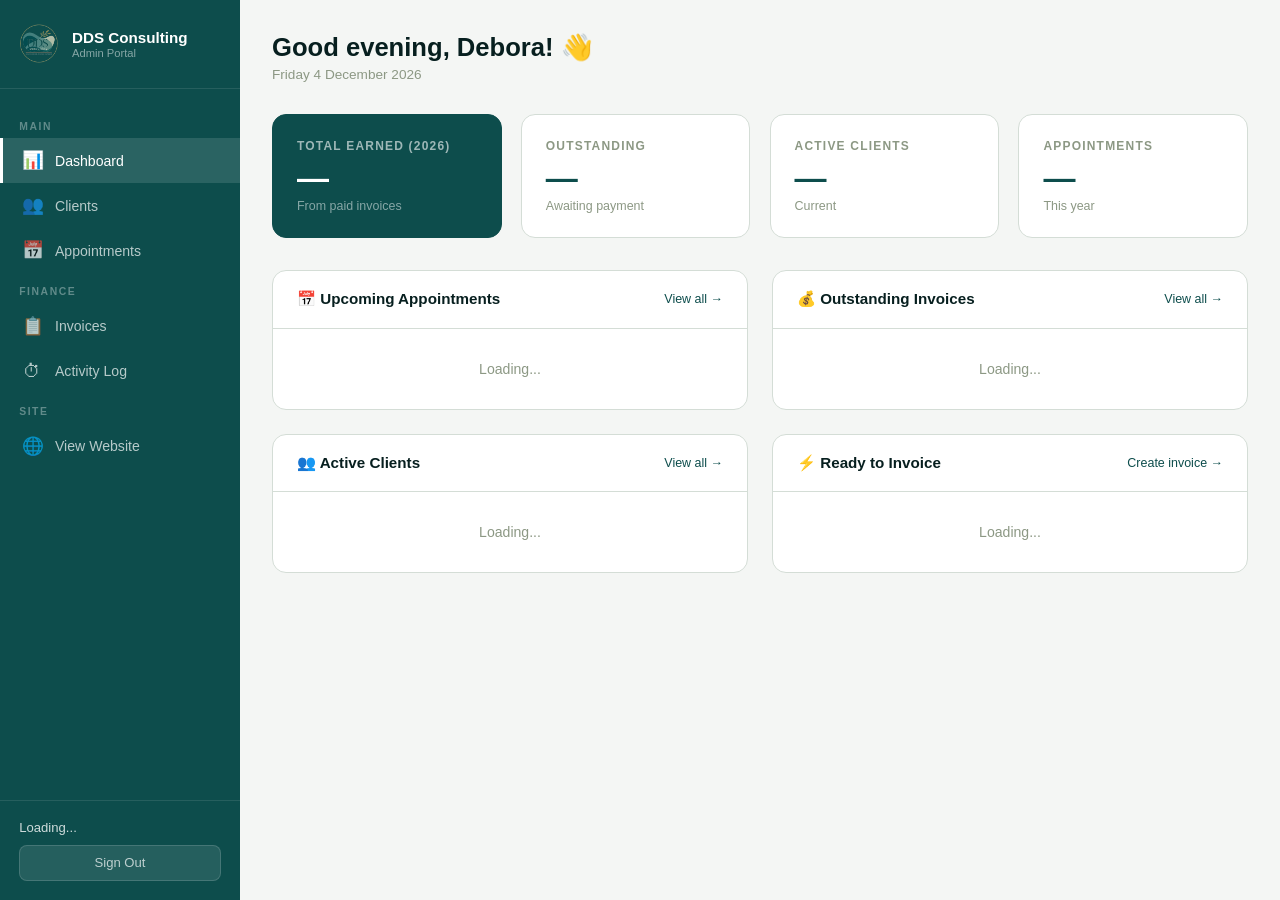
<file: admin/dashboard.html>
<!DOCTYPE html>
<html lang="en">
<head>
  <meta charset="UTF-8"/>
  <meta name="viewport" content="width=device-width, initial-scale=1.0"/>
  <title>DDS Consulting — Dashboard</title>
  <script src="https://identity.netlify.com/v1/netlify-identity-widget.js"></script>
  <style>
    * { box-sizing: border-box; margin: 0; padding: 0; }

    :root {
      --teal:      #0d4d4c;
      --teal-lt:   #1a6e6d;
      --teal-pale: #e0eaea;
      --cream:     #f4f6f4;
      --white:     #ffffff;
      --ink:       #071f1f;
      --ink-soft:  #3d5452;
      --ink-ghost: #8c9884;
      --line:      #d4ddd6;
      --red:       #c0392b;
      --green:     #27ae60;
      --amber:     #f39c12;
      --sidebar-w: 240px;
    }

    body {
      font-family: 'Segoe UI', sans-serif;
      background: var(--cream);
      color: var(--ink);
      display: flex;
      min-height: 100vh;
    }

    /* ── SIDEBAR ── */
    .sidebar {
      width: var(--sidebar-w);
      background: var(--teal);
      min-height: 100vh;
      position: fixed;
      top: 0; left: 0;
      display: flex;
      flex-direction: column;
      z-index: 100;
    }

    .sidebar-logo {
      display: flex;
      align-items: center;
      gap: .8rem;
      padding: 1.5rem 1.2rem;
      border-bottom: 1px solid rgba(255,255,255,.1);
    }

    .sidebar-logo img { width: 40px; height: 40px; border-radius: 8px; }

    .sidebar-logo-text { font-size: .95rem; font-weight: 700; color: #fff; line-height: 1.2; }
    .sidebar-logo-sub { font-size: .7rem; color: rgba(255,255,255,.5); }

    .sidebar-nav { flex: 1; padding: 1.2rem 0; }

    .nav-label {
      font-size: .65rem;
      font-weight: 600;
      letter-spacing: .15em;
      text-transform: uppercase;
      color: rgba(255,255,255,.35);
      padding: .8rem 1.2rem .4rem;
    }

    .nav-item {
      display: flex;
      align-items: center;
      gap: .8rem;
      padding: .75rem 1.2rem;
      color: rgba(255,255,255,.7);
      text-decoration: none;
      font-size: .88rem;
      font-weight: 500;
      transition: background .2s, color .2s;
      border-left: 3px solid transparent;
    }

    .nav-item:hover { background: rgba(255,255,255,.08); color: #fff; }
    .nav-item.active { background: rgba(255,255,255,.12); color: #fff; border-left-color: #fff; }
    .nav-item .icon { font-size: 1.1rem; width: 20px; text-align: center; }

    .sidebar-footer {
      padding: 1.2rem;
      border-top: 1px solid rgba(255,255,255,.1);
    }

    .user-email { font-size: .82rem; color: rgba(255,255,255,.8); font-weight: 500; display: block; margin-bottom: .6rem; }

    .logout-btn {
      display: block;
      width: 100%;
      padding: .6rem;
      background: rgba(255,255,255,.1);
      color: rgba(255,255,255,.7);
      border: 1px solid rgba(255,255,255,.15);
      border-radius: 8px;
      font-size: .82rem;
      cursor: pointer;
      transition: background .2s;
      text-align: center;
    }
    .logout-btn:hover { background: rgba(255,255,255,.2); color: #fff; }

    /* ── MAIN ── */
    .main { margin-left: var(--sidebar-w); flex: 1; padding: 2rem; }

    .page-header {
      display: flex;
      align-items: center;
      justify-content: space-between;
      margin-bottom: 2rem;
    }

    .page-title { font-size: 1.6rem; font-weight: 700; color: var(--ink); }
    .page-date { font-size: .85rem; color: var(--ink-ghost); margin-top: .3rem; }

    /* ── STATS ── */
    .stats-grid {
      display: grid;
      grid-template-columns: repeat(4, 1fr);
      gap: 1.2rem;
      margin-bottom: 2rem;
    }

    .stat-card {
      background: var(--white);
      border-radius: 14px;
      padding: 1.5rem;
      border: 1.5px solid var(--line);
    }

    .stat-label { font-size: .75rem; font-weight: 600; letter-spacing: .1em; text-transform: uppercase; color: var(--ink-ghost); margin-bottom: .6rem; }
    .stat-value { font-size: 2rem; font-weight: 700; color: var(--teal); line-height: 1; margin-bottom: .3rem; }
    .stat-sub { font-size: .78rem; color: var(--ink-ghost); }

    .stat-card.highlight { background: var(--teal); border-color: var(--teal); }
    .stat-card.highlight .stat-label { color: rgba(255,255,255,.6); }
    .stat-card.highlight .stat-value { color: #fff; }
    .stat-card.highlight .stat-sub { color: rgba(255,255,255,.5); }

    /* ── CONTENT GRID ── */
    .content-grid { display: grid; grid-template-columns: 1fr 1fr; gap: 1.5rem; }

    .card { background: var(--white); border-radius: 14px; border: 1.5px solid var(--line); overflow: hidden; }

    .card-header {
      display: flex;
      align-items: center;
      justify-content: space-between;
      padding: 1.2rem 1.5rem;
      border-bottom: 1px solid var(--line);
    }

    .card-title { font-size: .95rem; font-weight: 700; color: var(--ink); }
    .card-link { font-size: .78rem; color: var(--teal); text-decoration: none; font-weight: 500; }
    .card-link:hover { text-decoration: underline; }

    /* ── TABLE ── */
    .data-table { width: 100%; border-collapse: collapse; }

    .data-table th {
      font-size: .72rem;
      font-weight: 600;
      letter-spacing: .08em;
      text-transform: uppercase;
      color: var(--ink-ghost);
      padding: .8rem 1.5rem;
      text-align: left;
      border-bottom: 1px solid var(--line);
      background: var(--cream);
    }

    .data-table td {
      padding: .9rem 1.5rem;
      font-size: .88rem;
      color: var(--ink-soft);
      border-bottom: 1px solid var(--line);
    }

    .data-table tr:last-child td { border-bottom: none; }
    .data-table tr:hover td { background: var(--cream); }

    /* ── BADGES ── */
    .badge { display: inline-block; padding: .25rem .7rem; border-radius: 50px; font-size: .72rem; font-weight: 600; }
    .badge-green { background: rgba(39,174,96,.1); color: var(--green); }
    .badge-amber { background: rgba(243,156,18,.1); color: var(--amber); }
    .badge-teal { background: var(--teal-pale); color: var(--teal); }

    .empty-state { text-align: center; padding: 2.5rem; color: var(--ink-ghost); font-size: .88rem; }
    .empty-state .icon { font-size: 2rem; margin-bottom: .8rem; }
    .loading { text-align: center; padding: 2rem; color: var(--ink-ghost); font-size: .88rem; }
  </style>
  
  <!-- Favicons -->
  <link rel="icon" type="image/png" href="../favicon.png"/>
  <link rel="icon" type="image/x-icon" href="../favicon.ico"/>
  
</head>
<body>

<!-- SIDEBAR -->
<aside class="sidebar">
  <div class="sidebar-logo">
    <img src="../dds-logo-clean.png" alt="DDS"/>
    <div>
      <div class="sidebar-logo-text">DDS Consulting</div>
      <div class="sidebar-logo-sub">Admin Portal</div>
    </div>
  </div>
  <nav class="sidebar-nav">
    <div class="nav-label">Main</div>
    <a href="dashboard.html" class="nav-item active"><span class="icon">📊</span> Dashboard</a>
    <a href="clients.html" class="nav-item"><span class="icon">👥</span> Clients</a>
    <a href="appointments.html" class="nav-item"><span class="icon">📅</span> Appointments</a>
    <div class="nav-label">Finance</div>
    <a href="invoices.html" class="nav-item"><span class="icon">📋</span> Invoices</a>
    <a href="activity.html" class="nav-item"><span class="icon">⏱</span> Activity Log</a>
    <div class="nav-label">Site</div>
    <a href="/" class="nav-item"><span class="icon">🌐</span> View Website</a>
  </nav>
  <div class="sidebar-footer">
    <span class="user-email" id="userEmail">Loading...</span>
    <button class="logout-btn" onclick="handleLogout()">Sign Out</button>
  </div>
</aside>

<!-- MAIN -->
<main class="main">
  <div class="page-header">
    <div>
      <h1 class="page-title" id="greeting">Welcome, Debora! 👋</h1>
      <p class="page-date" id="currentDate"></p>
    </div>
  </div>

  <!-- STATS -->
  <div class="stats-grid">
    <div class="stat-card highlight">
      <div class="stat-label">Total Earned (2026)</div>
      <div class="stat-value" id="totalEarned">—</div>
      <div class="stat-sub">From paid invoices</div>
    </div>
    <div class="stat-card">
      <div class="stat-label">Outstanding</div>
      <div class="stat-value" id="totalOutstanding">—</div>
      <div class="stat-sub">Awaiting payment</div>
    </div>
    <div class="stat-card">
      <div class="stat-label">Active Clients</div>
      <div class="stat-value" id="activeClients">—</div>
      <div class="stat-sub">Current</div>
    </div>
    <div class="stat-card">
      <div class="stat-label">Appointments</div>
      <div class="stat-value" id="totalAppointments">—</div>
      <div class="stat-sub">This year</div>
    </div>
  </div>

  <!-- CONTENT GRID -->
  <div class="content-grid">

    <div class="card">
      <div class="card-header">
        <span class="card-title">📅 Upcoming Appointments</span>
        <a href="appointments.html" class="card-link">View all →</a>
      </div>
      <div id="apptLoading" class="loading">Loading...</div>
      <table class="data-table" id="apptTable" style="display:none">
        <thead><tr><th>Client</th><th>Service</th><th>Date</th><th>Type</th></tr></thead>
        <tbody id="apptBody"></tbody>
      </table>
      <div class="empty-state" id="apptEmpty" style="display:none">
        <div class="icon">📅</div>No upcoming appointments
      </div>
    </div>

    <div class="card">
      <div class="card-header">
        <span class="card-title">💰 Outstanding Invoices</span>
        <a href="invoices.html" class="card-link">View all →</a>
      </div>
      <div id="invLoading" class="loading">Loading...</div>
      <table class="data-table" id="invTable" style="display:none">
        <thead><tr><th>Invoice</th><th>Client</th><th>Amount</th><th>Status</th></tr></thead>
        <tbody id="invBody"></tbody>
      </table>
      <div class="empty-state" id="invEmpty" style="display:none">
        <div class="icon">✅</div>No outstanding invoices!
      </div>
    </div>

    <div class="card">
      <div class="card-header">
        <span class="card-title">👥 Active Clients</span>
        <a href="clients.html" class="card-link">View all →</a>
      </div>
      <div id="clientLoading" class="loading">Loading...</div>
      <table class="data-table" id="clientTable" style="display:none">
        <thead><tr><th>Name</th><th>Phone</th><th>Rate</th></tr></thead>
        <tbody id="clientBody"></tbody>
      </table>
      <div class="empty-state" id="clientEmpty" style="display:none">
        <div class="icon">👥</div>No active clients
      </div>
    </div>

    <div class="card">
      <div class="card-header">
        <span class="card-title">⚡ Ready to Invoice</span>
        <a href="invoices.html" class="card-link">Create invoice →</a>
      </div>
      <div id="unbilledLoading" class="loading">Loading...</div>
      <table class="data-table" id="unbilledTable" style="display:none">
        <thead><tr><th>Client</th><th>Service</th><th>Charge</th></tr></thead>
        <tbody id="unbilledBody"></tbody>
      </table>
      <div class="empty-state" id="unbilledEmpty" style="display:none">
        <div class="icon">✅</div>All appointments billed!
      </div>
    </div>

  </div>
</main>

<script>
  const SUPABASE_URL = 'https://xdrliaryxuzfohjfmzye.supabase.co';
  const SUPABASE_ANON_KEY = 'sb_publishable_NTSxMhj9ozbHNdSvdqYnuA_f2nDT28E';

  // Date and greeting
  const now = new Date();
  const hour = now.getHours();
  const greeting = hour < 12 ? 'Good morning' : hour < 17 ? 'Good afternoon' : 'Good evening';
  document.getElementById('greeting').textContent = `${greeting}, Debora! 👋`;
  document.getElementById('currentDate').textContent = now.toLocaleDateString('en-GB', {
    weekday: 'long', year: 'numeric', month: 'long', day: 'numeric'
  });

  // Auth
  netlifyIdentity.init({ APIUrl: 'https://dds-consulting.pt/.netlify/identity' });
  netlifyIdentity.on('init', user => {
    if (!user) { window.location.href = '/admin/index.html'; return; }
    document.getElementById('userEmail').textContent = user.email;
    const name = user.user_metadata?.full_name || user.email.split('@')[0];
    const firstName = name.split(' ')[0];
    document.getElementById('greeting').textContent = `${greeting}, ${firstName}! 👋`;
  });
  netlifyIdentity.on('logout', () => { window.location.href = '/admin/index.html'; });

  function handleLogout() { netlifyIdentity.logout(); }

  // Supabase helper
  async function query(endpoint) {
    const res = await fetch(`${SUPABASE_URL}/rest/v1/${endpoint}`, {
      headers: {
        'apikey': SUPABASE_ANON_KEY,
        'Authorization': `Bearer ${SUPABASE_ANON_KEY}`
      }
    });
    return res.json();
  }

  const eur = v => `€${parseFloat(v || 0).toFixed(2)}`;
  const fmtDate = d => d ? new Date(d).toLocaleDateString('en-GB', { day: 'numeric', month: 'short' }) : '—';

  function show(tableId, loadingId, emptyId, hasData) {
    document.getElementById(loadingId).style.display = 'none';
    document.getElementById(tableId).style.display = hasData ? 'table' : 'none';
    document.getElementById(emptyId).style.display = hasData ? 'none' : 'block';
  }

  async function loadDashboard() {
    try {
      const today = now.toISOString().split('T')[0];
      const yearStart = now.getFullYear() + '-01-01';

      const [clients, appointments, invoices, upcoming, unbilled] = await Promise.all([
        query('clients?status=eq.Active&select=id,name,phone,hourly_rate'),
        query(`appointments?date=gte.${yearStart}&select=id`),
        query('invoices?select=status,total_due,invoice_number,created_at,clients(name)'),
        query(`appointments?date=gte.${today}&order=date.asc&limit=5&select=*,clients(name)`),
        query('appointments?ready_for_invoice=eq.true&select=*,clients(name)&limit=5')
      ]);

      // Stats
      document.getElementById('activeClients').textContent = clients.length;
      document.getElementById('totalAppointments').textContent = appointments.length;
      const paid = invoices.filter(i => i.status === 'Paid').reduce((s, i) => s + parseFloat(i.total_due || 0), 0);
      const outstanding = invoices.filter(i => i.status !== 'Paid').reduce((s, i) => s + parseFloat(i.total_due || 0), 0);
      document.getElementById('totalEarned').textContent = eur(paid);
      document.getElementById('totalOutstanding').textContent = eur(outstanding);

      // Upcoming appointments
      show('apptTable', 'apptLoading', 'apptEmpty', upcoming.length > 0);
      document.getElementById('apptBody').innerHTML = upcoming.map(a => `
        <tr>
          <td>${a.clients?.name || '—'}</td>
          <td>${a.service_type || '—'}</td>
          <td>${fmtDate(a.date)}</td>
          <td><span class="badge badge-teal">${a.support_type || '—'}</span></td>
        </tr>`).join('');

      // Outstanding invoices
      const outInv = invoices.filter(i => i.status !== 'Paid');
      show('invTable', 'invLoading', 'invEmpty', outInv.length > 0);
      document.getElementById('invBody').innerHTML = outInv.map(i => `
        <tr>
          <td>${i.invoice_number}</td>
          <td>${i.clients?.name || '—'}</td>
          <td>${eur(i.total_due)}</td>
          <td><span class="badge ${i.status === 'Sent' ? 'badge-amber' : 'badge-teal'}">${i.status}</span></td>
        </tr>`).join('');

      // Active clients
      show('clientTable', 'clientLoading', 'clientEmpty', clients.length > 0);
      document.getElementById('clientBody').innerHTML = clients.map(c => `
        <tr>
          <td>${c.name}</td>
          <td>${c.phone || '—'}</td>
          <td>${eur(c.hourly_rate)}/hr</td>
        </tr>`).join('');

      // Ready to invoice
      show('unbilledTable', 'unbilledLoading', 'unbilledEmpty', unbilled.length > 0);
      document.getElementById('unbilledBody').innerHTML = unbilled.map(a => `
        <tr>
          <td>${a.clients?.name || '—'}</td>
          <td>${a.service_type || '—'}</td>
          <td>${eur(a.appointment_charge)}</td>
        </tr>`).join('');

    } catch (err) {
      console.error('Dashboard error:', err);
    }
  }

  loadDashboard();
</script>
</body>
</html>
</file>
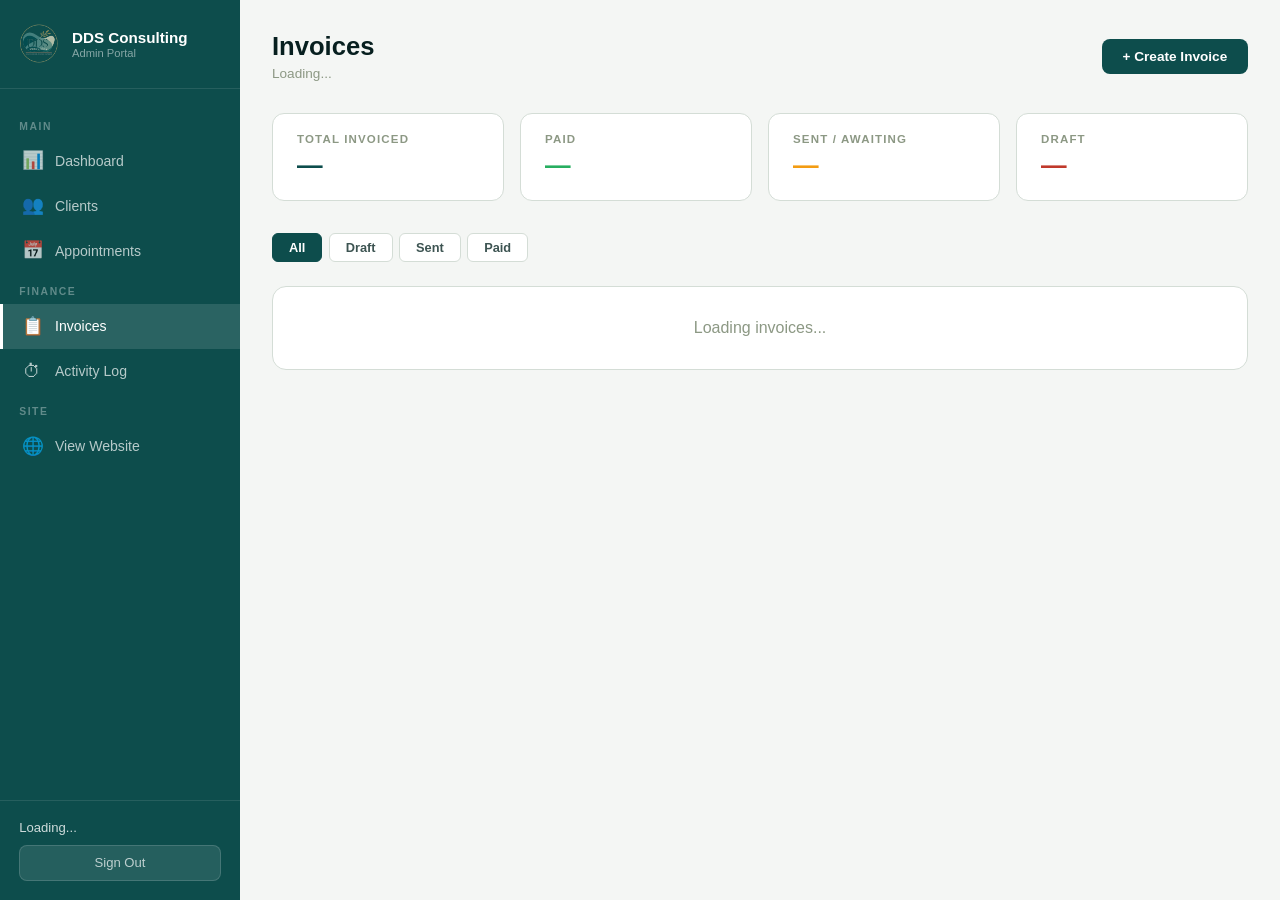
<file: admin/invoices.html>
<!DOCTYPE html>
<html lang="en">
<head>
  <meta charset="UTF-8"/>
  <meta name="viewport" content="width=device-width, initial-scale=1.0"/>
  <title>DDS Consulting — Invoices</title>
  <script src="https://identity.netlify.com/v1/netlify-identity-widget.js"></script>
  <style>
    * { box-sizing: border-box; margin: 0; padding: 0; }

    :root {
      --teal:      #0d4d4c;
      --teal-lt:   #1a6e6d;
      --teal-pale: #e0eaea;
      --cream:     #f4f6f4;
      --white:     #ffffff;
      --ink:       #071f1f;
      --ink-soft:  #3d5452;
      --ink-ghost: #8c9884;
      --line:      #d4ddd6;
      --red:       #c0392b;
      --red-pale:  #fdecea;
      --green:     #27ae60;
      --amber:     #f39c12;
      --sidebar-w: 240px;
    }

    body { font-family: 'Segoe UI', sans-serif; background: var(--cream); color: var(--ink); display: flex; min-height: 100vh; }

    /* ── SIDEBAR ── */
    .sidebar { width: var(--sidebar-w); background: var(--teal); min-height: 100vh; position: fixed; top: 0; left: 0; display: flex; flex-direction: column; z-index: 100; }
    .sidebar-logo { display: flex; align-items: center; gap: .8rem; padding: 1.5rem 1.2rem; border-bottom: 1px solid rgba(255,255,255,.1); }
    .sidebar-logo img { width: 40px; height: 40px; border-radius: 8px; }
    .sidebar-logo-text { font-size: .95rem; font-weight: 700; color: #fff; line-height: 1.2; }
    .sidebar-logo-sub { font-size: .7rem; color: rgba(255,255,255,.5); }
    .sidebar-nav { flex: 1; padding: 1.2rem 0; }
    .nav-label { font-size: .65rem; font-weight: 600; letter-spacing: .15em; text-transform: uppercase; color: rgba(255,255,255,.35); padding: .8rem 1.2rem .4rem; }
    .nav-item { display: flex; align-items: center; gap: .8rem; padding: .75rem 1.2rem; color: rgba(255,255,255,.7); text-decoration: none; font-size: .88rem; font-weight: 500; transition: background .2s, color .2s; border-left: 3px solid transparent; }
    .nav-item:hover { background: rgba(255,255,255,.08); color: #fff; }
    .nav-item.active { background: rgba(255,255,255,.12); color: #fff; border-left-color: #fff; }
    .nav-item .icon { font-size: 1.1rem; width: 20px; text-align: center; }
    .sidebar-footer { padding: 1.2rem; border-top: 1px solid rgba(255,255,255,.1); }
    .user-email { font-size: .82rem; color: rgba(255,255,255,.8); font-weight: 500; display: block; margin-bottom: .6rem; }
    .logout-btn { display: block; width: 100%; padding: .6rem; background: rgba(255,255,255,.1); color: rgba(255,255,255,.7); border: 1px solid rgba(255,255,255,.15); border-radius: 8px; font-size: .82rem; cursor: pointer; transition: background .2s; text-align: center; }
    .logout-btn:hover { background: rgba(255,255,255,.2); color: #fff; }

    /* ── MAIN ── */
    .main { margin-left: var(--sidebar-w); flex: 1; padding: 2rem; }
    .page-header { display: flex; align-items: center; justify-content: space-between; margin-bottom: 2rem; }
    .page-title { font-size: 1.6rem; font-weight: 700; color: var(--ink); }
    .page-sub { font-size: .85rem; color: var(--ink-ghost); margin-top: .3rem; }

    /* ── STATS ── */
    .stats-row { display: grid; grid-template-columns: repeat(4, 1fr); gap: 1rem; margin-bottom: 2rem; }
    .stat-card { background: var(--white); border-radius: 12px; padding: 1.2rem 1.5rem; border: 1.5px solid var(--line); }
    .stat-label { font-size: .72rem; font-weight: 600; letter-spacing: .1em; text-transform: uppercase; color: var(--ink-ghost); margin-bottom: .4rem; }
    .stat-value { font-size: 1.6rem; font-weight: 700; color: var(--teal); }
    .stat-card.green .stat-value { color: var(--green); }
    .stat-card.amber .stat-value { color: var(--amber); }
    .stat-card.red .stat-value { color: var(--red); }

    /* ── BUTTONS ── */
    .btn { display: inline-flex; align-items: center; gap: .4rem; padding: .65rem 1.3rem; border-radius: 8px; font-size: .85rem; font-weight: 600; cursor: pointer; border: none; transition: background .2s, transform .2s; }
    .btn-primary { background: var(--teal); color: #fff; }
    .btn-primary:hover { background: var(--teal-lt); transform: translateY(-1px); }
    .btn-sm { padding: .4rem .8rem; font-size: .78rem; border-radius: 6px; }
    .btn-outline { background: transparent; border: 1.5px solid var(--line); color: var(--ink-soft); }
    .btn-outline:hover { border-color: var(--teal); color: var(--teal); }
    .btn-danger { background: var(--red-pale); color: var(--red); border: 1px solid rgba(192,57,43,.2); }
    .btn-danger:hover { background: var(--red); color: #fff; }
    .btn-success { background: rgba(39,174,96,.1); color: var(--green); border: 1px solid rgba(39,174,96,.2); }
    .btn-success:hover { background: var(--green); color: #fff; }
    .btn-amber { background: rgba(243,156,18,.1); color: var(--amber); border: 1px solid rgba(243,156,18,.2); }
    .btn-amber:hover { background: var(--amber); color: #fff; }

    /* ── TOOLBAR ── */
    .toolbar { display: flex; gap: 1rem; align-items: center; margin-bottom: 1.5rem; flex-wrap: wrap; }
    .filter-tabs { display: flex; gap: .4rem; }
    .filter-tab { padding: .4rem 1rem; border-radius: 6px; font-size: .8rem; font-weight: 600; cursor: pointer; border: 1.5px solid var(--line); background: var(--white); color: var(--ink-soft); transition: all .2s; }
    .filter-tab.active { background: var(--teal); color: #fff; border-color: var(--teal); }

    /* ── TABLE ── */
    .card { background: var(--white); border-radius: 14px; border: 1.5px solid var(--line); overflow: hidden; }
    .data-table { width: 100%; border-collapse: collapse; }
    .data-table th { font-size: .72rem; font-weight: 600; letter-spacing: .08em; text-transform: uppercase; color: var(--ink-ghost); padding: .9rem 1.2rem; text-align: left; border-bottom: 1px solid var(--line); background: var(--cream); }
    .data-table td { padding: 1rem 1.2rem; font-size: .88rem; color: var(--ink-soft); border-bottom: 1px solid var(--line); vertical-align: middle; }
    .data-table tr:last-child td { border-bottom: none; }
    .data-table tr:hover td { background: #f8fafa; }
    .inv-number { font-weight: 700; color: var(--ink); font-family: monospace; font-size: .9rem; }
    .inv-date { font-size: .75rem; color: var(--ink-ghost); margin-top: .2rem; }
    .actions { display: flex; gap: .4rem; flex-wrap: wrap; }
    .badge { display: inline-block; padding: .25rem .7rem; border-radius: 50px; font-size: .72rem; font-weight: 600; }
    .badge-green { background: rgba(39,174,96,.1); color: var(--green); }
    .badge-amber { background: rgba(243,156,18,.1); color: var(--amber); }
    .badge-teal { background: var(--teal-pale); color: var(--teal); }
    .empty-state { text-align: center; padding: 3rem; color: var(--ink-ghost); }
    .empty-state .icon { font-size: 2.5rem; margin-bottom: 1rem; }
    .loading { text-align: center; padding: 2rem; color: var(--ink-ghost); }

    /* ── MODAL ── */
    .modal-overlay { position: fixed; inset: 0; background: rgba(0,0,0,.4); z-index: 200; display: none; align-items: center; justify-content: center; }
    .modal-overlay.open { display: flex; }
    .modal { background: var(--white); border-radius: 16px; width: min(700px, 95vw); max-height: 90vh; overflow-y: auto; box-shadow: 0 20px 60px rgba(0,0,0,.2); }
    .modal-header { display: flex; align-items: center; justify-content: space-between; padding: 1.5rem; border-bottom: 1px solid var(--line); position: sticky; top: 0; background: var(--white); z-index: 1; }
    .modal-title { font-size: 1.1rem; font-weight: 700; color: var(--ink); }
    .modal-close { background: none; border: none; font-size: 1.3rem; cursor: pointer; color: var(--ink-ghost); }
    .modal-close:hover { color: var(--ink); }
    .modal-body { padding: 1.5rem; }
    .modal-footer { padding: 1.2rem 1.5rem; border-top: 1px solid var(--line); display: flex; gap: .8rem; justify-content: flex-end; }

    /* ── FORM ── */
    .form-grid { display: grid; grid-template-columns: 1fr 1fr; gap: 1rem; }
    .form-group { display: flex; flex-direction: column; gap: .4rem; }
    .form-group.full { grid-column: 1 / -1; }
    .form-group label { font-size: .75rem; font-weight: 600; letter-spacing: .08em; text-transform: uppercase; color: var(--ink-ghost); }
    .form-group input, .form-group select, .form-group textarea {
      font-family: 'Segoe UI', sans-serif; font-size: .9rem; color: var(--ink);
      background: var(--cream); border: 1.5px solid var(--line); border-radius: 8px;
      padding: .7rem .9rem; outline: none; transition: border-color .2s;
    }
    .form-group input:focus, .form-group select:focus { border-color: var(--teal); }
    .form-section { font-size: .8rem; font-weight: 700; color: var(--teal); text-transform: uppercase; letter-spacing: .1em; margin: 1rem 0 .4rem; padding-bottom: .4rem; border-bottom: 1px solid var(--line); grid-column: 1 / -1; }

    /* ── APPOINTMENT SELECTOR ── */
    .appt-selector { grid-column: 1 / -1; }
    .appt-list { border: 1.5px solid var(--line); border-radius: 8px; max-height: 200px; overflow-y: auto; background: var(--cream); }
    .appt-item { display: flex; align-items: center; gap: .8rem; padding: .7rem 1rem; border-bottom: 1px solid var(--line); cursor: pointer; transition: background .15s; }
    .appt-item:last-child { border-bottom: none; }
    .appt-item:hover { background: var(--teal-pale); }
    .appt-item input[type="checkbox"] { width: 16px; height: 16px; accent-color: var(--teal); flex-shrink: 0; }
    .appt-item-info { flex: 1; font-size: .85rem; }
    .appt-item-name { font-weight: 600; color: var(--ink); }
    .appt-item-detail { font-size: .75rem; color: var(--ink-ghost); }
    .appt-item-charge { font-weight: 700; color: var(--teal); font-size: .88rem; }

	/* ── ACTION SELECTOR ── */
	.act-item {
	  display: flex; align-items: center; gap: .8rem;
	  padding: .7rem 1rem; border-bottom: 1px solid var(--line);
	  cursor: pointer; transition: background .15s;
	}
	.act-item:last-child { border-bottom: none; }
	.act-item:hover { background: var(--teal-pale); }
	.act-item input[type="checkbox"] { width: 16px; height: 16px; accent-color: var(--teal); flex-shrink: 0; }
	.act-item-info { flex: 1; font-size: .85rem; }
	.act-item-name { font-weight: 600; color: var(--ink); }
	.act-item-detail { font-size: .75rem; color: var(--ink-ghost); }
	.act-item-charge { font-weight: 700; color: var(--teal); font-size: .88rem; }

    /* ── INVOICE TOTAL ── */
    .invoice-summary {
      grid-column: 1 / -1;
      background: var(--teal);
      color: #fff;
      border-radius: 10px;
      padding: 1.2rem 1.5rem;
      display: grid;
      grid-template-columns: 1fr 1fr 1fr auto;
      gap: 1rem;
      align-items: center;
    }
    .inv-sum-label { font-size: .72rem; letter-spacing: .1em; text-transform: uppercase; color: rgba(255,255,255,.6); margin-bottom: .2rem; }
    .inv-sum-value { font-size: 1.1rem; font-weight: 700; }
    .inv-sum-total { font-size: 1.4rem; font-weight: 700; }

    /* ── PDF PREVIEW ── */
    .pdf-preview {
      background: var(--white);
      border: 1.5px solid var(--line);
      border-radius: 12px;
      padding: 2.5rem;
      max-width: 680px;
      margin: 0 auto;
    }
    .pdf-header { display: flex; justify-content: space-between; align-items: flex-start; margin-bottom: 2.5rem; }
    .pdf-logo-area img { width: 60px; height: 60px; border-radius: 10px; }
    .pdf-company { font-size: .85rem; color: var(--ink-soft); margin-top: .5rem; }
    .pdf-invoice-label { font-size: 2rem; font-weight: 700; color: var(--teal); }
    .pdf-invoice-num { font-size: 1rem; color: var(--ink-ghost); font-family: monospace; }
    .pdf-to { margin-bottom: 2rem; }
    .pdf-label { font-size: .72rem; font-weight: 700; letter-spacing: .12em; text-transform: uppercase; color: var(--ink-ghost); margin-bottom: .4rem; }
    .pdf-client-name { font-size: 1.1rem; font-weight: 700; color: var(--ink); }
    .pdf-dates { display: grid; grid-template-columns: 1fr 1fr; gap: 1rem; margin-bottom: 2rem; padding: 1rem; background: var(--cream); border-radius: 8px; }
    .pdf-date-label { font-size: .72rem; color: var(--ink-ghost); margin-bottom: .2rem; }
    .pdf-date-val { font-size: .9rem; font-weight: 600; color: var(--ink); }
    .pdf-items { width: 100%; border-collapse: collapse; margin-bottom: 1.5rem; }
    .pdf-items th { font-size: .72rem; font-weight: 700; letter-spacing: .08em; text-transform: uppercase; color: var(--ink-ghost); padding: .6rem .8rem; text-align: left; border-bottom: 2px solid var(--line); }
    .pdf-items td { padding: .8rem; font-size: .88rem; color: var(--ink-soft); border-bottom: 1px solid var(--line); }
    .pdf-items tr:last-child td { border-bottom: none; }
    .pdf-totals { margin-left: auto; width: 260px; }
    .pdf-total-row { display: flex; justify-content: space-between; padding: .4rem 0; font-size: .88rem; color: var(--ink-soft); }
    .pdf-total-final { display: flex; justify-content: space-between; padding: .8rem; background: var(--teal); color: #fff; border-radius: 8px; font-weight: 700; font-size: 1rem; margin-top: .5rem; }
    .pdf-footer { margin-top: 2rem; padding-top: 1rem; border-top: 1px solid var(--line); font-size: .78rem; color: var(--ink-ghost); text-align: center; }

    /* ── CONFIRM MODAL ── */
    .confirm-modal { background: var(--white); border-radius: 16px; width: min(400px, 95vw); padding: 2rem; box-shadow: 0 20px 60px rgba(0,0,0,.2); text-align: center; }
    .confirm-icon { font-size: 2.5rem; margin-bottom: 1rem; }
    .confirm-title { font-size: 1.1rem; font-weight: 700; color: var(--ink); margin-bottom: .6rem; }
    .confirm-text { font-size: .88rem; color: var(--ink-soft); line-height: 1.6; margin-bottom: 1.5rem; }
    .confirm-actions { display: flex; gap: .8rem; justify-content: center; }

    @media print {
		body > * { display: none !important; }
		#printArea { display: block !important; position: fixed; top: 0; left: 0; width: 100%; }
		.pdf-preview { border: none; box-shadow: none; }
	}
  </style>
  
  <!-- Favicons -->
  <link rel="icon" type="image/png" href="../favicon.png"/>
  <link rel="icon" type="image/x-icon" href="../favicon.ico"/>
  
</head>
<body>

<!-- SIDEBAR -->
<aside class="sidebar">
  <div class="sidebar-logo">
    <img src="../dds-logo-clean.png" alt="DDS"/>
    <div>
      <div class="sidebar-logo-text">DDS Consulting</div>
      <div class="sidebar-logo-sub">Admin Portal</div>
    </div>
  </div>
  <nav class="sidebar-nav">
    <div class="nav-label">Main</div>
    <a href="dashboard.html" class="nav-item"><span class="icon">📊</span> Dashboard</a>
    <a href="clients.html" class="nav-item"><span class="icon">👥</span> Clients</a>
    <a href="appointments.html" class="nav-item"><span class="icon">📅</span> Appointments</a>
    <div class="nav-label">Finance</div>
    <a href="invoices.html" class="nav-item active"><span class="icon">📋</span> Invoices</a>
    <a href="activity.html" class="nav-item"><span class="icon">⏱</span> Activity Log</a>
    <div class="nav-label">Site</div>
    <a href="/" class="nav-item"><span class="icon">🌐</span> View Website</a>
  </nav>
  <div class="sidebar-footer">
    <span class="user-email" id="userEmail">Loading...</span>
    <button class="logout-btn" onclick="handleLogout()">Sign Out</button>
  </div>
</aside>

<!-- MAIN -->
<main class="main">
  <div class="page-header">
    <div>
      <h1 class="page-title">Invoices</h1>
      <p class="page-sub" id="invCount">Loading...</p>
    </div>
    <button class="btn btn-primary" onclick="openCreateInvoice()">+ Create Invoice</button>
  </div>

  <!-- STATS -->
  <div class="stats-row">
    <div class="stat-card">
      <div class="stat-label">Total Invoiced</div>
      <div class="stat-value" id="statTotal">—</div>
    </div>
    <div class="stat-card green">
      <div class="stat-label">Paid</div>
      <div class="stat-value" id="statPaid">—</div>
    </div>
    <div class="stat-card amber">
      <div class="stat-label">Sent / Awaiting</div>
      <div class="stat-value" id="statSent">—</div>
    </div>
    <div class="stat-card red">
      <div class="stat-label">Draft</div>
      <div class="stat-value" id="statDraft">—</div>
    </div>
  </div>

  <!-- FILTER -->
  <div class="toolbar">
    <div class="filter-tabs">
      <button class="filter-tab active" onclick="setFilter('All', this)">All</button>
      <button class="filter-tab" onclick="setFilter('Draft', this)">Draft</button>
      <button class="filter-tab" onclick="setFilter('Sent', this)">Sent</button>
      <button class="filter-tab" onclick="setFilter('Paid', this)">Paid</button>
    </div>
  </div>

  <div class="card">
    <div id="loadingState" class="loading">Loading invoices...</div>
    <table class="data-table" id="invTable" style="display:none">
      <thead>
        <tr>
          <th>Invoice</th>
          <th>Client</th>
          <th>Appt Charges</th>
          <th>Travel</th>
          <th>Total</th>
          <th>Due Date</th>
          <th>Status</th>
          <th>Actions</th>
        </tr>
      </thead>
      <tbody id="invBody"></tbody>
    </table>
    <div class="empty-state" id="emptyState" style="display:none">
      <div class="icon">📋</div>
      <p>No invoices found</p>
    </div>
  </div>
</main>

<!-- CREATE INVOICE MODAL -->
<div class="modal-overlay" id="invoiceModal">
  <div class="modal">
    <div class="modal-header">
      <h2 class="modal-title" id="modalTitle">Create Invoice</h2>
      <button class="modal-close" onclick="closeModal()">✕</button>
    </div>
    <div class="modal-body">
      <div class="form-grid">
        <div class="form-section">Invoice Details</div>
        <div class="form-group">
          <label>Client *</label>
          <select id="f_client" onchange="loadReadyAppointments()">
            <option value="">Select client...</option>
          </select>
        </div>
        <div class="form-group">
          <label>Invoice Number</label>
          <input type="text" id="f_invoice_number" placeholder="Auto-generated"/>
        </div>
        <div class="form-group">
          <label>Due Date</label>
          <input type="date" id="f_due_date"/>
        </div>
        <div class="form-group">
          <label>Travel Fee (€)</label>
          <input type="number" id="f_travel_fee" placeholder="0.00" step="0.01" min="0" oninput="updateTotal()"/>
        </div>
        <div class="form-group full">
          <label>Notes</label>
          <input type="text" id="f_notes" placeholder="Any notes for this invoice..."/>
        </div>

        <div class="form-section">Select Appointments to Include</div>
        <div class="appt-selector">
          <div id="apptSelectorMsg" style="font-size:.85rem;color:var(--ink-ghost);padding:.5rem 0">Select a client to see their ready appointments.</div>
          <div class="appt-list" id="apptSelectorList" style="display:none"></div>
        </div>

		<div class="form-section">Select Activities to Include</div>
		<div class="appt-selector">
		  <div id="actSelectorMsg" style="font-size:.85rem;color:var(--ink-ghost);padding:.5rem 0">Select a client to see their unbilled activities.</div>
		  <div class="appt-list" id="actSelectorList" style="display:none"></div>
		</div>

        <div class="form-section">Invoice Total</div>
        <div class="invoice-summary">
          <div>
		  <div class="inv-sum-label">Appointment Charges</div>
		  <div class="inv-sum-value" id="sumAppt">€0.00</div>
		</div>
		<div>
		  <div class="inv-sum-label">Activity Charges</div>
		  <div class="inv-sum-value" id="sumAct">€0.00</div>
		</div>
          <div>
            <div class="inv-sum-label">Travel Fee</div>
            <div class="inv-sum-value" id="sumTravel">€0.00</div>
          </div>
          <div>
            <div class="inv-sum-label">Total Due</div>
            <div class="inv-sum-total" id="sumTotal">€0.00</div>
          </div>
        </div>
      </div>
    </div>
    <div class="modal-footer">
      <button class="btn btn-outline" onclick="closeModal()">Cancel</button>
      <button class="btn btn-primary" onclick="saveInvoice()">💾 Save Invoice</button>
    </div>
  </div>
</div>

<!-- PDF PREVIEW MODAL -->
<div class="modal-overlay" id="pdfModal">
  <div class="modal" style="width:min(740px,95vw)">
    <div class="modal-header">
      <h2 class="modal-title">Invoice Preview</h2>
      <button class="modal-close" onclick="closePdfModal()">✕</button>
    </div>
    <div class="modal-body">
      <div id="pdfContent"></div>
    </div>
    <div class="modal-footer">
      <button class="btn btn-outline" onclick="closePdfModal()">Close</button>
      <button class="btn btn-primary" onclick="printInvoice()">🖨️ Print / Save as PDF</button>
    </div>
  </div>
</div>

<!-- CONFIRM MODAL -->
<div class="modal-overlay" id="confirmModal">
  <div class="confirm-modal">
    <div class="confirm-icon" id="confirmIcon">⚠️</div>
    <div class="confirm-title" id="confirmTitle">Are you sure?</div>
    <div class="confirm-text" id="confirmText"></div>
    <div class="confirm-actions">
      <button class="btn btn-outline" onclick="closeConfirm()">Cancel</button>
      <button class="btn btn-danger" id="confirmBtn" onclick="executeConfirm()">Confirm</button>
    </div>
  </div>
</div>

<script>
  const SUPABASE_URL = 'https://xdrliaryxuzfohjfmzye.supabase.co';
  const SUPABASE_ANON_KEY = 'sb_publishable_NTSxMhj9ozbHNdSvdqYnuA_f2nDT28E';

  let allInvoices = [];
  let allClients = [];
  let readyAppointments = [];
  let currentFilter = 'All';
  let editingId = null;
  let confirmAction = null;

  // Auth
  netlifyIdentity.init({ APIUrl: 'https://dds-consulting.pt/.netlify/identity' });
  netlifyIdentity.on('init', user => {
    if (!user) { window.location.href = '/admin/index.html'; return; }
    document.getElementById('userEmail').textContent = user.email;
  });
  netlifyIdentity.on('logout', () => { window.location.href = '/admin/index.html'; });
  function handleLogout() { netlifyIdentity.logout(); }

  // Supabase helper
  async function sbFetch(endpoint, options = {}) {
    const res = await fetch(`${SUPABASE_URL}/rest/v1/${endpoint}`, {
      headers: {
        'apikey': SUPABASE_ANON_KEY,
        'Authorization': `Bearer ${SUPABASE_ANON_KEY}`,
        'Content-Type': 'application/json',
        'Prefer': options.prefer || 'return=representation',
        ...options.headers
      },
      ...options
    });
    if (!res.ok) throw new Error(await res.text());
    const text = await res.text();
    return text ? JSON.parse(text) : null;
  }

  const eur = v => `€${parseFloat(v || 0).toFixed(2)}`;
  const fmtDate = d => d ? new Date(d + 'T00:00:00').toLocaleDateString('en-GB', { day: 'numeric', month: 'short', year: 'numeric' }) : '—';

  function generateInvoiceNumber() {
    const year = new Date().getFullYear();
    const chars = 'ABCDEFGHIJKLMNOPQRSTUVWXYZ0123456789';
    let suffix = '';
    for (let i = 0; i < 4; i++) suffix += chars[Math.floor(Math.random() * chars.length)];
    return `DDS-${year}-${suffix}`;
  }

  async function loadData() {
    try {
      [allInvoices, allClients] = await Promise.all([
        sbFetch('invoices?order=created_at.desc&select=*,clients(name,email,phone,address)'),
        sbFetch('clients?status=eq.Active&order=name.asc&select=id,name,email,phone,address,hourly_rate')
      ]);

      // Stats
      const total = allInvoices.reduce((s, i) => s + parseFloat(i.total_due || 0), 0);
      const paid = allInvoices.filter(i => i.status === 'Paid').reduce((s, i) => s + parseFloat(i.total_due || 0), 0);
      const sent = allInvoices.filter(i => i.status === 'Sent').reduce((s, i) => s + parseFloat(i.total_due || 0), 0);
      const draft = allInvoices.filter(i => i.status === 'Draft').reduce((s, i) => s + parseFloat(i.total_due || 0), 0);
      document.getElementById('statTotal').textContent = eur(total);
      document.getElementById('statPaid').textContent = eur(paid);
      document.getElementById('statSent').textContent = eur(sent);
      document.getElementById('statDraft').textContent = eur(draft);

      // Populate client dropdown
      const sel = document.getElementById('f_client');
      sel.innerHTML = '<option value="">Select client...</option>';
      allClients.forEach(c => {
        const opt = document.createElement('option');
        opt.value = c.id;
        opt.textContent = c.name;
        sel.appendChild(opt);
      });

      renderInvoices();
    } catch (err) {
      console.error(err);
      document.getElementById('loadingState').textContent = 'Error loading invoices.';
    }
  }

  function setFilter(filter, el) {
    currentFilter = filter;
    document.querySelectorAll('.filter-tab').forEach(t => t.classList.remove('active'));
    el.classList.add('active');
    renderInvoices();
  }

  function renderInvoices() {
    let filtered = currentFilter === 'All' ? allInvoices : allInvoices.filter(i => i.status === currentFilter);
    document.getElementById('loadingState').style.display = 'none';
    document.getElementById('invCount').textContent = `${filtered.length} invoice${filtered.length !== 1 ? 's' : ''}`;

    if (filtered.length === 0) {
      document.getElementById('invTable').style.display = 'none';
      document.getElementById('emptyState').style.display = 'block';
      return;
    }

    document.getElementById('invTable').style.display = 'table';
    document.getElementById('emptyState').style.display = 'none';

    document.getElementById('invBody').innerHTML = filtered.map(inv => {
      const statusClass = inv.status === 'Paid' ? 'badge-green' : inv.status === 'Sent' ? 'badge-amber' : 'badge-teal';
      return `
      <tr>
        <td>
          <div class="inv-number">${inv.invoice_number}</div>
          <div class="inv-date">Created ${fmtDate(inv.created_at?.split('T')[0])}</div>
        </td>
        <td>${inv.clients?.name || '—'}</td>
        <td>${eur(inv.appointment_charges)}</td>
        <td>${eur(inv.travel_fee)}</td>
        <td><strong>${eur(inv.total_due)}</strong></td>
        <td>${fmtDate(inv.due_date)}</td>
        <td><span class="badge ${statusClass}">${inv.status}</span></td>
        <td>
          <div class="actions">
            <button class="btn btn-sm btn-outline" onclick="previewInvoice('${inv.id}')">👁 View</button>
            ${inv.status === 'Draft' ? `<button class="btn btn-sm btn-outline" onclick="editInvoice('${inv.id}')">✏️ Edit</button>` : ''}
            ${inv.status === 'Draft' ? `<button class="btn btn-sm btn-amber" onclick="markSent('${inv.id}')">📤 Sent</button>` : ''}
			${inv.status === 'Sent' ? `<button class="btn btn-sm btn-success" onclick="markPaid('${inv.id}')">✅ Paid</button>` : ''}
			${inv.status === 'Sent' ? `<button class="btn btn-sm btn-outline" onclick="revertToDraft('${inv.id}')">↩ Draft</button>` : ''}
            <button class="btn btn-sm btn-danger" onclick="confirmDelete('${inv.id}', '${inv.invoice_number}')">🗑</button>
          </div>
        </td>
      </tr>`;
    }).join('');
  }

  async function loadReadyAppointments() {
    const clientId = document.getElementById('f_client').value;
    if (!clientId) {
      document.getElementById('apptSelectorMsg').style.display = 'block';
      document.getElementById('apptSelectorList').style.display = 'none';
      document.getElementById('actSelectorMsg').style.display = 'block';
      document.getElementById('actSelectorList').style.display = 'none';
      return;
    }

    // Load appointments and activities in parallel
    const [appts, acts, linkedActs] = await Promise.all([
    sbFetch(`appointments?client_id=eq.${clientId}&ready_for_invoice=eq.true&select=*`),
    sbFetch(`activity_log?client_id=eq.${clientId}&billable=eq.true&select=*`),
    editingId ? sbFetch(`invoice_activities?invoice_id=eq.${editingId}&select=activity_id`) : Promise.resolve([])
    ]);

    readyAppointments = appts || [];
	const linkedActIds = (linkedActs || []).map(l => l.activity_id);
	const unbilledActs = (acts || []).filter(a => !a.invoice_id && !linkedActIds.includes(a.id));

    // ── APPOINTMENTS ──
    document.getElementById('apptSelectorMsg').style.display = 'none';
    const apptList = document.getElementById('apptSelectorList');

    if (readyAppointments.length === 0) {
      apptList.innerHTML = '<div style="padding:1rem;font-size:.85rem;color:var(--ink-ghost)">No appointments ready to invoice for this client.</div>';
    } else {
      apptList.innerHTML = readyAppointments.map(a => `
        <div class="appt-item" onclick="toggleAppt('${a.id}')">
          <input type="checkbox" id="appt_${a.id}" value="${a.id}" data-charge="${a.appointment_charge || 0}" onchange="updateTotal()" onclick="event.stopPropagation()"/>
          <div class="appt-item-info">
            <div class="appt-item-name">${a.service_type || 'Appointment'} · ${fmtDate(a.date)}</div>
            <div class="appt-item-detail">${a.appointment_id} · ${a.hours_worked || 0}h</div>
          </div>
          <div class="appt-item-charge">${eur(a.appointment_charge)}</div>
        </div>`).join('');
    }
    apptList.style.display = 'block';

    // ── ACTIVITIES ──
    document.getElementById('actSelectorMsg').style.display = 'none';
    const actList = document.getElementById('actSelectorList');

    if (unbilledActs.length === 0) {
      actList.innerHTML = '<div style="padding:1rem;font-size:.85rem;color:var(--ink-ghost)">No unbilled activities for this client.</div>';
    } else {
      actList.innerHTML = unbilledActs.map(a => `
        <div class="appt-item" onclick="toggleAct('${a.id}')">
          <input type="checkbox" id="act_${a.id}" value="${a.id}" data-charge="${a.charge_amount || 0}" onchange="updateTotal()" onclick="event.stopPropagation()"/>
          <div class="appt-item-info">
            <div class="appt-item-name">${a.activity_type || 'Activity'} · ${fmtDate(a.date)}</div>
            <div class="appt-item-detail">${a.activity_id || ''} · ${a.minutes || 0} mins${a.notes ? ' · ' + a.notes : ''}</div>
          </div>
          <div class="appt-item-charge">${eur(a.charge_amount)}</div>
        </div>`).join('');
    }
    actList.style.display = 'block';

    updateTotal();
  }

  function toggleAppt(id) {
    const cb = document.getElementById(`appt_${id}`);
    cb.checked = !cb.checked;
    updateTotal();
  }

  function toggleAct(id) {
    const cb = document.getElementById(`act_${id}`);
    cb.checked = !cb.checked;
    updateTotal();
  }

  function updateTotal() {
    const travel = parseFloat(document.getElementById('f_travel_fee').value || 0);
    let apptTotal = 0;
    let actTotal = 0;
    document.querySelectorAll('#apptSelectorList input[type="checkbox"]:checked').forEach(cb => {
      apptTotal += parseFloat(cb.dataset.charge || 0);
    });
    document.querySelectorAll('#actSelectorList input[type="checkbox"]:checked').forEach(cb => {
      actTotal += parseFloat(cb.dataset.charge || 0);
    });
    document.getElementById('sumAppt').textContent = eur(apptTotal);
    document.getElementById('sumAct').textContent = eur(actTotal);
    document.getElementById('sumTravel').textContent = eur(travel);
    document.getElementById('sumTotal').textContent = eur(apptTotal + actTotal + travel);
  }

  function openCreateInvoice() {
    editingId = null;
    document.getElementById('modalTitle').textContent = 'Create Invoice';
    document.getElementById('f_client').value = '';
    document.getElementById('f_invoice_number').value = generateInvoiceNumber();
    const due = new Date();
    due.setDate(due.getDate() + 14);
    document.getElementById('f_due_date').value = due.toISOString().split('T')[0];
    document.getElementById('f_travel_fee').value = '';
    document.getElementById('f_notes').value = '';
    document.getElementById('apptSelectorMsg').style.display = 'block';
    document.getElementById('apptSelectorList').style.display = 'none';
    document.getElementById('actSelectorMsg').style.display = 'block';
    document.getElementById('actSelectorList').style.display = 'none';
    updateTotal();
    document.getElementById('invoiceModal').classList.add('open');
  }

  function closeModal() { document.getElementById('invoiceModal').classList.remove('open'); }

  async function saveInvoice() {
    const clientId = document.getElementById('f_client').value;
    if (!clientId) { alert('Please select a client!'); return; }

    const selectedAppts = [...document.querySelectorAll('#apptSelectorList input[type="checkbox"]:checked')];
    const selectedActs = [...document.querySelectorAll('#actSelectorList input[type="checkbox"]:checked')];
    const apptCharges = selectedAppts.reduce((s, cb) => s + parseFloat(cb.dataset.charge || 0), 0);
    const actCharges = selectedActs.reduce((s, cb) => s + parseFloat(cb.dataset.charge || 0), 0);
    const travelFee = parseFloat(document.getElementById('f_travel_fee').value || 0);
    const total = apptCharges + actCharges + travelFee;

    const data = {
      invoice_number: document.getElementById('f_invoice_number').value,
      client_id: clientId,
      status: 'Draft',
      travel_fee: travelFee,
      notes: document.getElementById('f_notes').value.trim() || null,
      appointment_charges: apptCharges,
      activity_charges: actCharges,
      total_due: total,
      due_date: document.getElementById('f_due_date').value || null,
    };

    try {
      // If editing, delete old links first
      if (editingId) {
        await sbFetch(`invoice_appointments?invoice_id=eq.${editingId}`, { method: 'DELETE', prefer: 'return=minimal' });
        await sbFetch(`invoice_activities?invoice_id=eq.${editingId}`, { method: 'DELETE', prefer: 'return=minimal' });
      }

      let invoiceId;
      if (editingId) {
        await sbFetch(`invoices?id=eq.${editingId}`, { method: 'PATCH', body: JSON.stringify(data) });
        invoiceId = editingId;
      } else {
        const saved = await sbFetch('invoices', { method: 'POST', body: JSON.stringify(data) });
        invoiceId = saved[0].id;
      }

      // Link appointments
      if (selectedAppts.length > 0) {
        const links = selectedAppts.map(cb => ({ invoice_id: invoiceId, appointment_id: cb.value }));
        await sbFetch('invoice_appointments', { method: 'POST', body: JSON.stringify(links) });
        // Mark appointments as invoiced
        for (const cb of selectedAppts) {
          await sbFetch(`appointments?id=eq.${cb.value}`, { method: 'PATCH', body: JSON.stringify({ ready_for_invoice: false }) });
        }
      }

      // Link activities and mark as invoiced
      if (selectedActs.length > 0) {
        const actLinks = selectedActs.map(cb => ({ invoice_id: invoiceId, activity_id: cb.value }));
        await sbFetch('invoice_activities', { method: 'POST', body: JSON.stringify(actLinks) });
        for (const cb of selectedActs) {
          await sbFetch(`activity_log?id=eq.${cb.value}`, { method: 'PATCH', body: JSON.stringify({ invoiced: true }) });
        }
      }

      closeModal();
      await loadData();
    } catch (err) {
      console.error(err);
      alert('Error saving invoice. Please try again.');
    }
  }

  async function revertToDraft(id) {
    await sbFetch(`invoices?id=eq.${id}`, { method: 'PATCH', body: JSON.stringify({ status: 'Draft', date_sent: null }) });
    await loadData();
  }

  async function editInvoice(id) {
    const inv = allInvoices.find(i => i.id === id);
    if (!inv) return;
    editingId = id;
    document.getElementById('modalTitle').textContent = 'Edit Invoice';
    document.getElementById('f_invoice_number').value = inv.invoice_number;
    document.getElementById('f_client').value = inv.client_id;
    const due = new Date();
    due.setDate(due.getDate() + 14);
    document.getElementById('f_due_date').value = inv.due_date || due.toISOString().split('T')[0];
    document.getElementById('f_travel_fee').value = inv.travel_fee || '';
    document.getElementById('f_notes').value = inv.notes || '';
    document.getElementById('actSelectorMsg').style.display = 'block';
    document.getElementById('actSelectorList').style.display = 'none';
    document.getElementById('apptSelectorMsg').style.display = 'block';
    document.getElementById('apptSelectorList').style.display = 'none';
    document.getElementById('invoiceModal').classList.add('open');
    await loadReadyAppointments();
  }

  async function markSent(id) {
    await sbFetch(`invoices?id=eq.${id}`, { method: 'PATCH', body: JSON.stringify({ status: 'Sent', date_sent: new Date().toISOString().split('T')[0] }) });
    await loadData();
  }

  async function markPaid(id) {
    await sbFetch(`invoices?id=eq.${id}`, { method: 'PATCH', body: JSON.stringify({ status: 'Paid', paid_date: new Date().toISOString().split('T')[0] }) });
    await loadData();
  }
 
	async function revertToDraft(id) {
	  await sbFetch(`invoices?id=eq.${id}`, { method: 'PATCH', body: JSON.stringify({ status: 'Draft', date_sent: null }) });
	  await loadData();
	}

  async function previewInvoice(id) {
    const inv = allInvoices.find(i => i.id === id);
    if (!inv) return;

    // Load linked appointments and activities in parallel
    const [links, actLinks] = await Promise.all([
      sbFetch(`invoice_appointments?invoice_id=eq.${id}&select=appointment_id,appointments(service_type,date,hours_worked,appointment_charge,support_type)`),
      sbFetch(`invoice_activities?invoice_id=eq.${id}&select=activity_id,activity_log(activity_type,date,minutes,charge_amount,notes)`)
    ]);

    const apptRows = (links || []).map(l => {
      const a = l.appointments;
      return `<tr>
        <td>${a?.service_type || 'Service'}</td>
        <td>${fmtDate(a?.date)}</td>
        <td>${a?.hours_worked || 0}h (${a?.support_type || ''})</td>
        <td style="text-align:right;font-weight:600">${eur(a?.appointment_charge)}</td>
      </tr>`;
    }).join('');

    const actRows = (actLinks || []).map(l => {
      const a = l.activity_log;
      return `<tr>
        <td>${a?.activity_type || 'Activity'}${a?.notes ? ' — ' + a.notes : ''}</td>
        <td>${fmtDate(a?.date)}</td>
        <td>${a?.minutes || 0} mins</td>
        <td style="text-align:right;font-weight:600">${eur(a?.charge_amount)}</td>
      </tr>`;
    }).join('');

    document.getElementById('pdfContent').innerHTML = `
      <div class="pdf-preview">
        <div class="pdf-header">
          <div class="pdf-logo-area">
            <img src="../dds-logo-clean.png" alt="DDS"/>
            <div class="pdf-company">
              <strong>DDS Consulting</strong><br>
              Debora Da Silva<br>
              Central Portugal<br>
              debora@dds-consulting.pt<br>
              +351 912 173 159
            </div>
          </div>
          <div style="text-align:right">
            <div class="pdf-invoice-label">INVOICE</div>
            <div class="pdf-invoice-num">${inv.invoice_number}</div>
          </div>
        </div>

        <div class="pdf-to">
          <div class="pdf-label">Bill To</div>
          <div class="pdf-client-name">${inv.clients?.name || '—'}</div>
          ${inv.clients?.email ? `<div style="font-size:.85rem;color:var(--ink-soft)">${inv.clients.email}</div>` : ''}
          ${inv.clients?.phone ? `<div style="font-size:.85rem;color:var(--ink-soft)">${inv.clients.phone}</div>` : ''}
        </div>

        <div class="pdf-dates">
          <div>
            <div class="pdf-date-label">Invoice Date</div>
            <div class="pdf-date-val">${fmtDate(inv.created_at?.split('T')[0])}</div>
          </div>
          <div>
            <div class="pdf-date-label">Due Date</div>
            <div class="pdf-date-val">${fmtDate(inv.due_date)}</div>
          </div>
        </div>

        <table class="pdf-items">
          <thead>
            <tr>
              <th>Service</th>
              <th>Date</th>
              <th>Duration</th>
              <th style="text-align:right">Amount</th>
            </tr>
          </thead>
          <tbody>
            ${apptRows}
            ${actRows}
            ${parseFloat(inv.travel_fee || 0) > 0 ? `
            <tr>
              <td>Travel Fee</td>
              <td>—</td>
              <td>Zone charge</td>
              <td style="text-align:right;font-weight:600">${eur(inv.travel_fee)}</td>
            </tr>` : ''}
          </tbody>
        </table>

        <div class="pdf-totals">
          ${parseFloat(inv.appointment_charges || 0) > 0 ? `<div class="pdf-total-row"><span>Appointment Charges</span><span>${eur(inv.appointment_charges)}</span></div>` : ''}
          ${parseFloat(inv.activity_charges || 0) > 0 ? `<div class="pdf-total-row"><span>Activity Charges</span><span>${eur(inv.activity_charges)}</span></div>` : ''}
          ${parseFloat(inv.travel_fee || 0) > 0 ? `<div class="pdf-total-row"><span>Travel Fee</span><span>${eur(inv.travel_fee)}</span></div>` : ''}
          <div class="pdf-total-final"><span>Total Due</span><span>${eur(inv.total_due)}</span></div>
        </div>

        ${inv.notes ? `<div style="margin-top:1.5rem;font-size:.85rem;color:var(--ink-soft)"><strong>Notes:</strong> ${inv.notes}</div>` : ''}

        <div class="pdf-footer">
          Thank you for your trust in DDS Consulting · Payment due by ${fmtDate(inv.due_date)}<br>
          Please transfer to: <strong>Debora Da Silva</strong> · IBAN: PT50 0007 0000 0016 5731 2912 3
        </div>
      </div>`;

    document.getElementById('pdfModal').classList.add('open');
  }

  function closePdfModal() { document.getElementById('pdfModal').classList.remove('open'); }

  function confirmDelete(id, number) {
    confirmAction = () => deleteInvoice(id);
    document.getElementById('confirmIcon').textContent = '🗑';
    document.getElementById('confirmTitle').textContent = 'Delete Invoice?';
    document.getElementById('confirmText').textContent = `This will permanently delete invoice ${number}. This cannot be undone.`;
    document.getElementById('confirmBtn').textContent = 'Delete';
    document.getElementById('confirmModal').classList.add('open');
  }

  async function deleteInvoice(id) {
    await sbFetch(`invoice_appointments?invoice_id=eq.${id}`, { method: 'DELETE', prefer: 'return=minimal' });
    await sbFetch(`invoice_activities?invoice_id=eq.${id}`, { method: 'DELETE', prefer: 'return=minimal' });
    await sbFetch(`invoices?id=eq.${id}`, { method: 'DELETE', prefer: 'return=minimal' });
    closeConfirm();
    await loadData();
  }

  function closeConfirm() { document.getElementById('confirmModal').classList.remove('open'); confirmAction = null; }
  function executeConfirm() { if (confirmAction) confirmAction(); }

  document.getElementById('invoiceModal').addEventListener('click', e => { if (e.target === e.currentTarget) closeModal(); });
  document.getElementById('pdfModal').addEventListener('click', e => { if (e.target === e.currentTarget) closePdfModal(); });
  document.getElementById('confirmModal').addEventListener('click', e => { if (e.target === e.currentTarget) closeConfirm(); });

  loadData();

  function printInvoice() {
    const content = document.getElementById('pdfContent').innerHTML;
    const printWindow = window.open('', '_blank');
    printWindow.document.write(`
      <!DOCTYPE html>
      <html>
      <head>
        <title>Invoice</title>
        <style>
          * { box-sizing: border-box; margin: 0; padding: 0; }
          body { font-family: 'Segoe UI', sans-serif; color: #071f1f; padding: 2rem; }
          .pdf-preview { max-width: 740px; margin: 0 auto; }
          .pdf-header { display: flex; justify-content: space-between; align-items: flex-start; margin-bottom: 2.5rem; }
          .pdf-logo-area img { width: 60px; height: 60px; border-radius: 10px; }
          .pdf-company { font-size: .85rem; color: #3d5452; margin-top: .5rem; }
          .pdf-invoice-label { font-size: 2rem; font-weight: 700; color: #0d4d4c; }
          .pdf-invoice-num { font-size: 1rem; color: #8c9884; font-family: monospace; }
          .pdf-to { margin-bottom: 2rem; }
          .pdf-label { font-size: .72rem; font-weight: 700; letter-spacing: .12em; text-transform: uppercase; color: #8c9884; margin-bottom: .4rem; }
          .pdf-client-name { font-size: 1.1rem; font-weight: 700; color: #071f1f; }
          .pdf-dates { display: grid; grid-template-columns: 1fr 1fr; gap: 1rem; margin-bottom: 2rem; padding: 1rem; background: #f4f6f4; border-radius: 8px; }
          .pdf-date-label { font-size: .72rem; color: #8c9884; margin-bottom: .2rem; }
          .pdf-date-val { font-size: .9rem; font-weight: 600; color: #071f1f; }
          .pdf-items { width: 100%; border-collapse: collapse; margin-bottom: 1.5rem; }
          .pdf-items th { font-size: .72rem; font-weight: 700; letter-spacing: .08em; text-transform: uppercase; color: #8c9884; padding: .6rem .8rem; text-align: left; border-bottom: 2px solid #d4ddd6; }
          .pdf-items td { padding: .8rem; font-size: .88rem; color: #3d5452; border-bottom: 1px solid #d4ddd6; }
          .pdf-items tr:last-child td { border-bottom: none; }
          .pdf-totals { margin-left: auto; width: 260px; }
          .pdf-total-row { display: flex; justify-content: space-between; padding: .4rem 0; font-size: .88rem; color: #3d5452; }
          .pdf-total-final { display: flex; justify-content: space-between; padding: .8rem; background: #0d4d4c; color: #fff; border-radius: 8px; font-weight: 700; font-size: 1rem; margin-top: .5rem; }
          .pdf-footer { margin-top: 2rem; padding-top: 1rem; border-top: 1px solid #d4ddd6; font-size: .78rem; color: #8c9884; text-align: center; }
        </style>
      </head>
      <body>
        ${content}
      </body>
      </html>
    `);
    printWindow.document.close();
    printWindow.focus();
    setTimeout(() => {
      printWindow.print();
      printWindow.close();
    }, 500);
  }
</script>
</body>
</html>
</file>
<file: styles.css>
*, *::before, *::after { box-sizing: border-box; margin: 0; padding: 0; }

    :root {
	  --terracotta:   #0d4d4c;
	  --terra-lt:     #1a6e6d;
	  --terra-pale:   #e0eaea;
	  --sage:         #093b3c;
	  --sage-lt:      #8c9884;
	  --sage-pale:    #e8edea;
	  --cream:        #f4f6f4;
	  --white:        #ffffff;
	  --ink:          #071f1f;
	  --ink-soft:     #3d5452;
	  --ink-ghost:    #8c9884;
	  --line:         #d4ddd6;
	  --nav-h:        70px;
	}

    html { scroll-behavior: smooth; }

    body {
      font-family: 'Nunito', sans-serif;
      background: var(--cream);
      color: var(--ink);
      font-size: 16px;
      line-height: 1.65;
      -webkit-font-smoothing: antialiased;
    }

    /* ── NAV ── */
    nav {
      position: fixed; top: 0; left: 0; right: 0; z-index: 100;
      height: var(--nav-h);
      display: flex; align-items: center; justify-content: space-between;
      padding: 0 5vw;
      background: rgba(250,247,242,0.96);
	  backdrop-filter: blur(14px);
      border-bottom: 1px solid transparent;
      transition: border-color .3s;
    }
    nav.scrolled { border-color: var(--line); }

    .nav-logo {
      display: flex; align-items: center; gap: .7rem;
      text-decoration: none;
    }
    .nav-logo-mark {
	  width: 42px; height: 42px;
	  border-radius: 8px;
	  object-fit: cover;
	  flex-shrink: 0;
	}
    .nav-logo-text {
      font-family: 'Playfair Display', serif;
      font-size: 1.15rem;
      font-weight: 700;
      color: var(--ink);
      line-height: 1.1;
    }
    .nav-logo-sub {
      font-size: .65rem;
      font-weight: 500;
      letter-spacing: .1em;
      text-transform: uppercase;
      color: var(--ink-ghost);
    }

    .nav-links { display: flex; gap: 2.2rem; list-style: none; }
    .nav-links a {
      font-size: .85rem;
      font-weight: 600;
      color: var(--ink-soft);
      text-decoration: none;
      transition: color .2s;
    }
    .nav-links a:hover { color: var(--terracotta); }

    .nav-cta {
      font-size: .82rem;
      font-weight: 600;
      color: var(--white);
      background: var(--terracotta);
      padding: .6rem 1.4rem;
      border-radius: 50px;
      text-decoration: none;
      transition: background .2s, transform .2s;
    }
    .nav-cta:hover { background: var(--terra-lt); transform: translateY(-1px); }

    /* ── HERO ── */
    #hero {
      min-height: 100vh;
      padding-top: var(--nav-h);
      display: grid;
      grid-template-columns: 1.1fr .9fr;
      overflow: hidden;
    }

    .hero-left {
      display: flex; flex-direction: column; justify-content: center;
      padding: 6vw 4vw 6vw 5vw;
    }

    .hero-flag {
      display: inline-flex; align-items: center; gap: .6rem;
      background: var(--terra-pale);
      color: var(--terra-lt);
      font-size: .75rem;
      font-weight: 600;
      letter-spacing: .1em;
      text-transform: uppercase;
      padding: .45rem 1rem;
      border-radius: 50px;
      margin-bottom: 2rem;
      width: fit-content;
      opacity: 0;
      transform: translateY(14px);
      animation: fadeUp .7s .1s forwards;
    }
    .hero-flag-dot {
      width: 7px; height: 7px;
      background: var(--terra-lt);
      border-radius: 50%;
      animation: pulse 2s infinite;
    }

    @keyframes pulse {
      0%, 100% { opacity: 1; transform: scale(1); }
      50% { opacity: .5; transform: scale(.7); }
    }

    h1.hero-headline {
      font-family: 'Playfair Display', serif;
      font-size: clamp(2.8rem, 4.5vw, 5rem);
      font-weight: 700;
      line-height: 1.1;
      color: var(--ink);
      margin-bottom: 1.6rem;
      opacity: 0;
      transform: translateY(18px);
      animation: fadeUp .85s .25s forwards;
    }
    h1.hero-headline em {
      font-style: italic;
      color: var(--terracotta);
    }

    .hero-sub {
      font-size: 1.05rem;
      font-weight: 400;
      color: var(--ink-soft);
      max-width: 460px;
      margin-bottom: 2.5rem;
      opacity: 0;
      transform: translateY(18px);
      animation: fadeUp .85s .4s forwards;
    }

    .hero-actions {
      display: flex; gap: 1rem; align-items: center; flex-wrap: wrap;
      opacity: 0;
      transform: translateY(18px);
      animation: fadeUp .85s .55s forwards;
    }

    .btn-primary {
      display: inline-block;
      padding: .85rem 2rem;
      background: var(--terracotta);
      color: var(--white);
      font-family: 'Nunito', sans-serif;
      font-size: .9rem;
      font-weight: 600;
      border-radius: 50px;
      text-decoration: none;
      transition: background .2s, transform .2s, box-shadow .2s;
      box-shadow: 0 4px 18px rgba(200,101,58,.25);
    }
    .btn-primary:hover {
      background: var(--terra-lt);
      transform: translateY(-2px);
      box-shadow: 0 8px 24px rgba(200,101,58,.3);
    }

    .btn-secondary {
      display: inline-flex; align-items: center; gap: .5rem;
      font-size: .9rem;
      font-weight: 600;
      color: var(--sage);
      text-decoration: none;
      transition: color .2s;
    }
    .btn-secondary:hover { color: var(--terracotta); }
    .btn-secondary::after { content: '→'; transition: transform .2s; }
    .btn-secondary:hover::after { transform: translateX(4px); }

    .hero-right {
      position: relative;
      background: linear-gradient(150deg, #1a6e6d 0%, #0d4d4c 50%, #093b3c 100%);
      display: flex; align-items: center; justify-content: center;
      overflow: hidden;
	  padding-top: 2rem;
      opacity: 0;
      animation: fadeIn 1s .3s forwards;
    }

    .hero-right::before {
      content: '';
      position: absolute; inset: 0;
      background:
        radial-gradient(ellipse at 30% 70%, rgba(90,122,94,.3) 0%, transparent 60%),
        radial-gradient(ellipse at 80% 20%, rgba(200,101,58,.2) 0%, transparent 50%);
    }

    /* Azulejo tile pattern */
    .hero-right::after {
      content: '';
      position: absolute; inset: 0;
      background-image:
        repeating-linear-gradient(0deg, transparent, transparent 39px, rgba(255,255,255,.07) 39px, rgba(255,255,255,.07) 40px),
        repeating-linear-gradient(90deg, transparent, transparent 39px, rgba(255,255,255,.07) 39px, rgba(255,255,255,.07) 40px);
    }

    .hero-card {
      position: relative; z-index: 2;
      background: rgba(255,255,255,.18);
      backdrop-filter: blur(10px);
      border: 1px solid rgba(255,255,255,.35);
      border-radius: 20px;
      padding: 2.5rem 2rem;
      text-align: center;
      width: min(340px, 80%);
    }

    .hero-card-avatar {
      width: 80px; height: 80px;
      background: var(--terracotta);
      border-radius: 50%;
      display: flex; align-items: center; justify-content: center;
      font-family: 'Playfair Display', serif;
      font-size: 2rem;
      color: var(--white);
      font-weight: 700;
      margin: 0 auto 1rem;
      border: 3px solid rgba(255,255,255,.5);
    }

    .hero-card-name {
      font-family: 'Playfair Display', serif;
      font-size: 1.4rem;
      font-weight: 700;
      color: var(--white);
      margin-bottom: .2rem;
    }
    .hero-card-role {
      font-size: .8rem;
      font-weight: 600;
      letter-spacing: .1em;
      text-transform: uppercase;
      color: rgba(255,255,255,.7);
      margin-bottom: 1.5rem;
    }

    .hero-card-langs {
      display: flex; gap: .6rem; justify-content: center; flex-wrap: wrap;
    }
    .lang-tag {
      display: inline-flex; align-items: center; gap: .4rem;
      background: rgba(255,255,255,.2);
      border: 1px solid rgba(255,255,255,.3);
      color: var(--white);
      font-size: .78rem;
      font-weight: 600;
      padding: .35rem .9rem;
      border-radius: 50px;
    }

    .hero-stat-strip {
      position: absolute;
      bottom: 2rem; left: 50%;
      transform: translateX(-50%);
      display: flex; gap: 2rem;
      background: rgba(255,255,255,.15);
      backdrop-filter: blur(8px);
      border: 1px solid rgba(255,255,255,.25);
      border-radius: 50px;
      padding: .8rem 2rem;
      z-index: 2;
    }

    .hero-stat { text-align: center; }
    .hero-stat-num {
      font-family: 'Playfair Display', serif;
      font-size: 1.5rem;
      font-weight: 700;
      color: var(--white);
      line-height: 1;
    }
    .hero-stat-label {
      font-size: .65rem;
      font-weight: 600;
      letter-spacing: .08em;
      text-transform: uppercase;
      color: rgba(255,255,255,.65);
    }
    .stat-divider {
      width: 1px;
      background: rgba(255,255,255,.25);
      align-self: stretch;
    }

    /* ── SECTION SHARED ── */
    section { padding: 6rem 5vw; }

    .section-tag {
      display: inline-flex; align-items: center; gap: .6rem;
      font-size: .72rem;
      font-weight: 500;
      letter-spacing: .2em;
      text-transform: uppercase;
      color: var(--terracotta);
      margin-bottom: 1rem;
    }
    .section-tag::before {
      content: '';
      display: block; width: 22px; height: 2px;
      background: var(--terracotta);
      border-radius: 2px;
    }

    .section-title {
      font-family: 'Playfair Display', serif;
      font-size: clamp(2.2rem, 3.5vw, 3.4rem);
      font-weight: 700;
      line-height: 1.15;
      color: var(--ink);
      margin-bottom: 1.2rem;
    }
    .section-title em { font-style: italic; color: var(--terra-lt); }

    .section-body {
      font-size: 1rem;
      font-weight: 400;
      color: var(--ink-soft);
      max-width: 500px;
      line-height: 1.75;
    }

    /* ── SERVICES ── */
    #services { background: var(--white); }

    .services-intro {
      display: grid; grid-template-columns: 1fr 1fr;
      gap: 3rem; align-items: end;
      margin-bottom: 4rem;
    }

    .services-grid {
      display: grid;
      grid-template-columns: repeat(3, 1fr);
      gap: 1.5rem;
    }

    .service-card {
      background: var(--cream);
      border-radius: 16px;
      padding: 2.2rem 1.8rem;
      border: 1.5px solid var(--line);
      transition: border-color .3s, transform .3s, box-shadow .3s;
      cursor: default;
    }
    .service-card:hover {
      border-color: var(--terracotta);
      transform: translateY(-4px);
      box-shadow: 0 12px 36px rgba(200,101,58,.1);
    }

    .service-emoji {
      font-size: 2rem;
      margin-bottom: 1.2rem;
      display: block;
    }

    .service-name {
      font-family: 'Playfair Display', serif;
      font-size: 1.2rem;
      font-weight: 700;
      color: var(--ink);
      margin-bottom: .6rem;
    }

    .service-desc {
      font-size: .88rem;
      font-weight: 400;
      color: var(--ink-soft);
      line-height: 1.7;
    }

    .service-examples {
      margin-top: 1rem;
      display: flex; flex-wrap: wrap; gap: .4rem;
    }
    .example-tag {
      font-size: .72rem;
      font-weight: 600;
      background: var(--terra-pale);
      color: var(--terracotta);
      padding: .25rem .65rem;
      border-radius: 50px;
    }

    /* ── ABOUT ── */
    #about {
      display: grid; grid-template-columns: 1fr 1fr;
      gap: 6vw; align-items: center;
      background: var(--cream);
    }

    .about-visual {
      position: relative;
    }

    .about-main-card {
      background: linear-gradient(145deg, #1a6e6d 0%, #0d4d4c 50%, #093b3c 100%);
      border-radius: 20px;
      padding: 3.5rem 2.5rem;
      text-align: center;
      position: relative;
      overflow: hidden;
    }
    .about-main-card::before {
      content: '';
      position: absolute; inset: 0;
      background:
        repeating-linear-gradient(45deg, transparent, transparent 18px, rgba(255,255,255,.04) 18px, rgba(255,255,255,.04) 19px);
    }

    .about-avatar {
      width: 100px; height: 100px;
      border-radius: 50%;
      background: rgba(255,255,255,.2);
      border: 3px solid rgba(255,255,255,.4);
      display: flex; align-items: center; justify-content: center;
      font-family: 'Playfair Display', serif;
      font-size: 2.5rem;
      color: var(--white);
      font-weight: 700;
      margin: 0 auto 1.2rem;
      position: relative; z-index: 1;
    }

    .about-card-name {
      font-family: 'Playfair Display', serif;
      font-size: 1.8rem;
      font-weight: 700;
      color: var(--white);
      position: relative; z-index: 1;
    }
    .about-card-title {
      font-size: .8rem;
      font-weight: 600;
      letter-spacing: .12em;
      text-transform: uppercase;
      color: rgba(255,255,255,.65);
      margin-top: .3rem;
      position: relative; z-index: 1;
    }

    .about-float-card {
      position: absolute;
      bottom: -1.5rem; right: -1.5rem;
      background: var(--white);
      border-radius: 14px;
      padding: 1.2rem 1.5rem;
      box-shadow: 0 12px 40px rgba(0,0,0,.1);
      border: 1px solid var(--line);
    }
    .about-float-num {
      font-family: 'Playfair Display', serif;
      font-size: 2rem;
      font-weight: 700;
      color: var(--sage);
      line-height: 1;
    }
    .about-float-label {
      font-size: .72rem;
      font-weight: 600;
      letter-spacing: .08em;
      text-transform: uppercase;
      color: var(--ink-ghost);
      margin-top: .2rem;
    }

    .about-sage-strip {
	  position: absolute;
	  top: -1rem; left: -1rem;
	  background: var(--white);
	  border: 1px solid var(--line);
      border-radius: 12px;
      padding: .8rem 1.2rem;
      display: flex; align-items: center; gap: .6rem;
    }
    .about-sage-strip span {
      font-size: 1.2rem;
    }
    .about-sage-strip p {
      font-size: .75rem;
      font-weight: 600;
      color: var(--sage);
      line-height: 1.3;
    }

    .about-content { padding: 1rem 0; }

    .about-intro {
      font-size: 1.05rem;
      font-weight: 400;
      color: var(--ink-soft);
      line-height: 1.8;
      margin-bottom: 2.5rem;
    }

    .about-pillars {
      display: flex; flex-direction: column; gap: 1.2rem;
    }

    .pillar {
      display: flex; gap: 1rem; align-items: flex-start;
      padding: 1.2rem;
      background: var(--white);
      border-radius: 12px;
      border: 1.5px solid var(--line);
      transition: border-color .3s;
    }
    .pillar:hover { border-color: var(--terracotta); }

    .pillar-icon {
      font-size: 1.4rem;
      flex-shrink: 0;
      margin-top: .1rem;
    }

    .pillar-text strong {
      display: block;
      font-size: .95rem;
      font-weight: 600;
      color: var(--ink);
      margin-bottom: .25rem;
    }
    .pillar-text p {
      font-size: .85rem;
      color: var(--ink-soft);
      line-height: 1.6;
    }

    /* ── AREAS ── */
    #areas { background: var(--sage); }

    #areas .section-tag { color: rgba(255,255,255,.7); }
    #areas .section-tag::before { background: rgba(255,255,255,.7); }
    #areas .section-title { color: var(--white); }
    #areas .section-body { color: rgba(255,255,255,.7); max-width: 100%; }

    .areas-header {
      display: grid; grid-template-columns: 1fr 1fr;
      gap: 3rem; align-items: end;
      margin-bottom: 3.5rem;
    }

    .areas-grid {
      display: flex; flex-wrap: wrap; gap: 1rem;
    }

    .area-chip {
      display: flex; align-items: center; gap: .6rem;
      background: rgba(255,255,255,.12);
      border: 1px solid rgba(255,255,255,.2);
      color: var(--white);
      font-size: .9rem;
      font-weight: 600;
      padding: .7rem 1.4rem;
      border-radius: 50px;
      transition: background .2s;
    }
    .area-chip:hover { background: rgba(255,255,255,.2); }
    .area-chip span { font-size: 1rem; }

    /* ── TESTIMONIALS ── */
    #testimonials { background: var(--cream); }

    .testi-header {
      text-align: center;
      margin-bottom: 3.5rem;
    }
    .testi-header .section-tag { justify-content: center; }
    .testi-header .section-tag::before { display: none; }
    .testi-header .section-title { max-width: 100%; }

    /* Carousel wrapper */
    .testi-carousel-wrap {
      position: relative;
    }

    .testi-carousel {
      overflow: hidden;
      border-radius: 20px;
    }

    .testi-track {
      display: flex;
      gap: 24px;
      transition: transform 0.55s cubic-bezier(0.25, 0.46, 0.45, 0.94);
      will-change: transform;
    }

    .testi-card {
      background: var(--white);
      border-radius: 16px;
      padding: 2rem 1.8rem;
      border: 1.5px solid var(--line);
      transition: box-shadow .3s, transform .3s;
      /* Show ~2.2 cards on desktop so user sees there's more */
      flex: 0 0 calc(50% - 12px);
      min-width: 0;
    }

    @media (max-width: 900px) {
      .testi-card { flex: 0 0 calc(80% - 12px); }
    }
    @media (max-width: 600px) {
      .testi-card { flex: 0 0 calc(100% - 0px); }
    }

    .testi-card:hover {
      box-shadow: 0 10px 32px rgba(0,0,0,.07);
      transform: translateY(-3px);
    }

    /* Controls */
    .testi-controls {
      display: flex;
      align-items: center;
      justify-content: center;
      gap: 1rem;
      margin-top: 2rem;
    }

    .testi-btn {
      width: 42px; height: 42px;
      border-radius: 50%;
      border: 1.5px solid var(--line);
      background: var(--white);
      color: var(--ink);
      font-size: 1.1rem;
      cursor: pointer;
      display: flex; align-items: center; justify-content: center;
      transition: background .2s, border-color .2s, transform .2s;
      flex-shrink: 0;
    }
    .testi-btn:hover {
      background: var(--terracotta);
      border-color: var(--terracotta);
      color: var(--white);
      transform: scale(1.08);
    }

    .testi-dots {
      display: flex;
      gap: .5rem;
      align-items: center;
    }

    .testi-dot {
      width: 8px; height: 8px;
      border-radius: 50%;
      border: none;
      background: var(--line);
      cursor: pointer;
      transition: background .3s, transform .3s;
      padding: 0;
    }
    .testi-dot.active {
      background: var(--terracotta);
      transform: scale(1.35);
    }

    .testi-stars {
      color: var(--terracotta);
      font-size: 1rem;
      letter-spacing: .1em;
      margin-bottom: 1rem;
    }

    .testi-text {
      font-size: .95rem;
      font-weight: 400;
      color: var(--ink-soft);
      line-height: 1.75;
      margin-bottom: 1.5rem;
      font-style: italic;
    }

    .testi-author {
      display: flex; align-items: center; gap: .9rem;
      padding-top: 1rem;
      border-top: 1px solid var(--line);
    }

    .testi-avatar {
      width: 40px; height: 40px;
      border-radius: 50%;
      background: linear-gradient(135deg, var(--terracotta), var(--sage));
      display: flex; align-items: center; justify-content: center;
      font-family: 'Playfair Display', serif;
      font-size: .95rem;
      color: var(--white);
      font-weight: 700;
      flex-shrink: 0;
    }

    .testi-name {
      font-size: .9rem;
      font-weight: 600;
      color: var(--ink);
    }
    .testi-loc {
      font-size: .78rem;
      color: var(--ink-ghost);
    }

    /* ── CONTACT ── */
    #contact { background: var(--white); }

    .contact-wrap {
      display: grid; grid-template-columns: 1fr 1.2fr;
      gap: 6vw; align-items: start;
    }

    .contact-info .section-body { margin-bottom: 2.5rem; }

    .contact-items {
      display: flex; flex-direction: column; gap: 1.4rem;
    }

    .contact-item {
      display: flex; gap: 1rem; align-items: flex-start;
    }

    .contact-item-icon {
      width: 42px; height: 42px;
      background: var(--terra-pale);
      border-radius: 12px;
      display: flex; align-items: center; justify-content: center;
      font-size: 1.1rem;
      flex-shrink: 0;
    }

    .contact-item-label {
      font-size: .72rem;
      font-weight: 700;
      letter-spacing: .1em;
      text-transform: uppercase;
      color: var(--ink-ghost);
      margin-bottom: .2rem;
    }
    .contact-item-value {
      font-size: .95rem;
      font-weight: 500;
      color: var(--ink);
    }

    .contact-form {
      background: var(--cream);
      border-radius: 20px;
      padding: 2.5rem;
      border: 1.5px solid var(--line);
      display: flex; flex-direction: column; gap: 1.2rem;
    }

    .contact-form h3 {
      font-family: 'Playfair Display', serif;
      font-size: 1.4rem;
      font-weight: 700;
      color: var(--ink);
      margin-bottom: .2rem;
    }
    .contact-form p {
      font-size: .88rem;
      color: var(--ink-ghost);
      margin-bottom: .5rem;
    }

    .form-row { display: grid; grid-template-columns: 1fr 1fr; gap: 1rem; }
    .form-group { display: flex; flex-direction: column; gap: .4rem; }

    .form-group label {
      font-size: .75rem;
      font-weight: 700;
      letter-spacing: .08em;
      text-transform: uppercase;
      color: var(--ink-ghost);
    }

    .form-group input,
    .form-group select,
    .form-group textarea {
      font-family: 'Nunito', sans-serif;
      font-size: .95rem;
      color: var(--ink);
      background: var(--white);
      border: 1.5px solid var(--line);
      border-radius: 10px;
      padding: .75rem 1rem;
      outline: none;
      transition: border-color .2s, box-shadow .2s;
      appearance: none;
    }
    .form-group input:focus,
    .form-group select:focus,
    .form-group textarea:focus {
      border-color: var(--terracotta);
      box-shadow: 0 0 0 3px rgba(200,101,58,.1);
    }
    .form-group textarea { resize: vertical; min-height: 110px; }

    .form-submit {
      font-family: 'Nunito', sans-serif;
      font-size: .9rem;
      font-weight: 700;
      color: var(--white);
      background: var(--terracotta);
      border: none;
      border-radius: 50px;
      padding: .9rem 2rem;
      cursor: pointer;
      transition: background .2s, transform .2s, box-shadow .2s;
      box-shadow: 0 4px 16px rgba(200,101,58,.25);
      align-self: flex-start;
    }
    .form-submit:hover {
      background: var(--terra-lt);
      transform: translateY(-2px);
      box-shadow: 0 8px 22px rgba(200,101,58,.3);
    }

    /* ── FOOTER ── */
    footer {
      background: var(--ink);
      padding: 2.5rem 5vw;
      display: flex; align-items: center; justify-content: space-between;
      flex-wrap: wrap; gap: 1rem;
    }

    .footer-logo {
      display: flex; align-items: center; gap: .6rem;
    }
    .footer-logo-mark {
      width: 32px; height: 32px;
      background: var(--terracotta);
      border-radius: 50%;
      display: flex; align-items: center; justify-content: center;
      font-family: 'Playfair Display', serif;
      font-size: .85rem;
      color: var(--white);
      font-weight: 700;
    }
    .footer-logo-text {
      font-family: 'Playfair Display', serif;
      font-size: 1rem;
      color: var(--white);
    }

    .footer-copy {
      font-size: .78rem;
      color: rgba(255,255,255,.3);
    }

    .footer-tagline {
      font-size: .8rem;
      color: rgba(255,255,255,.4);
      font-style: italic;
    }

    /* ── ANIMATIONS ── */
    @keyframes fadeUp {
      to { opacity: 1; transform: translateY(0); }
    }
    @keyframes fadeIn {
      to { opacity: 1; }
    }

    .reveal {
      opacity: 0; transform: translateY(24px);
      transition: opacity .65s, transform .65s;
    }
    .reveal.visible { opacity: 1; transform: translateY(0); }

    /* ── RESPONSIVE ── */
    @media (max-width: 900px) {
      #hero { grid-template-columns: 1fr; }
      .hero-right { display: none; }
      .services-intro { grid-template-columns: 1fr; gap: 1rem; }
      .services-grid { grid-template-columns: 1fr 1fr; }
      #about { grid-template-columns: 1fr; }
      .about-float-card { right: 1rem; }
      .areas-header { grid-template-columns: 1fr; gap: 1rem; }
      /* testi-grid removed — now a carousel */
      .contact-wrap { grid-template-columns: 1fr; }
      .form-row { grid-template-columns: 1fr; }
      footer { flex-direction: column; text-align: center; }
      nav { padding: 0 4vw; }
      .nav-links { display: none; }
    }

    @media (max-width: 600px) {
      .services-grid { grid-template-columns: 1fr; }
    }
	
/* WhatsApp Floating Button */
.whatsapp-float {
  position: fixed;
  bottom: 2rem;
  right: 2rem;
  width: 58px;
  height: 58px;
  background: #25d366;
  border-radius: 50%;
  display: flex;
  align-items: center;
  justify-content: center;
  box-shadow: 0 6px 20px rgba(37,211,102,.4);
  z-index: 999;
  transition: transform .2s, box-shadow .2s;
}
.whatsapp-float:hover {
  transform: translateY(-3px) scale(1.05);
  box-shadow: 0 10px 28px rgba(37,211,102,.5);
}

.area-pin {
  width: 8px;
  height: 8px;
  background: rgba(255,255,255,.6);
  border-radius: 50%;
  display: inline-block;
  flex-shrink: 0;
}

#areas .section-title em { color: rgba(255,255,255,.55); }

.hidden-field { display: none; }
/* ── LANGUAGE TOGGLE ── */
.lang-toggle {
  display: flex;
  align-items: center;
  gap: .3rem;
  background: rgba(13,77,76,.12);
  border: 1.5px solid rgba(13,77,76,.2);
  border-radius: 50px;
  padding: .25rem .3rem;
  margin-right: .8rem;
}
.lang-btn {
  font-family: 'Nunito', sans-serif;
  font-size: .75rem;
  font-weight: 600;
  letter-spacing: .05em;
  padding: .3rem .7rem;
  border-radius: 50px;
  border: none;
  cursor: pointer;
  background: transparent;
  color: var(--ink-soft);
  transition: background .2s, color .2s;
}
.lang-btn img {
  vertical-align: middle;
  border-radius: 2px;
}
.lang-btn.active {
  background: var(--terracotta);
  color: #fff;
}
.lang-btn:hover:not(.active) { color: var(--terracotta); }

/* Hide/show language content */
[data-en], [data-pt] { display: none !important; }
html[lang="en"] [data-en] { display: block !important; }
html[lang="pt"] [data-pt] { display: block !important; }
html[lang="en"] span[data-en],
html[lang="en"] a[data-en] { display: inline !important; }
html[lang="pt"] span[data-pt],
html[lang="pt"] a[data-pt] { display: inline !important; }
</file>
